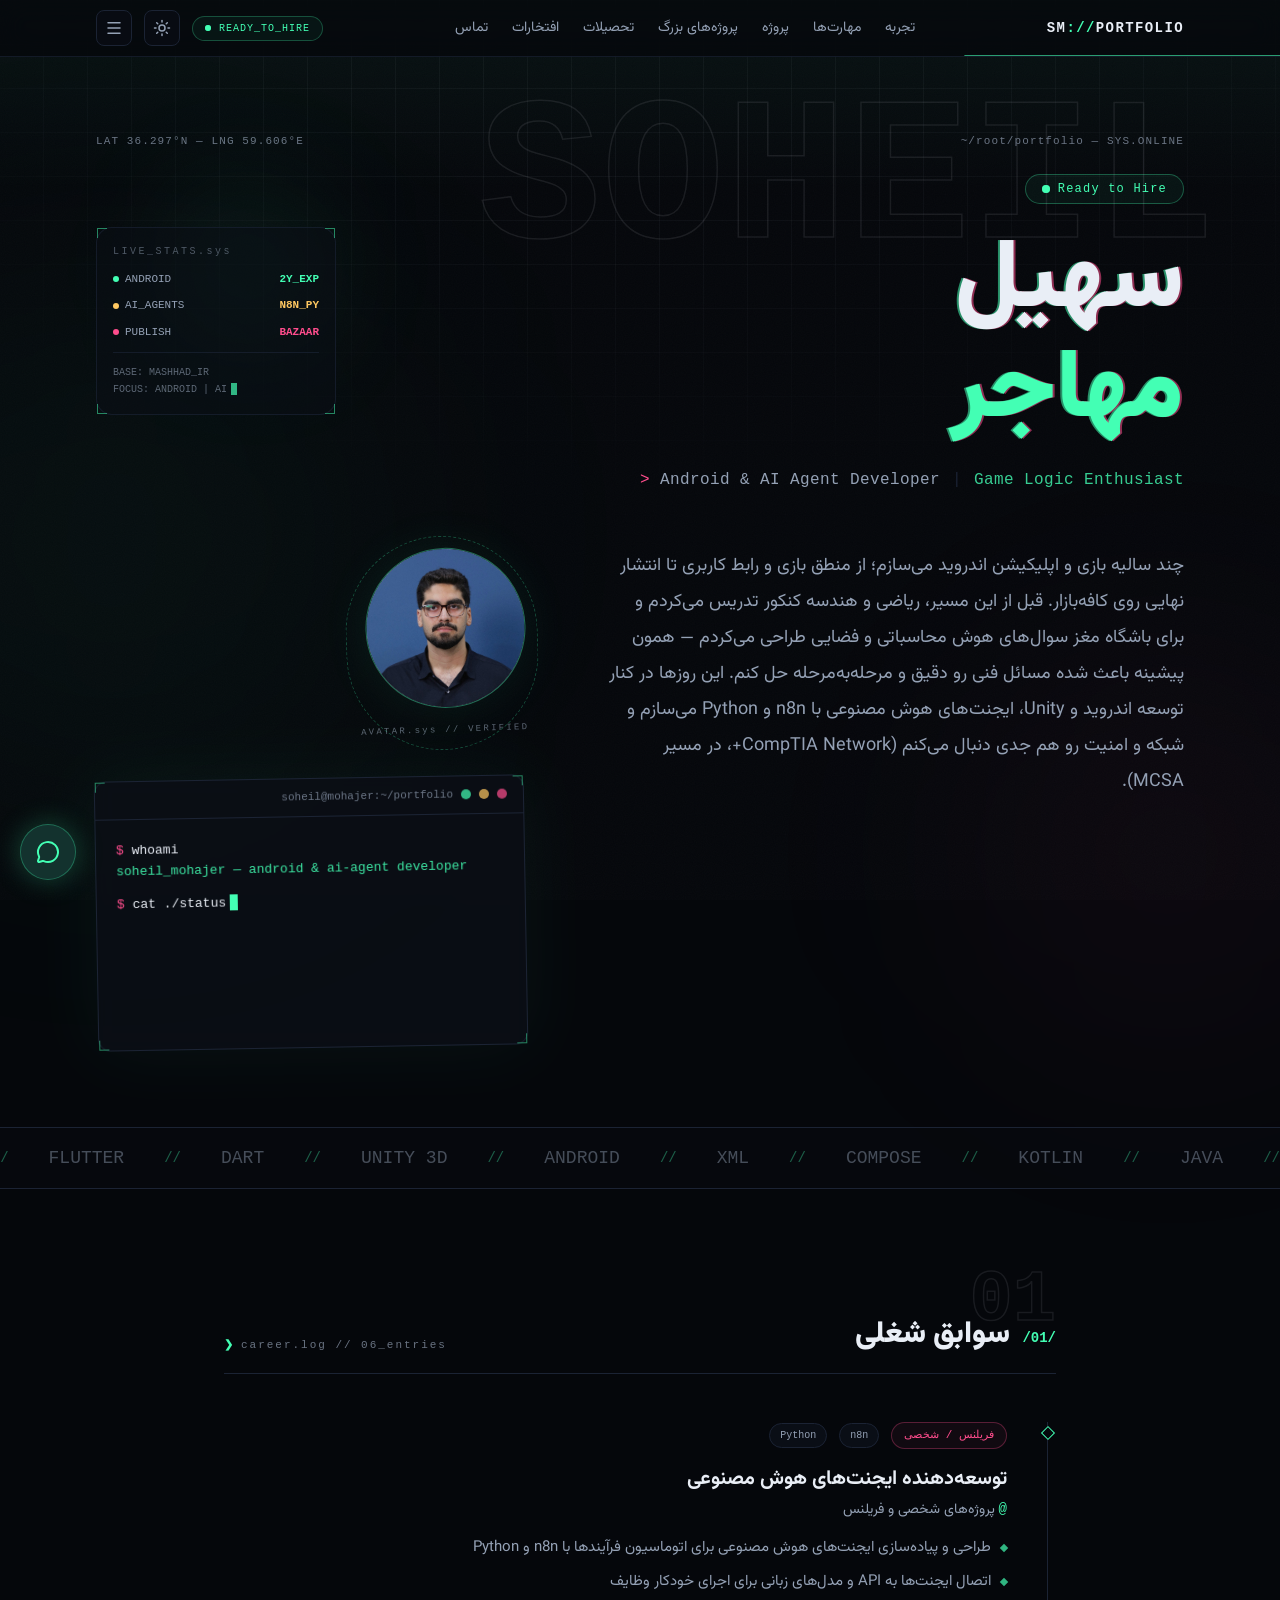
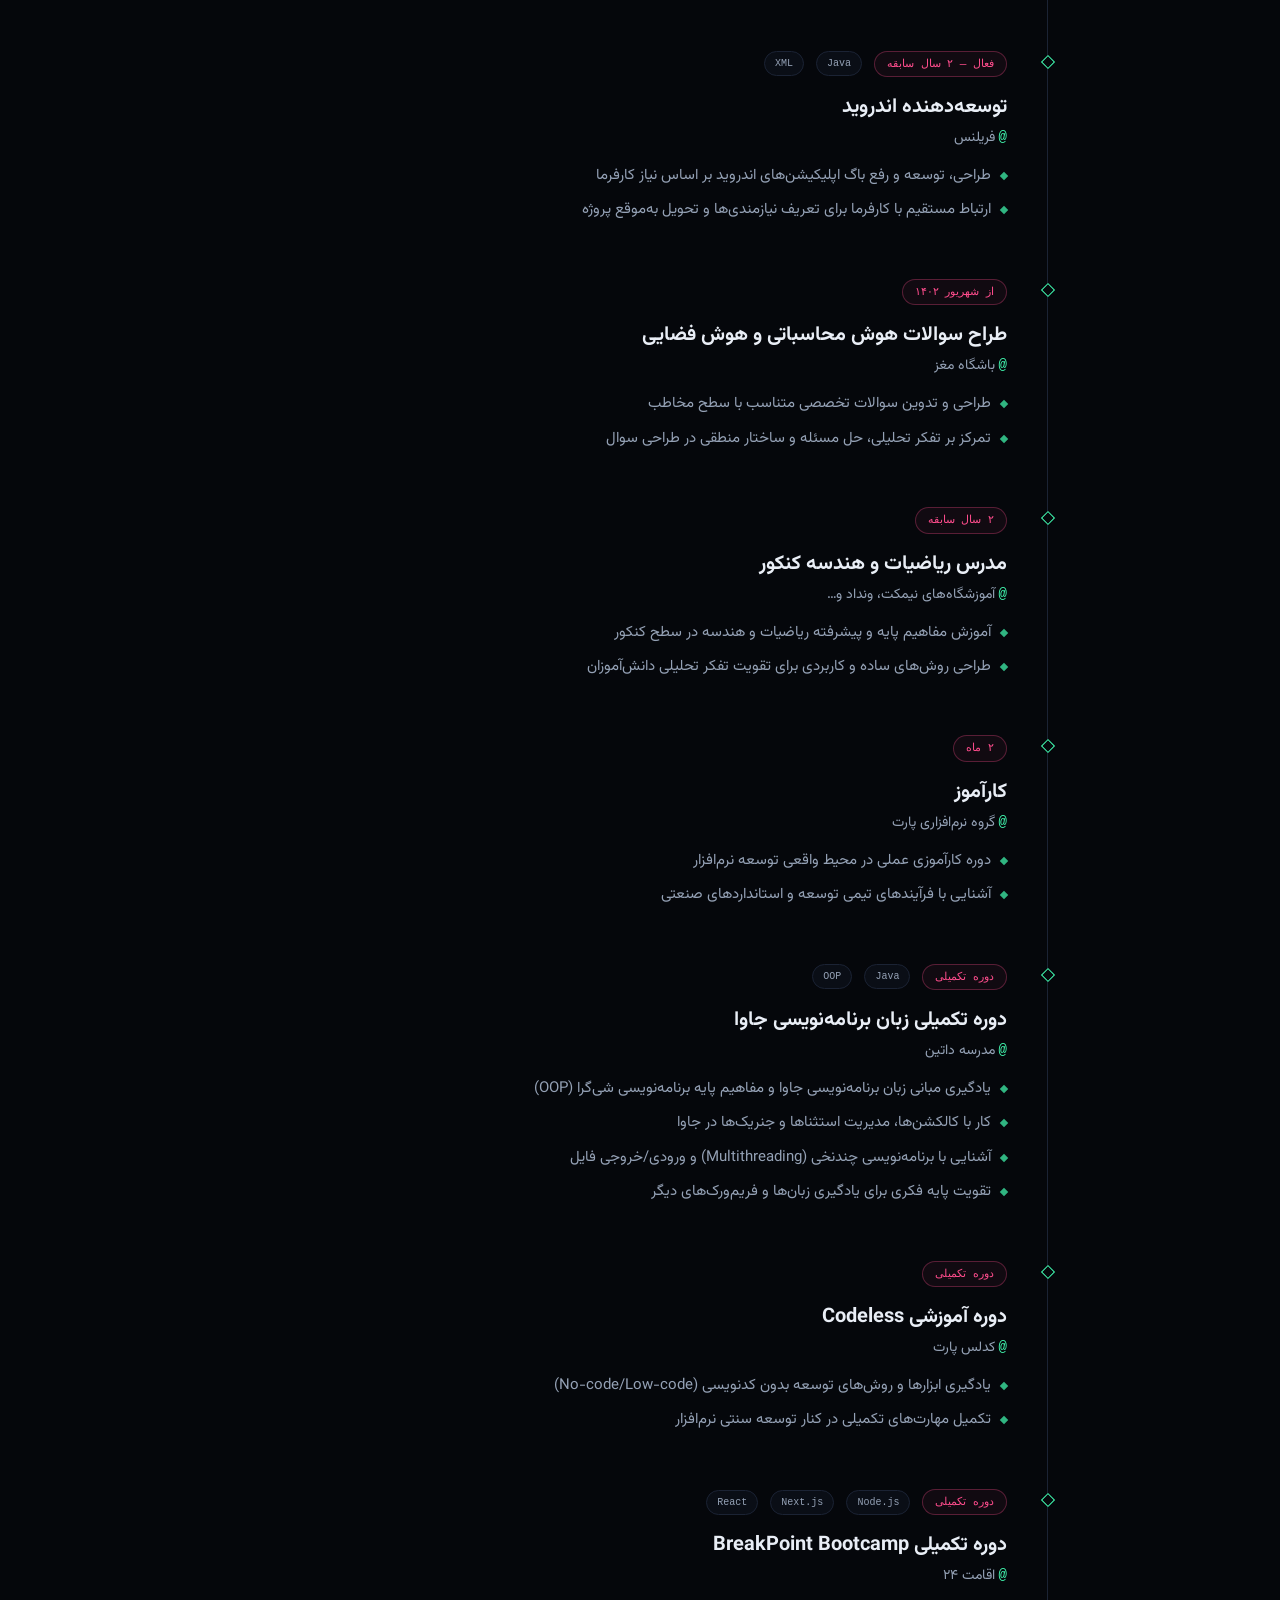
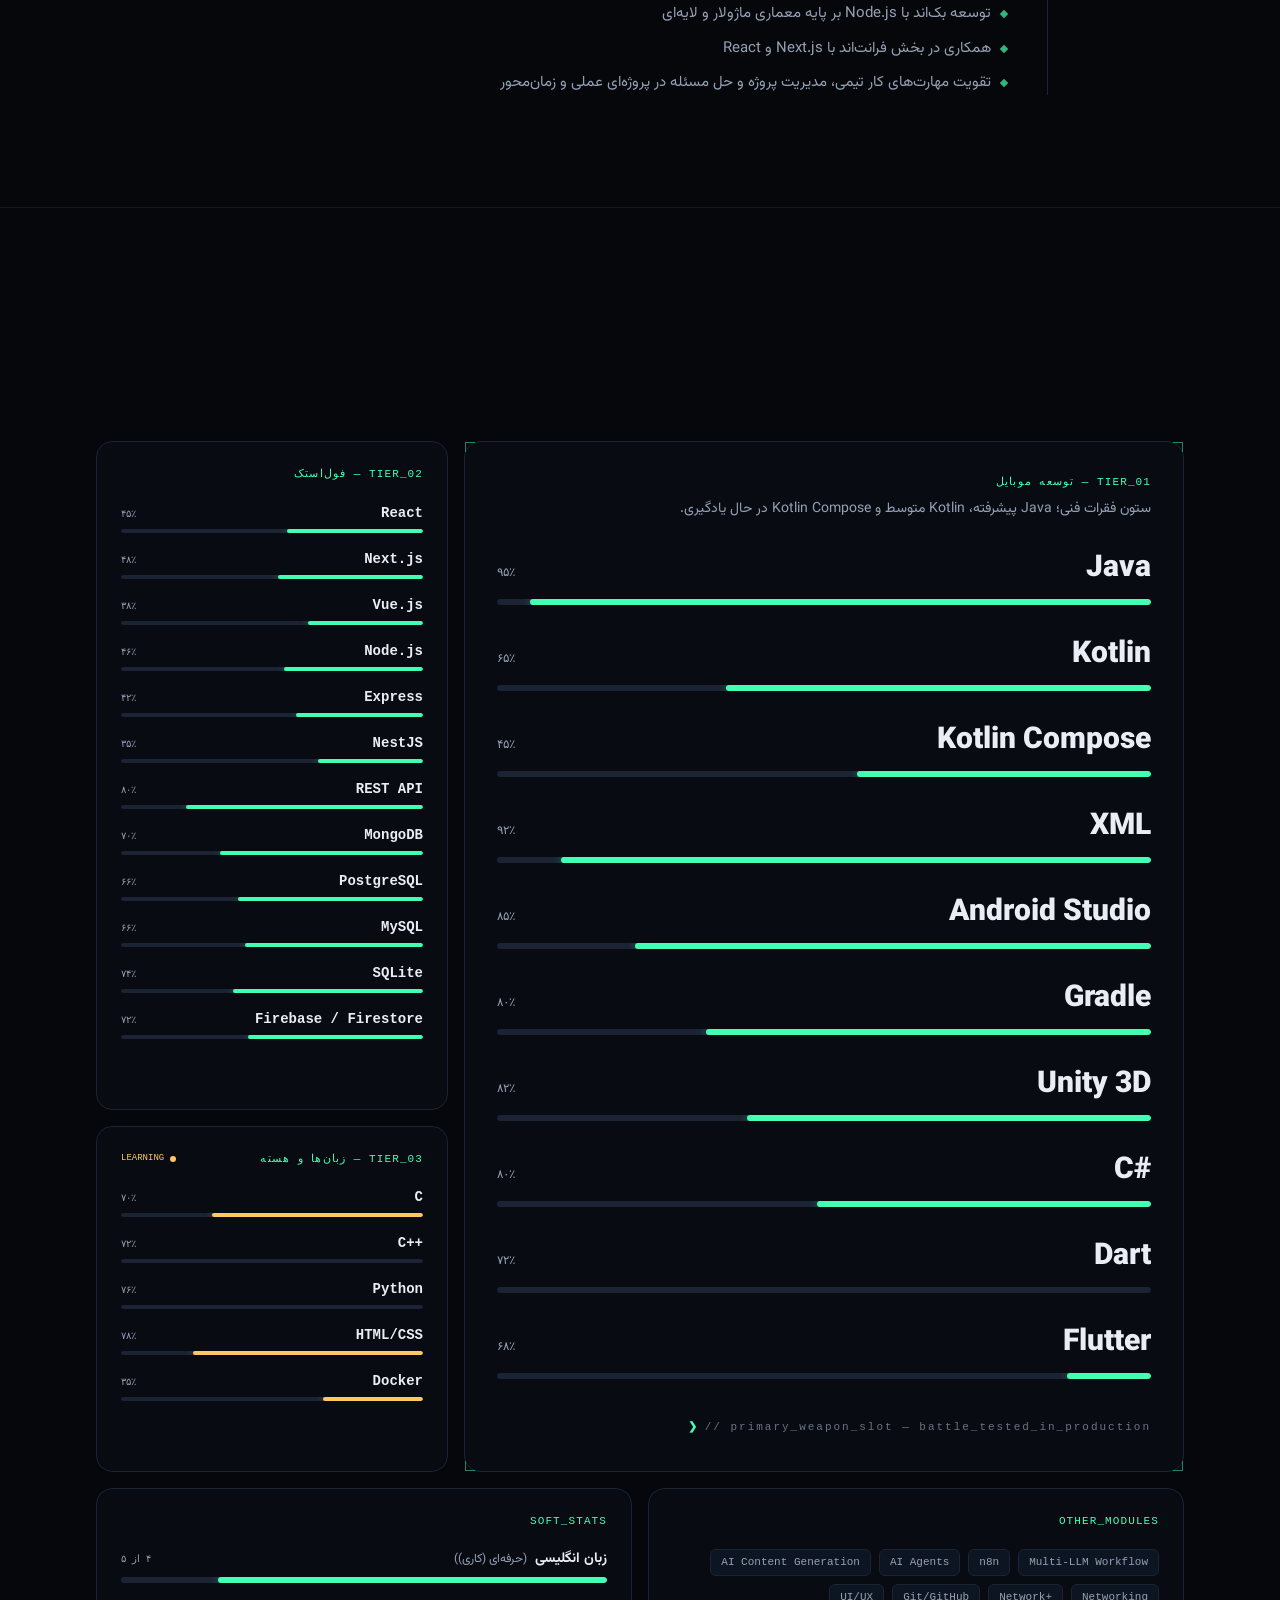
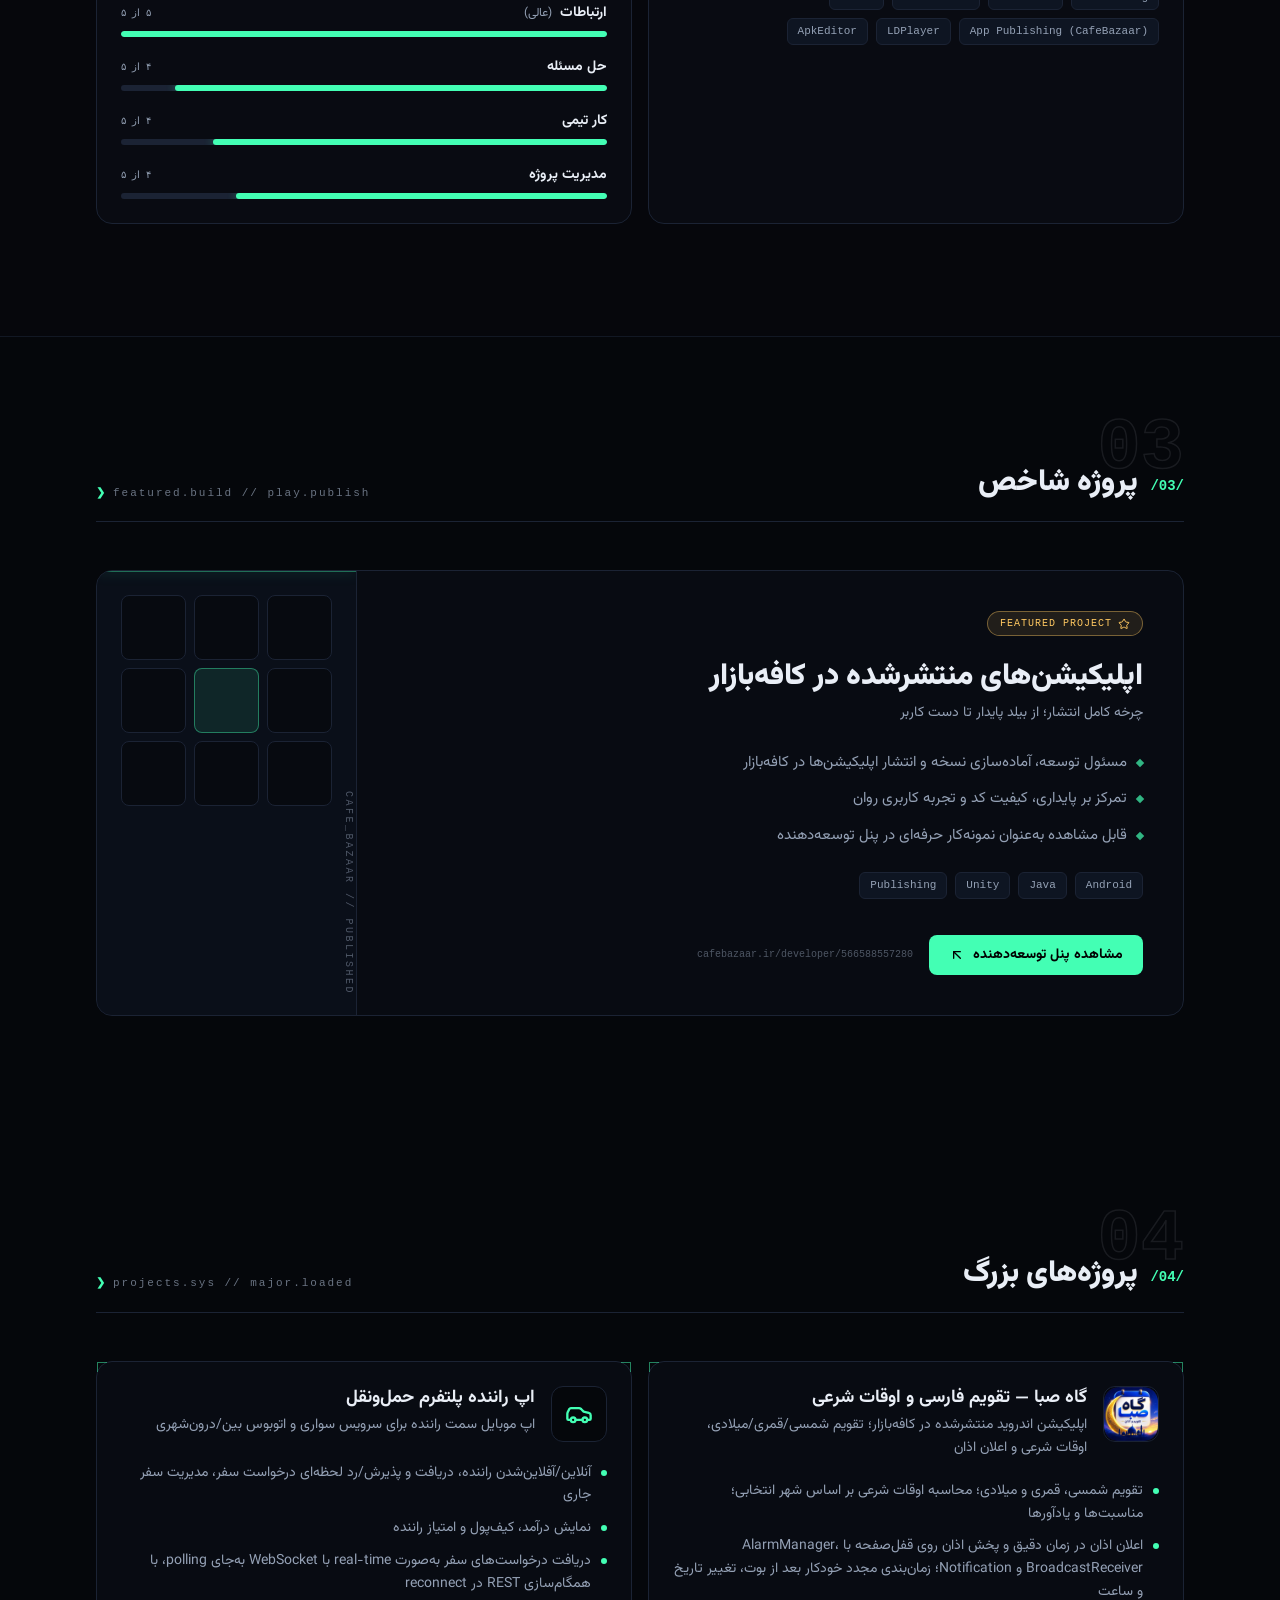
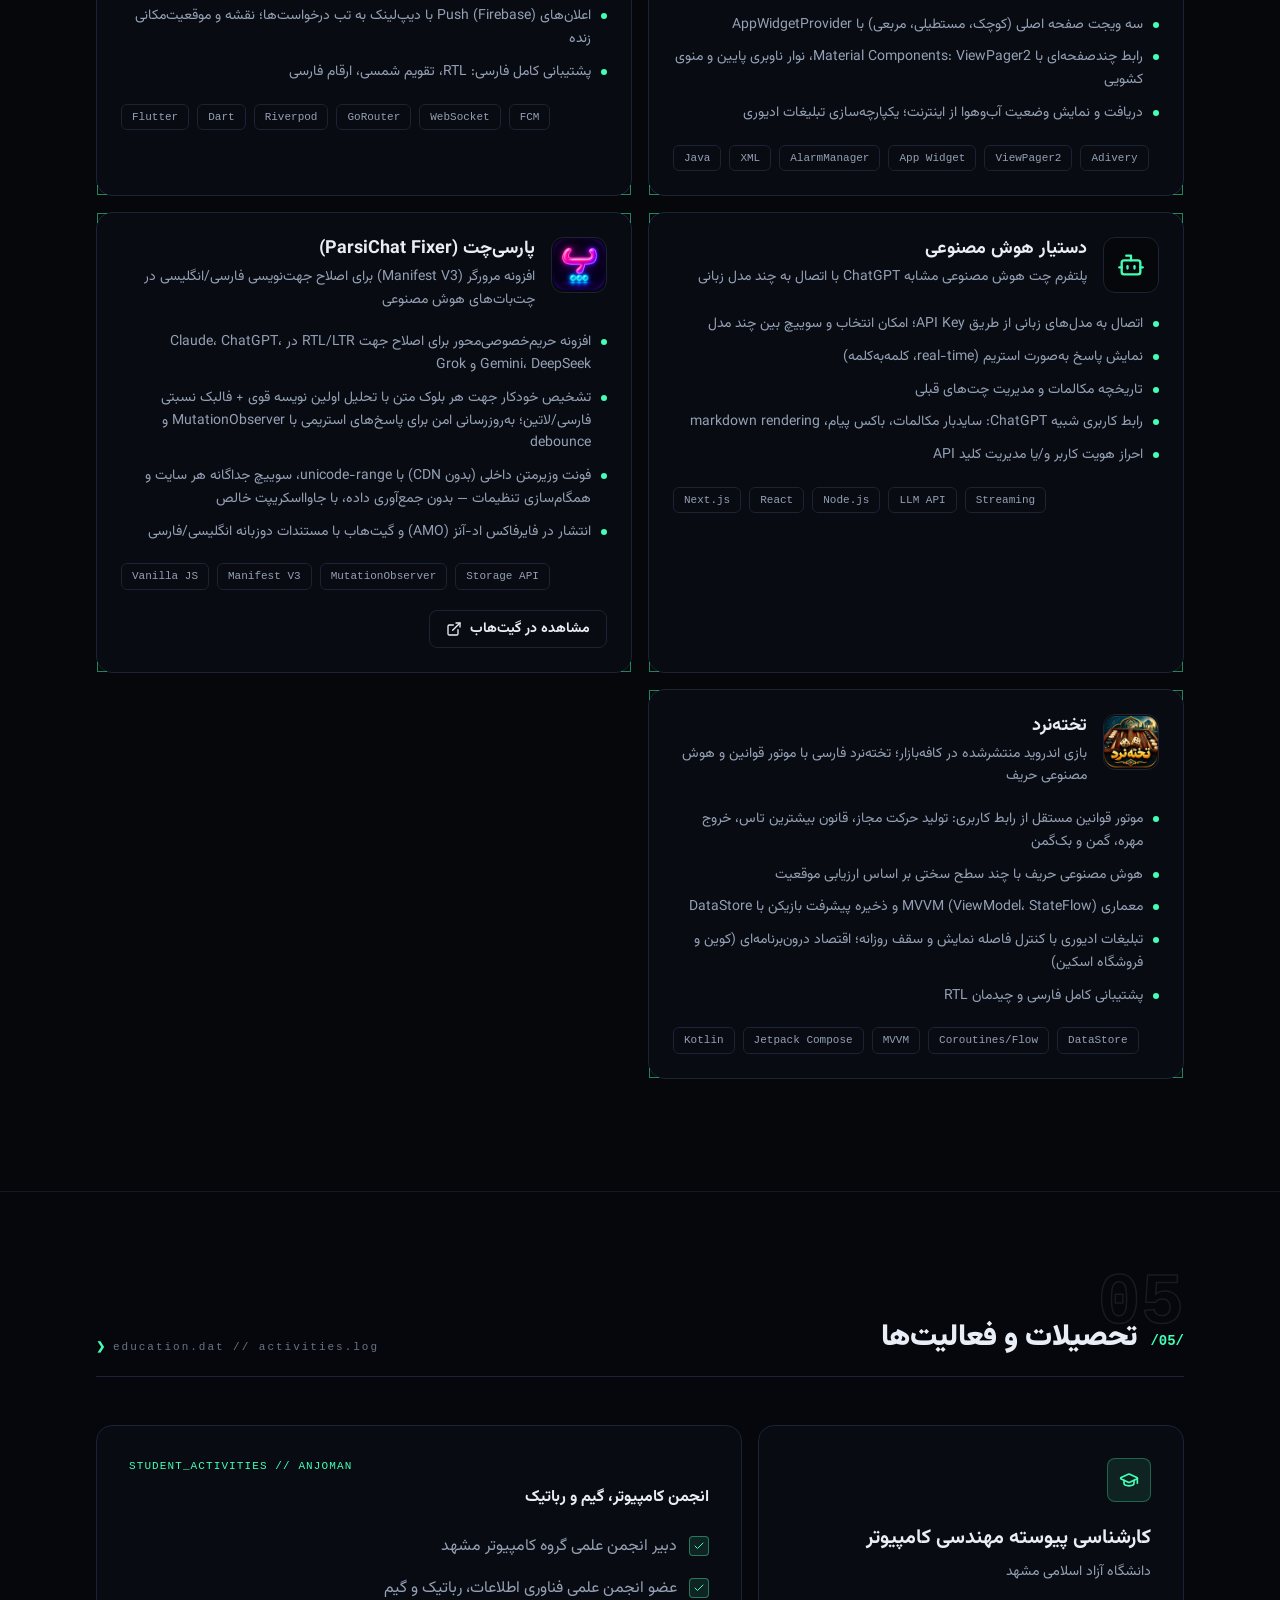
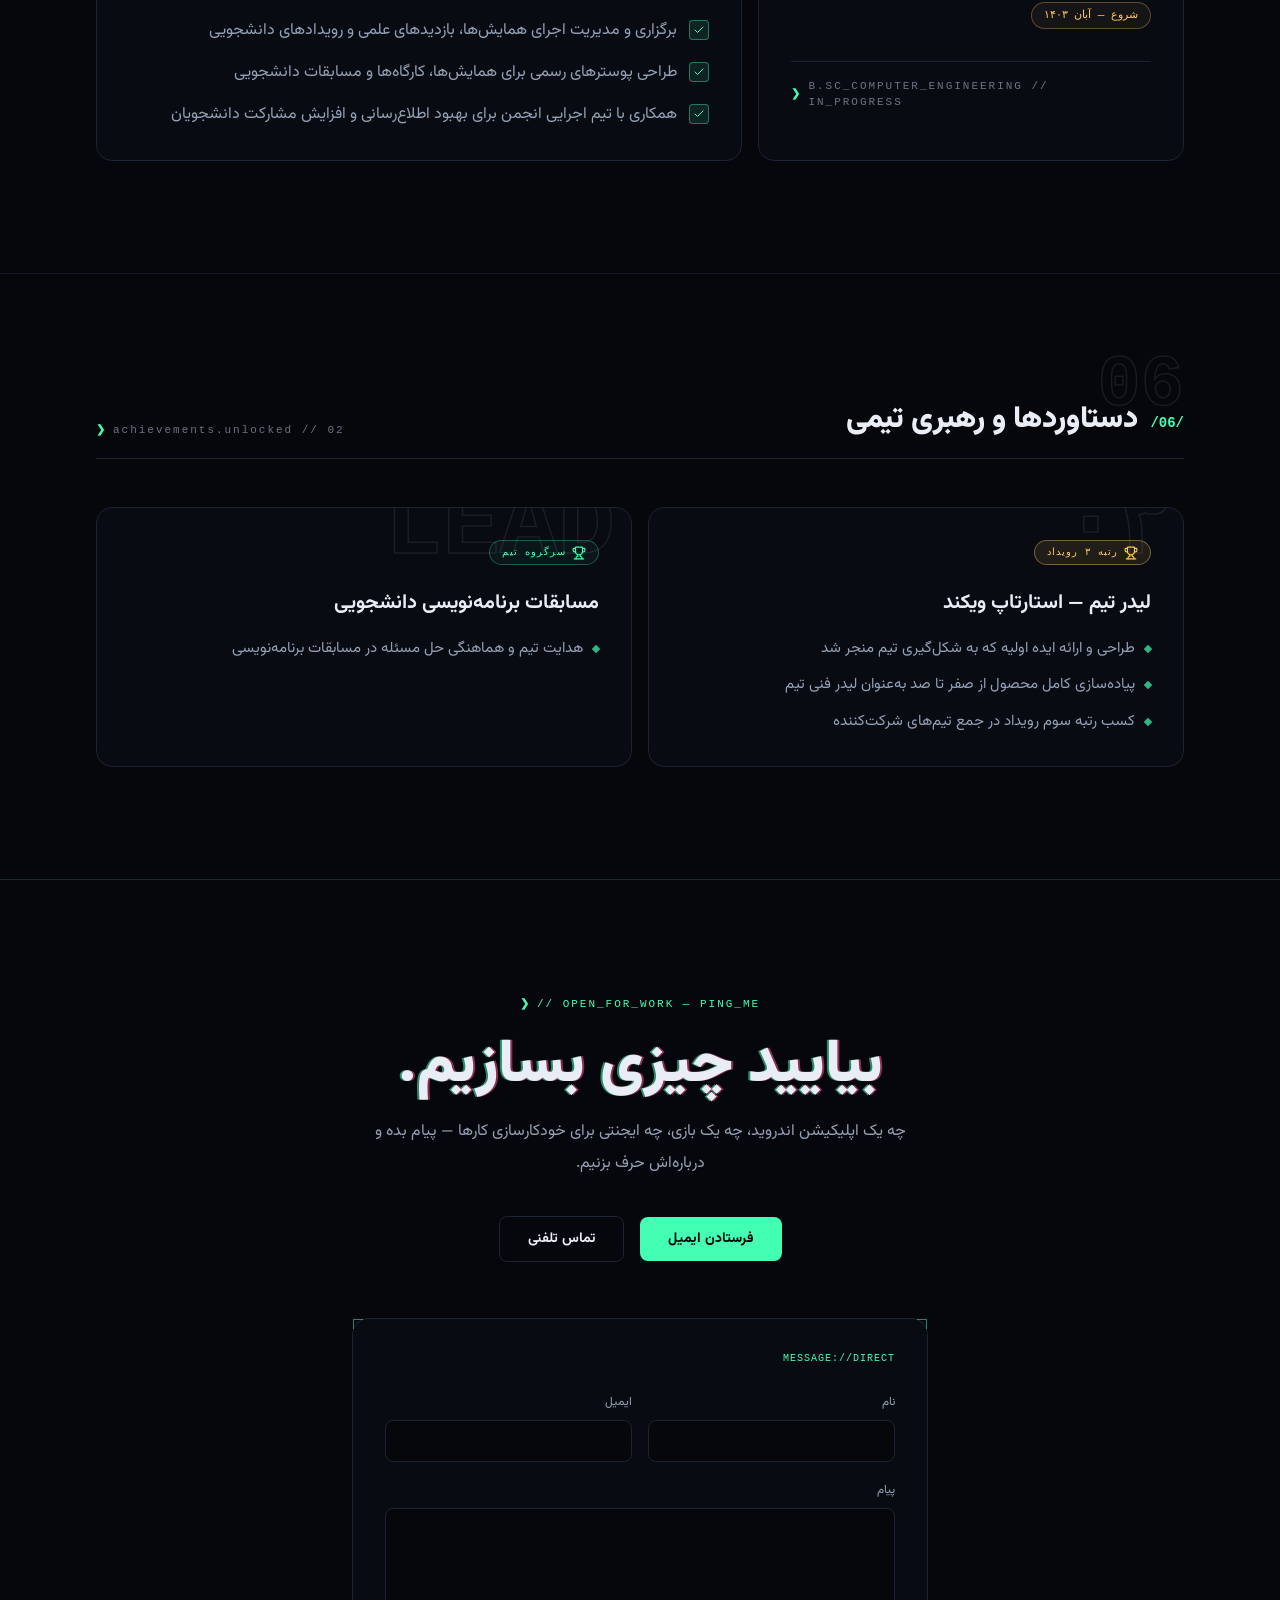
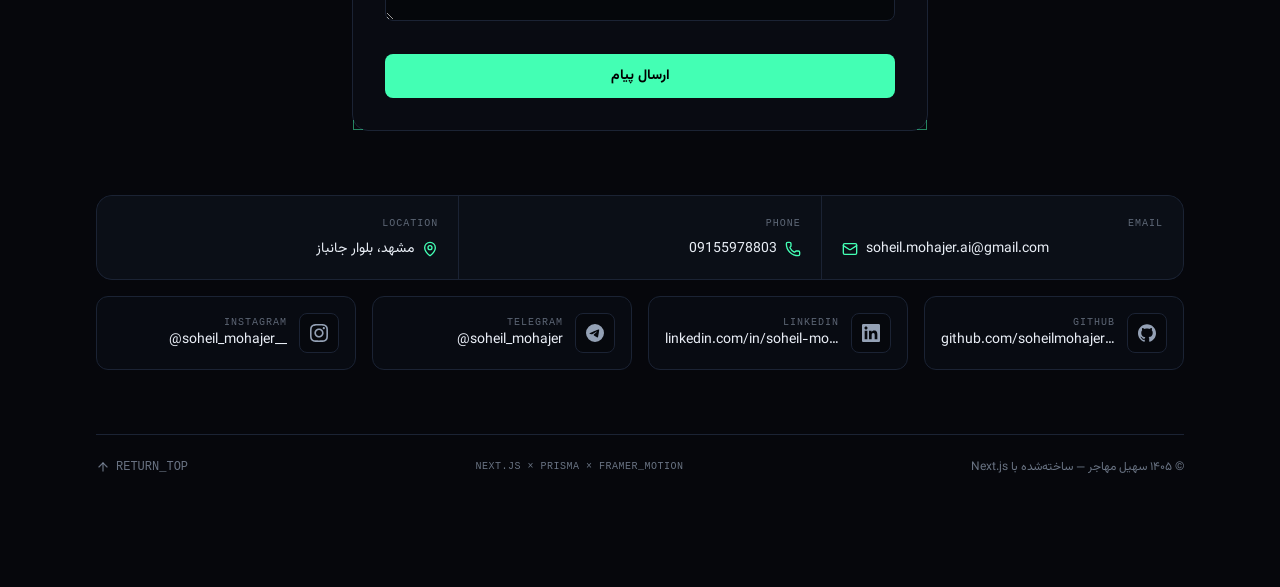
<file: index.html>
<!DOCTYPE html><html lang="fa" dir="rtl" class="h-full antialiased"><head><meta charSet="utf-8"/><link rel="preconnect" href="/" crossorigin=""/><meta name="viewport" content="width=device-width, initial-scale=1"/><link rel="preload" as="image" href="/avatar.jpg"/><link rel="stylesheet" href="/_next/static/chunks/0bn-gs876eywq.css" data-precedence="next"/><link rel="preload" as="script" fetchPriority="low" href="/_next/static/chunks/3s6nzrbk-8mnv.js"/><script src="/_next/static/chunks/2tswzwt7g9k6a.js" async=""></script><script src="/_next/static/chunks/11pxbv08d7b0-.js" async=""></script><script src="/_next/static/chunks/32nqqb0jdv92y.js" async=""></script><script src="/_next/static/chunks/turbopack-0wpxcbz4vac8g.js" async=""></script><script src="/_next/static/chunks/1bkfoqk279-ns.js" async="" crossorigin=""></script><script src="/_next/static/chunks/10xi46jf1j2-7.js" async="" crossorigin=""></script><script src="/_next/static/chunks/2rvhxis20ocy9.js" async="" crossorigin=""></script><meta name="theme-color" content="#05070b"/><title>سهیل مهاجر | توسعه‌دهنده اندروید و ایجنت هوش مصنوعی</title><meta name="description" content="پورتفولیوی سهیل مهاجر — توسعه‌دهنده اندروید (Java/Kotlin/Unity) و سازنده ایجنت‌های هوش مصنوعی با n8n و Python؛ از منطق بازی و رابط کاربری تا انتشار نهایی در کافه‌بازار."/><link rel="author" href="https://soheilmohajer.ir"/><meta name="author" content="سهیل مهاجر"/><meta name="keywords" content="سهیل مهاجر,توسعه‌دهنده اندروید,ایجنت هوش مصنوعی,برنامه‌نویسی بازی,Unity,Android Developer,AI Agent Developer,n8n,کافه بازار"/><meta name="robots" content="index, follow"/><meta property="og:title" content="سهیل مهاجر | Android &amp; AI Agent Developer"/><meta property="og:description" content="ساخت بازی و اپلیکیشن اندروید، طراحی ایجنت‌های هوش مصنوعی و انتشار محصول در کافه‌بازار."/><meta property="og:url" content="https://soheilmohajer.ir"/><meta property="og:site_name" content="سهیل مهاجر"/><meta property="og:locale" content="fa_IR"/><meta property="og:type" content="website"/><meta name="twitter:card" content="summary"/><meta name="twitter:title" content="سهیل مهاجر | Android &amp; AI Agent Developer"/><meta name="twitter:description" content="توسعه اندروید، Unity و ایجنت‌های هوش مصنوعی — مشهد، ایران."/><link rel="icon" href="/icon.svg?icon.3flq9i3ko7ub7.svg" sizes="any" type="image/svg+xml"/><script>
try {
  // Single-theme site (default neon): clear any previously saved custom theme.
  localStorage.removeItem("sm_theme");
  document.documentElement.removeAttribute("data-theme");
  var m = localStorage.getItem("sm_mode");
  if (m) document.documentElement.setAttribute("data-mode", m);
  var savedLang = localStorage.getItem("lang");
  if (savedLang === "fa" || savedLang === "en" || savedLang === "ar") {
    document.documentElement.lang = savedLang;
    document.documentElement.dir = savedLang === "en" ? "ltr" : "rtl";
  }
} catch (e) {}
</script><script src="/_next/static/chunks/0cz1d0mv5g_q7.js" noModule=""></script></head><body class="min-h-screen overflow-x-hidden bg-void font-sans text-mist"><div hidden=""><!--$--><!--/$--></div><div aria-hidden="true" class="pointer-events-none fixed inset-0 z-0 print:hidden"><div class="grid-lines absolute inset-0"></div><div class="noise-layer absolute inset-0 opacity-[0.05] mix-blend-overlay"></div><div class="absolute inset-x-0 top-0 h-48 bg-gradient-to-b from-neon/[0.05] to-transparent"></div><div class="absolute bottom-[-10rem] start-[-6rem] size-[26rem] rounded-full bg-flare/[0.04] blur-[120px]"></div><div class="absolute end-[-8rem] top-1/3 size-[30rem] rounded-full bg-neon/[0.05] blur-[140px]"></div></div><header class="sticky top-0 z-50 border-b border-line/70 bg-void/70 backdrop-blur-md print:hidden"><div class="mx-auto flex h-14 w-full max-w-6xl items-center justify-between gap-4 px-5 sm:px-8"><a class="font-mono text-sm font-bold tracking-widest" href="/">SM<span class="text-neon">://</span>PORTFOLIO</a><nav class="hidden items-center gap-6 md:flex"><a href="#experience" class="text-sm text-fog transition-colors hover:text-neon">تجربه</a><a href="#skills" class="text-sm text-fog transition-colors hover:text-neon">مهارت‌ها</a><a href="#projects" class="text-sm text-fog transition-colors hover:text-neon">پروژه</a><a href="#major-projects" class="text-sm text-fog transition-colors hover:text-neon">پروژه‌های بزرگ</a><a href="#education" class="text-sm text-fog transition-colors hover:text-neon">تحصیلات</a><a href="#achievements" class="text-sm text-fog transition-colors hover:text-neon">افتخارات</a><a href="#contact" class="text-sm text-fog transition-colors hover:text-neon">تماس</a></nav><div class="flex items-center gap-3"><span dir="ltr" class="hidden items-center gap-2 rounded-full border border-neon/25 bg-neon/5 px-3 py-1 font-mono text-[10px] tracking-widest text-neon sm:inline-flex"><span class="relative flex size-1.5"><span class="absolute inline-flex h-full w-full animate-ping rounded-full bg-neon opacity-60"></span><span class="relative inline-flex size-1.5 rounded-full bg-neon"></span></span>READY_TO_HIRE</span><button type="button" aria-label="روشن کردن حالت روز" title="روشن کردن حالت روز" class="inline-flex size-9 shrink-0 items-center justify-center rounded-lg border border-line bg-panel/70 text-fog transition-colors hover:border-neon/40 hover:text-neon"><svg xmlns="http://www.w3.org/2000/svg" width="24" height="24" viewBox="0 0 24 24" fill="none" stroke="currentColor" stroke-width="2" stroke-linecap="round" stroke-linejoin="round" class="lucide lucide-sun size-4.5" aria-hidden="true"><circle cx="12" cy="12" r="4"></circle><path d="M12 2v2"></path><path d="M12 20v2"></path><path d="m4.93 4.93 1.41 1.41"></path><path d="m17.66 17.66 1.41 1.41"></path><path d="M2 12h2"></path><path d="M20 12h2"></path><path d="m6.34 17.66-1.41 1.41"></path><path d="m19.07 4.93-1.41 1.41"></path></svg></button><button type="button" aria-label="باز کردن منو" class="inline-flex size-9 shrink-0 items-center justify-center rounded-lg border border-line bg-panel/70 text-fog transition-colors hover:border-neon/40 hover:text-neon"><svg xmlns="http://www.w3.org/2000/svg" width="24" height="24" viewBox="0 0 24 24" fill="none" stroke="currentColor" stroke-width="2" stroke-linecap="round" stroke-linejoin="round" class="lucide lucide-menu size-4.5" aria-hidden="true"><path d="M4 5h16"></path><path d="M4 12h16"></path><path d="M4 19h16"></path></svg></button></div></div><nav class="flex gap-5 overflow-x-auto px-5 pb-2 font-mono text-xs text-fog md:hidden [&amp;::-webkit-scrollbar]:hidden"><a href="#experience" class="shrink-0 hover:text-neon">تجربه</a><a href="#skills" class="shrink-0 hover:text-neon">مهارت‌ها</a><a href="#projects" class="shrink-0 hover:text-neon">پروژه</a><a href="#major-projects" class="shrink-0 hover:text-neon">پروژه‌های بزرگ</a><a href="#education" class="shrink-0 hover:text-neon">تحصیلات</a><a href="#achievements" class="shrink-0 hover:text-neon">افتخارات</a><a href="#contact" class="shrink-0 hover:text-neon">تماس</a></nav><div class="absolute bottom-0 start-0 h-px w-full origin-right bg-neon/60" style="transform:scaleX(0)"></div></header><main class="relative z-10"><section class="relative overflow-hidden pb-20 pt-8 sm:pt-12"><div class="relative mx-auto w-full max-w-6xl px-5 sm:px-8"><div aria-hidden="true" class="text-outline pointer-events-none absolute -top-6 start-0 select-none font-mono text-[clamp(4rem,16vw,13rem)] font-black leading-none print:hidden">SOHEIL</div><div class="relative flex flex-wrap items-center justify-between gap-3 pt-7 font-mono text-[11px] tracking-widest text-fog/70"><span dir="ltr">~/root/portfolio — SYS.ONLINE</span><span dir="ltr">LAT 36.297°N — LNG 59.606°E</span></div><div class="lg:flex lg:items-center lg:justify-between lg:gap-10"><div class="min-w-0"><div style="opacity:0;transform:translateY(28px)"><span dir="ltr" class="mt-6 inline-flex items-center gap-2 rounded-full border border-neon/30 bg-neon/5 px-4 py-1.5"><span class="relative flex size-2"><span class="absolute inline-flex h-full w-full animate-ping rounded-full bg-neon opacity-60"></span><span class="relative inline-flex size-2 rounded-full bg-neon"></span></span><span class="font-mono text-xs tracking-widest text-neon">Ready to Hire</span></span></div><div style="opacity:0;transform:translateY(28px)"><h1 class="chromatic relative mt-6 text-5xl font-black leading-[1.15] sm:text-7xl lg:text-8xl">سهیل<br/><span class="text-neon">مهاجر</span></h1></div><div style="opacity:0;transform:translateY(28px)"><p dir="ltr" class="mt-5 text-right font-mono text-sm tracking-wide text-fog sm:text-base"><span class="text-flare">&gt;</span> Android &amp; AI Agent Developer<span class="mx-3 text-line">|</span><span class="text-neon/80">Game Logic Enthusiast</span></p></div></div><div aria-hidden="true" dir="ltr" class="pointer-events-none relative hidden w-60 shrink-0 select-none lg:block print:hidden"><div class="absolute -top-8 end-4 size-36 rounded-full bg-neon/10 blur-3xl"></div><div class="relative animate-float rounded-2xl border border-line/70 bg-panel/50 p-4"><span aria-hidden="true" class="pointer-events-none absolute size-2.5 border-neon/50 start-0 top-0 border-s border-t "></span><span aria-hidden="true" class="pointer-events-none absolute size-2.5 border-neon/50 end-0 top-0 border-e border-t "></span><span aria-hidden="true" class="pointer-events-none absolute size-2.5 border-neon/50 bottom-0 start-0 border-b border-s "></span><span aria-hidden="true" class="pointer-events-none absolute size-2.5 border-neon/50 bottom-0 end-0 border-b border-e "></span><p class="font-mono text-[10px] tracking-[0.25em] text-fog/50">LIVE_STATS.sys</p><ul class="mt-3 space-y-2.5 font-mono text-[11px]"><li class="flex items-center justify-between gap-2"><span class="flex items-center gap-1.5 text-fog"><span class="size-1.5 animate-pulse-soft rounded-full bg-neon"></span>ANDROID</span><span class="font-bold text-neon">2Y_EXP</span></li><li class="flex items-center justify-between gap-2"><span class="flex items-center gap-1.5 text-fog"><span class="size-1.5 animate-pulse-soft rounded-full bg-beam [animation-delay:0.7s]"></span>AI_AGENTS</span><span class="font-bold text-beam">N8N_PY</span></li><li class="flex items-center justify-between gap-2"><span class="flex items-center gap-1.5 text-fog"><span class="size-1.5 animate-pulse-soft rounded-full bg-flare [animation-delay:1.4s]"></span>PUBLISH</span><span class="font-bold text-flare">BAZAAR</span></li></ul><div class="my-3 border-t border-line/70"></div><p class="font-mono text-[10px] leading-relaxed text-fog/60">BASE: MASHHAD_IR<br/>FOCUS: ANDROID | AI<span class="ms-1 inline-block h-3 w-1.5 animate-blink bg-neon/70 align-middle"></span></p></div></div></div><div class="mt-14 grid min-w-0 items-start gap-10 lg:grid-cols-12"><div class="min-w-0 lg:col-span-7"><div style="opacity:0;transform:translateY(28px)"><p class="max-w-xl text-lg leading-loose text-fog">چند سالیه بازی و اپلیکیشن اندروید می‌سازم؛ از منطق بازی و رابط کاربری تا انتشار نهایی روی کافه‌بازار. قبل از این مسیر، ریاضی و هندسه کنکور تدریس می‌کردم و برای باشگاه مغز سوال‌های هوش محاسباتی و فضایی طراحی می‌کردم — همون پیشینه باعث شده مسائل فنی رو دقیق و مرحله‌به‌مرحله حل کنم. این روزها در کنار توسعه اندروید و Unity، ایجنت‌های هوش مصنوعی با n8n و Python می‌سازم و شبکه و امنیت رو هم جدی دنبال می‌کنم (CompTIA Network+، در مسیر MCSA).</p></div><div style="opacity:0;transform:translateY(28px)"><div class="mt-7 flex flex-wrap items-center gap-x-6 gap-y-3 text-sm text-fog"><span class="inline-flex items-center gap-2"><svg xmlns="http://www.w3.org/2000/svg" width="24" height="24" viewBox="0 0 24 24" fill="none" stroke="currentColor" stroke-width="2" stroke-linecap="round" stroke-linejoin="round" class="lucide lucide-map-pin size-4 text-neon" aria-hidden="true"><path d="M20 10c0 4.993-5.539 10.193-7.399 11.799a1 1 0 0 1-1.202 0C9.539 20.193 4 14.993 4 10a8 8 0 0 1 16 0"></path><circle cx="12" cy="10" r="3"></circle></svg>مشهد، بلوار جانباز</span><span class="inline-flex items-center gap-2"><svg xmlns="http://www.w3.org/2000/svg" width="24" height="24" viewBox="0 0 24 24" fill="none" stroke="currentColor" stroke-width="2" stroke-linecap="round" stroke-linejoin="round" class="lucide lucide-graduation-cap size-4 text-neon" aria-hidden="true"><path d="M21.42 10.922a1 1 0 0 0-.019-1.838L12.83 5.18a2 2 0 0 0-1.66 0L2.6 9.08a1 1 0 0 0 0 1.832l8.57 3.908a2 2 0 0 0 1.66 0z"></path><path d="M22 10v6"></path><path d="M6 12.5V16a6 3 0 0 0 12 0v-3.5"></path></svg>مهندسی کامپیوتر — دانشگاه آزاد مشهد</span></div></div><div style="opacity:0;transform:translateY(28px)"><div class="mt-9 flex flex-wrap items-center gap-4"><a href="mailto:soheil.mohajer.ai@gmail.com" class="rounded-lg bg-neon px-6 py-3 text-sm font-bold text-black transition hover:shadow-[0_0_32px_rgba(67,255,180,0.4)]">تماس با من</a><a href="#projects" class="inline-flex items-center gap-2 rounded-lg border border-line px-6 py-3 text-sm font-bold transition hover:border-neon/50 hover:text-neon">پروژه‌های من<svg xmlns="http://www.w3.org/2000/svg" width="24" height="24" viewBox="0 0 24 24" fill="none" stroke="currentColor" stroke-width="2" stroke-linecap="round" stroke-linejoin="round" class="lucide lucide-arrow-up-left size-4" aria-hidden="true"><path d="M7 17V7h10"></path><path d="M17 17 7 7"></path></svg></a><span dir="ltr" class="font-mono text-[10px] text-fog/50">// open_to: android | unity | ai-agents</span></div></div></div><div class="min-w-0 lg:col-span-5"><div style="opacity:0;transform:translateY(40px)"><div class="mb-10 w-fit -rotate-2"><div class="relative"><span aria-hidden="true" class="absolute -inset-3 animate-[spin_24s_linear_infinite] rounded-full border border-dashed border-neon/25"></span><div class="relative size-36 overflow-hidden rounded-full border border-neon/40 bg-panel shadow-[0_0_50px_rgba(67,255,180,0.08)] sm:size-40"><img alt="سهیل مهاجر" decoding="async" data-nimg="fill" class="object-cover" style="position:absolute;height:100%;width:100%;left:0;top:0;right:0;bottom:0;color:transparent" src="/avatar.jpg"/></div><p dir="ltr" class="mt-4 text-center font-mono text-[9px] tracking-[0.25em] text-fog/60">AVATAR.sys // VERIFIED</p></div></div></div><div style="opacity:0;transform:translateY(40px)"><div class="relative -rotate-1 rounded-xl border border-line bg-panel/80 shadow-[0_0_70px_rgba(67,255,180,0.05)] backdrop-blur"><span aria-hidden="true" class="pointer-events-none absolute size-2.5 border-neon/50 start-0 top-0 border-s border-t "></span><span aria-hidden="true" class="pointer-events-none absolute size-2.5 border-neon/50 end-0 top-0 border-e border-t "></span><span aria-hidden="true" class="pointer-events-none absolute size-2.5 border-neon/50 bottom-0 start-0 border-b border-s "></span><span aria-hidden="true" class="pointer-events-none absolute size-2.5 border-neon/50 bottom-0 end-0 border-b border-e "></span><div class="flex items-center gap-2 border-b border-line px-4 py-2.5"><span class="size-2.5 rounded-full bg-flare/70"></span><span class="size-2.5 rounded-full bg-beam/70"></span><span class="size-2.5 rounded-full bg-neon/70"></span><span dir="ltr" class="ms-auto font-mono text-[11px] text-fog/70">soheil@mohajer:~/portfolio</span></div><div dir="ltr" class="min-h-[230px] p-5 text-left font-mono text-[13px] leading-relaxed"><p><span class="text-flare">$</span> <span class="text-mist"></span><span class="ms-1 inline-block h-4 w-2 animate-blink bg-neon align-middle"></span></p></div></div></div></div></div></div></section><section aria-hidden="true" class="overflow-hidden border-y border-line bg-panel/30 py-4 print:hidden"><div class="flex w-max animate-marquee items-center gap-10 hover:[animation-play-state:paused]"><span dir="ltr" class="flex items-center gap-10"><span class="font-mono text-lg text-fog/45">JAVA</span><span class="font-mono text-sm text-neon/35">//</span></span><span dir="ltr" class="flex items-center gap-10"><span class="font-mono text-lg text-fog/45">KOTLIN</span><span class="font-mono text-sm text-neon/35">//</span></span><span dir="ltr" class="flex items-center gap-10"><span class="font-mono text-lg text-fog/45">COMPOSE</span><span class="font-mono text-sm text-neon/35">//</span></span><span dir="ltr" class="flex items-center gap-10"><span class="font-mono text-lg text-fog/45">XML</span><span class="font-mono text-sm text-neon/35">//</span></span><span dir="ltr" class="flex items-center gap-10"><span class="font-mono text-lg text-fog/45">ANDROID</span><span class="font-mono text-sm text-neon/35">//</span></span><span dir="ltr" class="flex items-center gap-10"><span class="font-mono text-lg text-fog/45">UNITY 3D</span><span class="font-mono text-sm text-neon/35">//</span></span><span dir="ltr" class="flex items-center gap-10"><span class="font-mono text-lg text-fog/45">DART</span><span class="font-mono text-sm text-neon/35">//</span></span><span dir="ltr" class="flex items-center gap-10"><span class="font-mono text-lg text-fog/45">FLUTTER</span><span class="font-mono text-sm text-neon/35">//</span></span><span dir="ltr" class="flex items-center gap-10"><span class="font-mono text-lg text-fog/45">REACT</span><span class="font-mono text-sm text-neon/35">//</span></span><span dir="ltr" class="flex items-center gap-10"><span class="font-mono text-lg text-fog/45">NEXT.JS</span><span class="font-mono text-sm text-neon/35">//</span></span><span dir="ltr" class="flex items-center gap-10"><span class="font-mono text-lg text-fog/45">NODE.JS</span><span class="font-mono text-sm text-neon/35">//</span></span><span dir="ltr" class="flex items-center gap-10"><span class="font-mono text-lg text-fog/45">REST API</span><span class="font-mono text-sm text-neon/35">//</span></span><span dir="ltr" class="flex items-center gap-10"><span class="font-mono text-lg text-fog/45">PYTHON</span><span class="font-mono text-sm text-neon/35">//</span></span><span dir="ltr" class="flex items-center gap-10"><span class="font-mono text-lg text-fog/45">N8N</span><span class="font-mono text-sm text-neon/35">//</span></span><span dir="ltr" class="flex items-center gap-10"><span class="font-mono text-lg text-fog/45">AI AGENTS</span><span class="font-mono text-sm text-neon/35">//</span></span><span dir="ltr" class="flex items-center gap-10"><span class="font-mono text-lg text-fog/45">NETWORK+</span><span class="font-mono text-sm text-neon/35">//</span></span><span dir="ltr" class="flex items-center gap-10"><span class="font-mono text-lg text-fog/45">APP PUBLISHING</span><span class="font-mono text-sm text-neon/35">//</span></span><span dir="ltr" class="flex items-center gap-10"><span class="font-mono text-lg text-fog/45">PROBLEM SOLVING</span><span class="font-mono text-sm text-neon/35">//</span></span><span dir="ltr" class="flex items-center gap-10"><span class="font-mono text-lg text-fog/45">JAVA</span><span class="font-mono text-sm text-neon/35">//</span></span><span dir="ltr" class="flex items-center gap-10"><span class="font-mono text-lg text-fog/45">KOTLIN</span><span class="font-mono text-sm text-neon/35">//</span></span><span dir="ltr" class="flex items-center gap-10"><span class="font-mono text-lg text-fog/45">COMPOSE</span><span class="font-mono text-sm text-neon/35">//</span></span><span dir="ltr" class="flex items-center gap-10"><span class="font-mono text-lg text-fog/45">XML</span><span class="font-mono text-sm text-neon/35">//</span></span><span dir="ltr" class="flex items-center gap-10"><span class="font-mono text-lg text-fog/45">ANDROID</span><span class="font-mono text-sm text-neon/35">//</span></span><span dir="ltr" class="flex items-center gap-10"><span class="font-mono text-lg text-fog/45">UNITY 3D</span><span class="font-mono text-sm text-neon/35">//</span></span><span dir="ltr" class="flex items-center gap-10"><span class="font-mono text-lg text-fog/45">DART</span><span class="font-mono text-sm text-neon/35">//</span></span><span dir="ltr" class="flex items-center gap-10"><span class="font-mono text-lg text-fog/45">FLUTTER</span><span class="font-mono text-sm text-neon/35">//</span></span><span dir="ltr" class="flex items-center gap-10"><span class="font-mono text-lg text-fog/45">REACT</span><span class="font-mono text-sm text-neon/35">//</span></span><span dir="ltr" class="flex items-center gap-10"><span class="font-mono text-lg text-fog/45">NEXT.JS</span><span class="font-mono text-sm text-neon/35">//</span></span><span dir="ltr" class="flex items-center gap-10"><span class="font-mono text-lg text-fog/45">NODE.JS</span><span class="font-mono text-sm text-neon/35">//</span></span><span dir="ltr" class="flex items-center gap-10"><span class="font-mono text-lg text-fog/45">REST API</span><span class="font-mono text-sm text-neon/35">//</span></span><span dir="ltr" class="flex items-center gap-10"><span class="font-mono text-lg text-fog/45">PYTHON</span><span class="font-mono text-sm text-neon/35">//</span></span><span dir="ltr" class="flex items-center gap-10"><span class="font-mono text-lg text-fog/45">N8N</span><span class="font-mono text-sm text-neon/35">//</span></span><span dir="ltr" class="flex items-center gap-10"><span class="font-mono text-lg text-fog/45">AI AGENTS</span><span class="font-mono text-sm text-neon/35">//</span></span><span dir="ltr" class="flex items-center gap-10"><span class="font-mono text-lg text-fog/45">NETWORK+</span><span class="font-mono text-sm text-neon/35">//</span></span><span dir="ltr" class="flex items-center gap-10"><span class="font-mono text-lg text-fog/45">APP PUBLISHING</span><span class="font-mono text-sm text-neon/35">//</span></span><span dir="ltr" class="flex items-center gap-10"><span class="font-mono text-lg text-fog/45">PROBLEM SOLVING</span><span class="font-mono text-sm text-neon/35">//</span></span></div></section><section id="experience" class="scroll-mt-28 overflow-hidden py-20 sm:py-28"><div class="mx-auto w-full max-w-4xl px-5 sm:px-8"><div style="opacity:0;transform:translateY(28px)"><div class="relative mb-12 border-b border-line pb-5"><span aria-hidden="true" class="text-outline pointer-events-none absolute -top-9 start-0 select-none font-mono text-7xl font-black leading-none">01</span><div class="relative flex flex-wrap items-end justify-between gap-3 pt-4"><h2 class="text-2xl font-black sm:text-3xl"><span class="me-3 font-mono text-sm font-bold text-neon">/<!-- -->01<!-- -->/</span>سوابق شغلی</h2><span dir="ltr" class="inline-flex items-center gap-1.5 font-mono text-[11px] tracking-[0.18em] text-fog/70 "><span aria-hidden="true" class="font-bold text-neon">❯</span><span>career.log // 06_entries</span></span></div></div></div><ol class="relative ms-2 border-s border-line"><li class="relative pb-14 ps-8 last:pb-0 sm:ps-10"><span aria-hidden="true" class="absolute -start-[6px] top-1.5 size-2.5 rotate-45 border border-neon bg-void"></span><div style="opacity:0;transform:translateY(28px)"><div class="flex flex-wrap items-center gap-x-3 gap-y-2"><span class="inline-flex items-center rounded-full border border-flare/30 bg-flare/5 px-3 py-1 font-mono text-[11px] text-flare">فریلنس / شخصی</span><span dir="ltr" class="rounded-full border border-line bg-panel px-2.5 py-1 font-mono text-[10px] text-fog">n8n</span><span dir="ltr" class="rounded-full border border-line bg-panel px-2.5 py-1 font-mono text-[10px] text-fog">Python</span></div><h3 class="mt-4 text-lg font-bold sm:text-xl">توسعه‌دهنده ایجنت‌های هوش مصنوعی</h3><p class="mt-1.5 text-sm text-fog"><span class="font-mono text-neon">@</span> <!-- -->پروژه‌های شخصی و فریلنس</p><ul class="mt-4 space-y-2.5"><li class="flex gap-2.5 text-[15px] leading-relaxed text-fog"><span aria-hidden="true" class="mt-[9px] size-1.5 shrink-0 rotate-45 bg-neon/70"></span>طراحی و پیاده‌سازی ایجنت‌های هوش مصنوعی برای اتوماسیون فرآیندها با n8n و Python</li><li class="flex gap-2.5 text-[15px] leading-relaxed text-fog"><span aria-hidden="true" class="mt-[9px] size-1.5 shrink-0 rotate-45 bg-neon/70"></span>اتصال ایجنت‌ها به API و مدل‌های زبانی برای اجرای خودکار وظایف</li></ul></div></li><li class="relative pb-14 ps-8 last:pb-0 sm:ps-10"><span aria-hidden="true" class="absolute -start-[6px] top-1.5 size-2.5 rotate-45 border border-neon bg-void"></span><div style="opacity:0;transform:translateY(28px)"><div class="flex flex-wrap items-center gap-x-3 gap-y-2"><span class="inline-flex items-center rounded-full border border-flare/30 bg-flare/5 px-3 py-1 font-mono text-[11px] text-flare">فعال — ۲ سال سابقه</span><span dir="ltr" class="rounded-full border border-line bg-panel px-2.5 py-1 font-mono text-[10px] text-fog">Java</span><span dir="ltr" class="rounded-full border border-line bg-panel px-2.5 py-1 font-mono text-[10px] text-fog">XML</span></div><h3 class="mt-4 text-lg font-bold sm:text-xl">توسعه‌دهنده اندروید</h3><p class="mt-1.5 text-sm text-fog"><span class="font-mono text-neon">@</span> <!-- -->فریلنس</p><ul class="mt-4 space-y-2.5"><li class="flex gap-2.5 text-[15px] leading-relaxed text-fog"><span aria-hidden="true" class="mt-[9px] size-1.5 shrink-0 rotate-45 bg-neon/70"></span>طراحی، توسعه و رفع باگ اپلیکیشن‌های اندروید بر اساس نیاز کارفرما</li><li class="flex gap-2.5 text-[15px] leading-relaxed text-fog"><span aria-hidden="true" class="mt-[9px] size-1.5 shrink-0 rotate-45 bg-neon/70"></span>ارتباط مستقیم با کارفرما برای تعریف نیازمندی‌ها و تحویل به‌موقع پروژه</li></ul></div></li><li class="relative pb-14 ps-8 last:pb-0 sm:ps-10"><span aria-hidden="true" class="absolute -start-[6px] top-1.5 size-2.5 rotate-45 border border-neon bg-void"></span><div style="opacity:0;transform:translateY(28px)"><div class="flex flex-wrap items-center gap-x-3 gap-y-2"><span class="inline-flex items-center rounded-full border border-flare/30 bg-flare/5 px-3 py-1 font-mono text-[11px] text-flare">از شهریور ۱۴۰۲</span></div><h3 class="mt-4 text-lg font-bold sm:text-xl">طراح سوالات هوش محاسباتی و هوش فضایی</h3><p class="mt-1.5 text-sm text-fog"><span class="font-mono text-neon">@</span> <!-- -->باشگاه مغز</p><ul class="mt-4 space-y-2.5"><li class="flex gap-2.5 text-[15px] leading-relaxed text-fog"><span aria-hidden="true" class="mt-[9px] size-1.5 shrink-0 rotate-45 bg-neon/70"></span>طراحی و تدوین سوالات تخصصی متناسب با سطح مخاطب</li><li class="flex gap-2.5 text-[15px] leading-relaxed text-fog"><span aria-hidden="true" class="mt-[9px] size-1.5 shrink-0 rotate-45 bg-neon/70"></span>تمرکز بر تفکر تحلیلی، حل مسئله و ساختار منطقی در طراحی سوال</li></ul></div></li><li class="relative pb-14 ps-8 last:pb-0 sm:ps-10"><span aria-hidden="true" class="absolute -start-[6px] top-1.5 size-2.5 rotate-45 border border-neon bg-void"></span><div style="opacity:0;transform:translateY(28px)"><div class="flex flex-wrap items-center gap-x-3 gap-y-2"><span class="inline-flex items-center rounded-full border border-flare/30 bg-flare/5 px-3 py-1 font-mono text-[11px] text-flare">۲ سال سابقه</span></div><h3 class="mt-4 text-lg font-bold sm:text-xl">مدرس ریاضیات و هندسه کنکور</h3><p class="mt-1.5 text-sm text-fog"><span class="font-mono text-neon">@</span> <!-- -->آموزشگاه‌های نیمکت، ونداد و…</p><ul class="mt-4 space-y-2.5"><li class="flex gap-2.5 text-[15px] leading-relaxed text-fog"><span aria-hidden="true" class="mt-[9px] size-1.5 shrink-0 rotate-45 bg-neon/70"></span>آموزش مفاهیم پایه و پیشرفته ریاضیات و هندسه در سطح کنکور</li><li class="flex gap-2.5 text-[15px] leading-relaxed text-fog"><span aria-hidden="true" class="mt-[9px] size-1.5 shrink-0 rotate-45 bg-neon/70"></span>طراحی روش‌های ساده و کاربردی برای تقویت تفکر تحلیلی دانش‌آموزان</li></ul></div></li><li class="relative pb-14 ps-8 last:pb-0 sm:ps-10"><span aria-hidden="true" class="absolute -start-[6px] top-1.5 size-2.5 rotate-45 border border-neon bg-void"></span><div style="opacity:0;transform:translateY(28px)"><div class="flex flex-wrap items-center gap-x-3 gap-y-2"><span class="inline-flex items-center rounded-full border border-flare/30 bg-flare/5 px-3 py-1 font-mono text-[11px] text-flare">۲ ماه</span></div><h3 class="mt-4 text-lg font-bold sm:text-xl">کارآموز</h3><p class="mt-1.5 text-sm text-fog"><span class="font-mono text-neon">@</span> <!-- -->گروه نرم‌افزاری پارت</p><ul class="mt-4 space-y-2.5"><li class="flex gap-2.5 text-[15px] leading-relaxed text-fog"><span aria-hidden="true" class="mt-[9px] size-1.5 shrink-0 rotate-45 bg-neon/70"></span>دوره کارآموزی عملی در محیط واقعی توسعه نرم‌افزار</li><li class="flex gap-2.5 text-[15px] leading-relaxed text-fog"><span aria-hidden="true" class="mt-[9px] size-1.5 shrink-0 rotate-45 bg-neon/70"></span>آشنایی با فرآیندهای تیمی توسعه و استانداردهای صنعتی</li></ul></div></li><li class="relative pb-14 ps-8 last:pb-0 sm:ps-10"><span aria-hidden="true" class="absolute -start-[6px] top-1.5 size-2.5 rotate-45 border border-neon bg-void"></span><div style="opacity:0;transform:translateY(28px)"><div class="flex flex-wrap items-center gap-x-3 gap-y-2"><span class="inline-flex items-center rounded-full border border-flare/30 bg-flare/5 px-3 py-1 font-mono text-[11px] text-flare">دوره تکمیلی</span><span dir="ltr" class="rounded-full border border-line bg-panel px-2.5 py-1 font-mono text-[10px] text-fog">Java</span><span dir="ltr" class="rounded-full border border-line bg-panel px-2.5 py-1 font-mono text-[10px] text-fog">OOP</span></div><h3 class="mt-4 text-lg font-bold sm:text-xl">دوره تکمیلی زبان برنامه‌نویسی جاوا</h3><p class="mt-1.5 text-sm text-fog"><span class="font-mono text-neon">@</span> <!-- -->مدرسه داتین</p><ul class="mt-4 space-y-2.5"><li class="flex gap-2.5 text-[15px] leading-relaxed text-fog"><span aria-hidden="true" class="mt-[9px] size-1.5 shrink-0 rotate-45 bg-neon/70"></span>یادگیری مبانی زبان برنامه‌نویسی جاوا و مفاهیم پایه برنامه‌نویسی شی‌گرا (OOP)</li><li class="flex gap-2.5 text-[15px] leading-relaxed text-fog"><span aria-hidden="true" class="mt-[9px] size-1.5 shrink-0 rotate-45 bg-neon/70"></span>کار با کالکشن‌ها، مدیریت استثناها و جنریک‌ها در جاوا</li><li class="flex gap-2.5 text-[15px] leading-relaxed text-fog"><span aria-hidden="true" class="mt-[9px] size-1.5 shrink-0 rotate-45 bg-neon/70"></span>آشنایی با برنامه‌نویسی چندنخی (Multithreading) و ورودی/خروجی فایل</li><li class="flex gap-2.5 text-[15px] leading-relaxed text-fog"><span aria-hidden="true" class="mt-[9px] size-1.5 shrink-0 rotate-45 bg-neon/70"></span>تقویت پایه فکری برای یادگیری زبان‌ها و فریم‌ورک‌های دیگر</li></ul></div></li><li class="relative pb-14 ps-8 last:pb-0 sm:ps-10"><span aria-hidden="true" class="absolute -start-[6px] top-1.5 size-2.5 rotate-45 border border-neon bg-void"></span><div style="opacity:0;transform:translateY(28px)"><div class="flex flex-wrap items-center gap-x-3 gap-y-2"><span class="inline-flex items-center rounded-full border border-flare/30 bg-flare/5 px-3 py-1 font-mono text-[11px] text-flare">دوره تکمیلی</span></div><h3 class="mt-4 text-lg font-bold sm:text-xl">دوره آموزشی Codeless</h3><p class="mt-1.5 text-sm text-fog"><span class="font-mono text-neon">@</span> <!-- -->کدلس پارت</p><ul class="mt-4 space-y-2.5"><li class="flex gap-2.5 text-[15px] leading-relaxed text-fog"><span aria-hidden="true" class="mt-[9px] size-1.5 shrink-0 rotate-45 bg-neon/70"></span>یادگیری ابزارها و روش‌های توسعه بدون کدنویسی (No-code/Low-code)</li><li class="flex gap-2.5 text-[15px] leading-relaxed text-fog"><span aria-hidden="true" class="mt-[9px] size-1.5 shrink-0 rotate-45 bg-neon/70"></span>تکمیل مهارت‌های تکمیلی در کنار توسعه سنتی نرم‌افزار</li></ul></div></li><li class="relative pb-14 ps-8 last:pb-0 sm:ps-10"><span aria-hidden="true" class="absolute -start-[6px] top-1.5 size-2.5 rotate-45 border border-neon bg-void"></span><div style="opacity:0;transform:translateY(28px)"><div class="flex flex-wrap items-center gap-x-3 gap-y-2"><span class="inline-flex items-center rounded-full border border-flare/30 bg-flare/5 px-3 py-1 font-mono text-[11px] text-flare">دوره تکمیلی</span><span dir="ltr" class="rounded-full border border-line bg-panel px-2.5 py-1 font-mono text-[10px] text-fog">Node.js</span><span dir="ltr" class="rounded-full border border-line bg-panel px-2.5 py-1 font-mono text-[10px] text-fog">Next.js</span><span dir="ltr" class="rounded-full border border-line bg-panel px-2.5 py-1 font-mono text-[10px] text-fog">React</span></div><h3 class="mt-4 text-lg font-bold sm:text-xl">دوره تکمیلی BreakPoint Bootcamp</h3><p class="mt-1.5 text-sm text-fog"><span class="font-mono text-neon">@</span> <!-- -->اقامت ۲۴</p><ul class="mt-4 space-y-2.5"><li class="flex gap-2.5 text-[15px] leading-relaxed text-fog"><span aria-hidden="true" class="mt-[9px] size-1.5 shrink-0 rotate-45 bg-neon/70"></span>توسعه بک‌اند با Node.js بر پایه معماری ماژولار و لایه‌ای</li><li class="flex gap-2.5 text-[15px] leading-relaxed text-fog"><span aria-hidden="true" class="mt-[9px] size-1.5 shrink-0 rotate-45 bg-neon/70"></span>همکاری در بخش فرانت‌اند با Next.js و React</li><li class="flex gap-2.5 text-[15px] leading-relaxed text-fog"><span aria-hidden="true" class="mt-[9px] size-1.5 shrink-0 rotate-45 bg-neon/70"></span>تقویت مهارت‌های کار تیمی، مدیریت پروژه و حل مسئله در پروژه‌ای عملی و زمان‌محور</li></ul></div></li></ol></div></section><section id="skills" class="scroll-mt-28 overflow-hidden border-y border-line/60 bg-panel/20 py-20 sm:py-28"><div class="mx-auto w-full max-w-6xl px-5 sm:px-8"><div style="opacity:0;transform:translateY(28px)"><div class="relative mb-12 border-b border-line pb-5"><span aria-hidden="true" class="text-outline pointer-events-none absolute -top-9 start-0 select-none font-mono text-7xl font-black leading-none">02</span><div class="relative flex flex-wrap items-end justify-between gap-3 pt-4"><h2 class="text-2xl font-black sm:text-3xl"><span class="me-3 font-mono text-sm font-bold text-neon">/<!-- -->02<!-- -->/</span>مهارت‌ها</h2><span dir="ltr" class="inline-flex items-center gap-1.5 font-mono text-[11px] tracking-[0.18em] text-fog/70 "><span aria-hidden="true" class="font-bold text-neon">❯</span><span>skills.sys // bento.loaded</span></span></div></div></div><div class="grid grid-cols-1 gap-4 md:grid-cols-6"><div class="min-w-0 md:col-span-4 md:row-span-2" style="opacity:0;transform:translateY(28px)"><article class="relative h-full rounded-2xl border border-line bg-panel/70 p-6 sm:p-8"><span aria-hidden="true" class="pointer-events-none absolute size-2.5 border-neon/50 start-0 top-0 border-s border-t "></span><span aria-hidden="true" class="pointer-events-none absolute size-2.5 border-neon/50 end-0 top-0 border-e border-t "></span><span aria-hidden="true" class="pointer-events-none absolute size-2.5 border-neon/50 bottom-0 start-0 border-b border-s "></span><span aria-hidden="true" class="pointer-events-none absolute size-2.5 border-neon/50 bottom-0 end-0 border-b border-e "></span><p class="font-mono text-[11px] tracking-widest text-neon">TIER_01<!-- --> — <!-- -->توسعه موبایل</p><p class="mt-2 text-sm text-fog">ستون فقرات فنی؛ Java پیشرفته، Kotlin متوسط و Kotlin Compose در حال یادگیری.</p><div class="mt-8"><div class="flex items-baseline justify-between"><span dir="ltr" class="text-3xl font-black">Java</span><span class="font-mono text-xs text-fog">۹۵٪</span></div><div class="mt-3"><div class="w-full overflow-hidden rounded-full bg-line h-1.5"><div class="h-full rounded-full bg-neon shadow-[0_0_10px_rgba(67,255,180,0.45)]" style="width:0px"></div></div></div></div><div class="mt-8"><div class="flex items-baseline justify-between"><span dir="ltr" class="text-3xl font-black">Kotlin</span><span class="font-mono text-xs text-fog">۶۵٪</span></div><div class="mt-3"><div class="w-full overflow-hidden rounded-full bg-line h-1.5"><div class="h-full rounded-full bg-neon shadow-[0_0_10px_rgba(67,255,180,0.45)]" style="width:0px"></div></div></div></div><div class="mt-8"><div class="flex items-baseline justify-between"><span dir="ltr" class="text-3xl font-black">Kotlin Compose</span><span class="font-mono text-xs text-fog">۴۵٪</span></div><div class="mt-3"><div class="w-full overflow-hidden rounded-full bg-line h-1.5"><div class="h-full rounded-full bg-neon shadow-[0_0_10px_rgba(67,255,180,0.45)]" style="width:0px"></div></div></div></div><div class="mt-8"><div class="flex items-baseline justify-between"><span dir="ltr" class="text-3xl font-black">XML</span><span class="font-mono text-xs text-fog">۹۲٪</span></div><div class="mt-3"><div class="w-full overflow-hidden rounded-full bg-line h-1.5"><div class="h-full rounded-full bg-neon shadow-[0_0_10px_rgba(67,255,180,0.45)]" style="width:0px"></div></div></div></div><div class="mt-8"><div class="flex items-baseline justify-between"><span dir="ltr" class="text-3xl font-black">Android Studio</span><span class="font-mono text-xs text-fog">۸۵٪</span></div><div class="mt-3"><div class="w-full overflow-hidden rounded-full bg-line h-1.5"><div class="h-full rounded-full bg-neon shadow-[0_0_10px_rgba(67,255,180,0.45)]" style="width:0px"></div></div></div></div><div class="mt-8"><div class="flex items-baseline justify-between"><span dir="ltr" class="text-3xl font-black">Gradle</span><span class="font-mono text-xs text-fog">۸۰٪</span></div><div class="mt-3"><div class="w-full overflow-hidden rounded-full bg-line h-1.5"><div class="h-full rounded-full bg-neon shadow-[0_0_10px_rgba(67,255,180,0.45)]" style="width:0px"></div></div></div></div><div class="mt-8"><div class="flex items-baseline justify-between"><span dir="ltr" class="text-3xl font-black">Unity 3D</span><span class="font-mono text-xs text-fog">۸۲٪</span></div><div class="mt-3"><div class="w-full overflow-hidden rounded-full bg-line h-1.5"><div class="h-full rounded-full bg-neon shadow-[0_0_10px_rgba(67,255,180,0.45)]" style="width:0px"></div></div></div></div><div class="mt-8"><div class="flex items-baseline justify-between"><span dir="ltr" class="text-3xl font-black">C#</span><span class="font-mono text-xs text-fog">۸۰٪</span></div><div class="mt-3"><div class="w-full overflow-hidden rounded-full bg-line h-1.5"><div class="h-full rounded-full bg-neon shadow-[0_0_10px_rgba(67,255,180,0.45)]" style="width:0px"></div></div></div></div><div class="mt-8"><div class="flex items-baseline justify-between"><span dir="ltr" class="text-3xl font-black">Dart</span><span class="font-mono text-xs text-fog">۷۲٪</span></div><div class="mt-3"><div class="w-full overflow-hidden rounded-full bg-line h-1.5"><div class="h-full rounded-full bg-neon shadow-[0_0_10px_rgba(67,255,180,0.45)]" style="width:0px"></div></div></div></div><div class="mt-8"><div class="flex items-baseline justify-between"><span dir="ltr" class="text-3xl font-black">Flutter</span><span class="font-mono text-xs text-fog">۶۸٪</span></div><div class="mt-3"><div class="w-full overflow-hidden rounded-full bg-line h-1.5"><div class="h-full rounded-full bg-neon shadow-[0_0_10px_rgba(67,255,180,0.45)]" style="width:0px"></div></div></div></div><span dir="ltr" class="inline-flex items-center gap-1.5 font-mono text-[11px] tracking-[0.18em] text-fog/70 mt-10"><span aria-hidden="true" class="font-bold text-neon">❯</span><span>// primary_weapon_slot — battle_tested_in_production</span></span></article></div><div class="min-w-0 md:col-span-2" style="opacity:0;transform:translateY(28px)"><article class="h-full rounded-2xl border border-line bg-panel/70 p-6"><p class="font-mono text-[11px] tracking-widest text-neon">TIER_02<!-- --> — <!-- -->فول‌استک</p><ul class="mt-5 space-y-4"><li><div class="flex items-baseline justify-between"><span dir="ltr" class="font-mono text-sm font-bold">React</span><span class="font-mono text-[10px] text-fog">۴۵٪</span></div><div class="mt-1.5"><div class="w-full overflow-hidden rounded-full bg-line h-1"><div class="h-full rounded-full bg-neon shadow-[0_0_10px_rgba(67,255,180,0.45)]" style="width:0px"></div></div></div></li><li><div class="flex items-baseline justify-between"><span dir="ltr" class="font-mono text-sm font-bold">Next.js</span><span class="font-mono text-[10px] text-fog">۴۸٪</span></div><div class="mt-1.5"><div class="w-full overflow-hidden rounded-full bg-line h-1"><div class="h-full rounded-full bg-neon shadow-[0_0_10px_rgba(67,255,180,0.45)]" style="width:0px"></div></div></div></li><li><div class="flex items-baseline justify-between"><span dir="ltr" class="font-mono text-sm font-bold">Vue.js</span><span class="font-mono text-[10px] text-fog">۳۸٪</span></div><div class="mt-1.5"><div class="w-full overflow-hidden rounded-full bg-line h-1"><div class="h-full rounded-full bg-neon shadow-[0_0_10px_rgba(67,255,180,0.45)]" style="width:0px"></div></div></div></li><li><div class="flex items-baseline justify-between"><span dir="ltr" class="font-mono text-sm font-bold">Node.js</span><span class="font-mono text-[10px] text-fog">۴۶٪</span></div><div class="mt-1.5"><div class="w-full overflow-hidden rounded-full bg-line h-1"><div class="h-full rounded-full bg-neon shadow-[0_0_10px_rgba(67,255,180,0.45)]" style="width:0px"></div></div></div></li><li><div class="flex items-baseline justify-between"><span dir="ltr" class="font-mono text-sm font-bold">Express</span><span class="font-mono text-[10px] text-fog">۴۲٪</span></div><div class="mt-1.5"><div class="w-full overflow-hidden rounded-full bg-line h-1"><div class="h-full rounded-full bg-neon shadow-[0_0_10px_rgba(67,255,180,0.45)]" style="width:0px"></div></div></div></li><li><div class="flex items-baseline justify-between"><span dir="ltr" class="font-mono text-sm font-bold">NestJS</span><span class="font-mono text-[10px] text-fog">۳۵٪</span></div><div class="mt-1.5"><div class="w-full overflow-hidden rounded-full bg-line h-1"><div class="h-full rounded-full bg-neon shadow-[0_0_10px_rgba(67,255,180,0.45)]" style="width:0px"></div></div></div></li><li><div class="flex items-baseline justify-between"><span dir="ltr" class="font-mono text-sm font-bold">REST API</span><span class="font-mono text-[10px] text-fog">۸۰٪</span></div><div class="mt-1.5"><div class="w-full overflow-hidden rounded-full bg-line h-1"><div class="h-full rounded-full bg-neon shadow-[0_0_10px_rgba(67,255,180,0.45)]" style="width:0px"></div></div></div></li><li><div class="flex items-baseline justify-between"><span dir="ltr" class="font-mono text-sm font-bold">MongoDB</span><span class="font-mono text-[10px] text-fog">۷۰٪</span></div><div class="mt-1.5"><div class="w-full overflow-hidden rounded-full bg-line h-1"><div class="h-full rounded-full bg-neon shadow-[0_0_10px_rgba(67,255,180,0.45)]" style="width:0px"></div></div></div></li><li><div class="flex items-baseline justify-between"><span dir="ltr" class="font-mono text-sm font-bold">PostgreSQL</span><span class="font-mono text-[10px] text-fog">۶۶٪</span></div><div class="mt-1.5"><div class="w-full overflow-hidden rounded-full bg-line h-1"><div class="h-full rounded-full bg-neon shadow-[0_0_10px_rgba(67,255,180,0.45)]" style="width:0px"></div></div></div></li><li><div class="flex items-baseline justify-between"><span dir="ltr" class="font-mono text-sm font-bold">MySQL</span><span class="font-mono text-[10px] text-fog">۶۶٪</span></div><div class="mt-1.5"><div class="w-full overflow-hidden rounded-full bg-line h-1"><div class="h-full rounded-full bg-neon shadow-[0_0_10px_rgba(67,255,180,0.45)]" style="width:0px"></div></div></div></li><li><div class="flex items-baseline justify-between"><span dir="ltr" class="font-mono text-sm font-bold">SQLite</span><span class="font-mono text-[10px] text-fog">۷۴٪</span></div><div class="mt-1.5"><div class="w-full overflow-hidden rounded-full bg-line h-1"><div class="h-full rounded-full bg-neon shadow-[0_0_10px_rgba(67,255,180,0.45)]" style="width:0px"></div></div></div></li><li><div class="flex items-baseline justify-between"><span dir="ltr" class="font-mono text-sm font-bold">Firebase / Firestore</span><span class="font-mono text-[10px] text-fog">۷۲٪</span></div><div class="mt-1.5"><div class="w-full overflow-hidden rounded-full bg-line h-1"><div class="h-full rounded-full bg-neon shadow-[0_0_10px_rgba(67,255,180,0.45)]" style="width:0px"></div></div></div></li></ul></article></div><div class="min-w-0 md:col-span-2" style="opacity:0;transform:translateY(28px)"><article class="h-full rounded-2xl border border-line bg-panel/70 p-6"><div class="flex items-center justify-between gap-2"><p class="font-mono text-[11px] tracking-widest text-neon">TIER_03<!-- --> — <!-- -->زبان‌ها و هسته</p><span class="inline-flex items-center gap-1.5 font-mono text-[9px] text-beam"><span class="size-1.5 animate-pulse-soft rounded-full bg-beam"></span>LEARNING</span></div><ul class="mt-5 space-y-4"><li><div class="flex items-baseline justify-between"><span dir="ltr" class="font-mono text-sm font-bold">C</span><span class="font-mono text-[10px] text-fog">۷۰٪</span></div><div class="mt-1.5"><div class="w-full overflow-hidden rounded-full bg-line h-1"><div class="h-full rounded-full bg-beam shadow-[0_0_10px_rgba(255,200,97,0.4)]" style="width:0px"></div></div></div></li><li><div class="flex items-baseline justify-between"><span dir="ltr" class="font-mono text-sm font-bold">C++</span><span class="font-mono text-[10px] text-fog">۷۲٪</span></div><div class="mt-1.5"><div class="w-full overflow-hidden rounded-full bg-line h-1"><div class="h-full rounded-full bg-beam shadow-[0_0_10px_rgba(255,200,97,0.4)]" style="width:0px"></div></div></div></li><li><div class="flex items-baseline justify-between"><span dir="ltr" class="font-mono text-sm font-bold">Python</span><span class="font-mono text-[10px] text-fog">۷۶٪</span></div><div class="mt-1.5"><div class="w-full overflow-hidden rounded-full bg-line h-1"><div class="h-full rounded-full bg-beam shadow-[0_0_10px_rgba(255,200,97,0.4)]" style="width:0px"></div></div></div></li><li><div class="flex items-baseline justify-between"><span dir="ltr" class="font-mono text-sm font-bold">HTML/CSS</span><span class="font-mono text-[10px] text-fog">۷۸٪</span></div><div class="mt-1.5"><div class="w-full overflow-hidden rounded-full bg-line h-1"><div class="h-full rounded-full bg-beam shadow-[0_0_10px_rgba(255,200,97,0.4)]" style="width:0px"></div></div></div></li><li><div class="flex items-baseline justify-between"><span dir="ltr" class="font-mono text-sm font-bold">Docker</span><span class="font-mono text-[10px] text-fog">۳۵٪</span></div><div class="mt-1.5"><div class="w-full overflow-hidden rounded-full bg-line h-1"><div class="h-full rounded-full bg-beam shadow-[0_0_10px_rgba(255,200,97,0.4)]" style="width:0px"></div></div></div></li></ul></article></div><div class="min-w-0 md:col-span-3" style="opacity:0;transform:translateY(28px)"><article class="h-full rounded-2xl border border-line bg-panel/70 p-6"><p class="font-mono text-[11px] tracking-widest text-neon">OTHER_MODULES</p><div class="mt-5 flex flex-wrap gap-2"><span dir="ltr" class="rounded-md border border-line bg-panel-2 px-2.5 py-1 font-mono text-[11px] text-fog transition-colors hover:border-neon/40 hover:text-neon">Multi-LLM Workflow</span><span dir="ltr" class="rounded-md border border-line bg-panel-2 px-2.5 py-1 font-mono text-[11px] text-fog transition-colors hover:border-neon/40 hover:text-neon">n8n</span><span dir="ltr" class="rounded-md border border-line bg-panel-2 px-2.5 py-1 font-mono text-[11px] text-fog transition-colors hover:border-neon/40 hover:text-neon">AI Agents</span><span dir="ltr" class="rounded-md border border-line bg-panel-2 px-2.5 py-1 font-mono text-[11px] text-fog transition-colors hover:border-neon/40 hover:text-neon">AI Content Generation</span><span dir="ltr" class="rounded-md border border-line bg-panel-2 px-2.5 py-1 font-mono text-[11px] text-fog transition-colors hover:border-neon/40 hover:text-neon">Networking</span><span dir="ltr" class="rounded-md border border-line bg-panel-2 px-2.5 py-1 font-mono text-[11px] text-fog transition-colors hover:border-neon/40 hover:text-neon">Network+</span><span dir="ltr" class="rounded-md border border-line bg-panel-2 px-2.5 py-1 font-mono text-[11px] text-fog transition-colors hover:border-neon/40 hover:text-neon">Git/GitHub</span><span dir="ltr" class="rounded-md border border-line bg-panel-2 px-2.5 py-1 font-mono text-[11px] text-fog transition-colors hover:border-neon/40 hover:text-neon">UI/UX</span><span dir="ltr" class="rounded-md border border-line bg-panel-2 px-2.5 py-1 font-mono text-[11px] text-fog transition-colors hover:border-neon/40 hover:text-neon">App Publishing (CafeBazaar)</span><span dir="ltr" class="rounded-md border border-line bg-panel-2 px-2.5 py-1 font-mono text-[11px] text-fog transition-colors hover:border-neon/40 hover:text-neon">LDPlayer</span><span dir="ltr" class="rounded-md border border-line bg-panel-2 px-2.5 py-1 font-mono text-[11px] text-fog transition-colors hover:border-neon/40 hover:text-neon">ApkEditor</span></div></article></div><div class="min-w-0 md:col-span-3" style="opacity:0;transform:translateY(28px)"><article class="h-full rounded-2xl border border-line bg-panel/70 p-6"><p class="font-mono text-[11px] tracking-widest text-neon">SOFT_STATS</p><ul class="mt-5 space-y-5"><li><div class="flex items-baseline justify-between gap-2"><span class="text-sm font-bold">زبان انگلیسی<span class="ms-2 text-xs font-normal text-fog">(<!-- -->حرفه‌ای (کاری)<!-- -->)</span></span><span class="shrink-0 font-mono text-[10px] text-fog">۴ از ۵</span></div><div class="mt-2"><div class="w-full overflow-hidden rounded-full bg-line h-1.5"><div class="h-full rounded-full bg-neon shadow-[0_0_10px_rgba(67,255,180,0.45)]" style="width:0px"></div></div></div></li><li><div class="flex items-baseline justify-between gap-2"><span class="text-sm font-bold">ارتباطات<span class="ms-2 text-xs font-normal text-fog">(<!-- -->عالی<!-- -->)</span></span><span class="shrink-0 font-mono text-[10px] text-fog">۵ از ۵</span></div><div class="mt-2"><div class="w-full overflow-hidden rounded-full bg-line h-1.5"><div class="h-full rounded-full bg-neon shadow-[0_0_10px_rgba(67,255,180,0.45)]" style="width:0px"></div></div></div></li><li><div class="flex items-baseline justify-between gap-2"><span class="text-sm font-bold">حل مسئله</span><span class="shrink-0 font-mono text-[10px] text-fog">۴ از ۵</span></div><div class="mt-2"><div class="w-full overflow-hidden rounded-full bg-line h-1.5"><div class="h-full rounded-full bg-neon shadow-[0_0_10px_rgba(67,255,180,0.45)]" style="width:0px"></div></div></div></li><li><div class="flex items-baseline justify-between gap-2"><span class="text-sm font-bold">کار تیمی</span><span class="shrink-0 font-mono text-[10px] text-fog">۴ از ۵</span></div><div class="mt-2"><div class="w-full overflow-hidden rounded-full bg-line h-1.5"><div class="h-full rounded-full bg-neon shadow-[0_0_10px_rgba(67,255,180,0.45)]" style="width:0px"></div></div></div></li><li><div class="flex items-baseline justify-between gap-2"><span class="text-sm font-bold">مدیریت پروژه</span><span class="shrink-0 font-mono text-[10px] text-fog">۴ از ۵</span></div><div class="mt-2"><div class="w-full overflow-hidden rounded-full bg-line h-1.5"><div class="h-full rounded-full bg-neon shadow-[0_0_10px_rgba(67,255,180,0.45)]" style="width:0px"></div></div></div></li></ul></article></div></div></div></section><section id="projects" class="scroll-mt-28 overflow-hidden py-20 sm:py-28"><div class="mx-auto w-full max-w-6xl px-5 sm:px-8"><div style="opacity:0;transform:translateY(28px)"><div class="relative mb-12 border-b border-line pb-5"><span aria-hidden="true" class="text-outline pointer-events-none absolute -top-9 start-0 select-none font-mono text-7xl font-black leading-none">03</span><div class="relative flex flex-wrap items-end justify-between gap-3 pt-4"><h2 class="text-2xl font-black sm:text-3xl"><span class="me-3 font-mono text-sm font-bold text-neon">/<!-- -->03<!-- -->/</span>پروژه شاخص</h2><span dir="ltr" class="inline-flex items-center gap-1.5 font-mono text-[11px] tracking-[0.18em] text-fog/70 "><span aria-hidden="true" class="font-bold text-neon">❯</span><span>featured.build // play.publish</span></span></div></div></div><div style="opacity:0;transform:translateY(28px)"><article class="group relative overflow-hidden rounded-2xl border border-line bg-panel/70 transition-colors hover:border-neon/30"><div class="grid lg:grid-cols-[1fr_260px]"><div class="p-6 sm:p-10"><span class="inline-flex items-center gap-1.5 rounded-full border border-beam/40 bg-beam/10 px-3 py-1 font-mono text-[10px] tracking-widest text-beam"><svg xmlns="http://www.w3.org/2000/svg" width="24" height="24" viewBox="0 0 24 24" fill="none" stroke="currentColor" stroke-width="2" stroke-linecap="round" stroke-linejoin="round" class="lucide lucide-star size-3" aria-hidden="true"><path d="M11.525 2.295a.53.53 0 0 1 .95 0l2.31 4.679a2.123 2.123 0 0 0 1.595 1.16l5.166.756a.53.53 0 0 1 .294.904l-3.736 3.638a2.123 2.123 0 0 0-.611 1.878l.882 5.14a.53.53 0 0 1-.771.56l-4.618-2.428a2.122 2.122 0 0 0-1.973 0L6.396 21.01a.53.53 0 0 1-.77-.56l.881-5.139a2.122 2.122 0 0 0-.611-1.879L2.16 9.795a.53.53 0 0 1 .294-.906l5.165-.755a2.122 2.122 0 0 0 1.597-1.16z"></path></svg>FEATURED PROJECT</span><h3 class="mt-5 text-2xl font-black sm:text-3xl">اپلیکیشن‌های منتشرشده در کافه‌بازار</h3><p class="mt-2 text-sm text-fog">چرخه کامل انتشار؛ از بیلد پایدار تا دست کاربر</p><ul class="mt-7 space-y-3"><li class="flex gap-2.5 text-[15px] leading-relaxed text-fog"><span aria-hidden="true" class="mt-[9px] size-1.5 shrink-0 rotate-45 bg-neon/70"></span>مسئول توسعه، آماده‌سازی نسخه و انتشار اپلیکیشن‌ها در کافه‌بازار</li><li class="flex gap-2.5 text-[15px] leading-relaxed text-fog"><span aria-hidden="true" class="mt-[9px] size-1.5 shrink-0 rotate-45 bg-neon/70"></span>تمرکز بر پایداری، کیفیت کد و تجربه کاربری روان</li><li class="flex gap-2.5 text-[15px] leading-relaxed text-fog"><span aria-hidden="true" class="mt-[9px] size-1.5 shrink-0 rotate-45 bg-neon/70"></span>قابل مشاهده به‌عنوان نمونه‌کار حرفه‌ای در پنل توسعه‌دهنده</li></ul><div class="mt-6 flex flex-wrap gap-2"><span dir="ltr" class="rounded-md border border-line bg-panel-2 px-2.5 py-1 font-mono text-[11px] text-fog">Android</span><span dir="ltr" class="rounded-md border border-line bg-panel-2 px-2.5 py-1 font-mono text-[11px] text-fog">Java</span><span dir="ltr" class="rounded-md border border-line bg-panel-2 px-2.5 py-1 font-mono text-[11px] text-fog">Unity</span><span dir="ltr" class="rounded-md border border-line bg-panel-2 px-2.5 py-1 font-mono text-[11px] text-fog">Publishing</span></div><div class="mt-9 flex flex-wrap items-center gap-4"><a href="https://cafebazaar.ir/developer/566588557280" target="_blank" rel="noopener noreferrer" class="inline-flex items-center gap-2 rounded-lg bg-neon px-5 py-2.5 text-sm font-bold text-black transition hover:shadow-[0_0_28px_rgba(67,255,180,0.35)]">مشاهده پنل توسعه‌دهنده<svg xmlns="http://www.w3.org/2000/svg" width="24" height="24" viewBox="0 0 24 24" fill="none" stroke="currentColor" stroke-width="2" stroke-linecap="round" stroke-linejoin="round" class="lucide lucide-arrow-up-left size-4" aria-hidden="true"><path d="M7 17V7h10"></path><path d="M17 17 7 7"></path></svg></a><span dir="ltr" class="font-mono text-[10px] text-fog/50">cafebazaar.ir/developer/566588557280</span></div></div><aside aria-hidden="true" class="relative hidden overflow-hidden border-s border-line bg-panel-2/50 lg:block"><div class="absolute inset-x-0 top-0 h-px animate-scan-y bg-neon/40 shadow-[0_0_12px_rgba(67,255,180,0.6)]"></div><div class="grid grid-cols-3 gap-2 p-6"><div class="aspect-square rounded-lg border border-line bg-void/60"></div><div class="aspect-square rounded-lg border border-line bg-void/60"></div><div class="aspect-square rounded-lg border border-line bg-void/60"></div><div class="aspect-square rounded-lg border border-line bg-void/60"></div><div class="aspect-square rounded-lg border border-neon/40 bg-neon/10"></div><div class="aspect-square rounded-lg border border-line bg-void/60"></div><div class="aspect-square rounded-lg border border-line bg-void/60"></div><div class="aspect-square rounded-lg border border-line bg-void/60"></div><div class="aspect-square rounded-lg border border-line bg-void/60"></div></div><span dir="ltr" class="absolute bottom-5 end-5 font-mono text-[10px] tracking-[0.25em] text-fog/50 [writing-mode:vertical-rl]">CAFE_BAZAAR // PUBLISHED</span></aside></div></article></div></div></section><section id="major-projects" class="scroll-mt-28 overflow-hidden py-20 sm:py-28"><div class="mx-auto w-full max-w-6xl px-5 sm:px-8"><div style="opacity:0;transform:translateY(28px)"><div class="relative mb-12 border-b border-line pb-5"><span aria-hidden="true" class="text-outline pointer-events-none absolute -top-9 start-0 select-none font-mono text-7xl font-black leading-none">04</span><div class="relative flex flex-wrap items-end justify-between gap-3 pt-4"><h2 class="text-2xl font-black sm:text-3xl"><span class="me-3 font-mono text-sm font-bold text-neon">/<!-- -->04<!-- -->/</span>پروژه‌های بزرگ</h2><span dir="ltr" class="inline-flex items-center gap-1.5 font-mono text-[11px] tracking-[0.18em] text-fog/70 "><span aria-hidden="true" class="font-bold text-neon">❯</span><span>projects.sys // major.loaded</span></span></div></div></div><div class="grid gap-4 md:grid-cols-2"><div class="min-w-0" style="opacity:0;transform:translateY(28px)"><article class="relative h-full rounded-2xl border border-line bg-panel/70 p-6"><span aria-hidden="true" class="pointer-events-none absolute size-2.5 border-neon/50 start-0 top-0 border-s border-t "></span><span aria-hidden="true" class="pointer-events-none absolute size-2.5 border-neon/50 end-0 top-0 border-e border-t "></span><span aria-hidden="true" class="pointer-events-none absolute size-2.5 border-neon/50 bottom-0 start-0 border-b border-s "></span><span aria-hidden="true" class="pointer-events-none absolute size-2.5 border-neon/50 bottom-0 end-0 border-b border-e "></span><div class="flex items-start gap-4"><div class="relative flex size-14 shrink-0 items-center justify-center overflow-hidden rounded-xl border border-line bg-void"><img alt="" loading="lazy" decoding="async" data-nimg="fill" class="object-cover" style="position:absolute;height:100%;width:100%;left:0;top:0;right:0;bottom:0;color:transparent" src="/gah-e-saba-icon.png"/></div><div class="min-w-0"><h3 class="text-lg font-bold leading-snug">گاه صبا — تقویم فارسی و اوقات شرعی</h3><p class="mt-1 text-sm leading-relaxed text-fog">اپلیکیشن اندروید منتشرشده در کافه‌بازار؛ تقویم شمسی/قمری/میلادی، اوقات شرعی و اعلان اذان</p></div></div><ul class="mt-5 space-y-2.5 text-sm leading-relaxed text-fog"><li class="flex gap-2.5"><span class="mt-2 size-1.5 shrink-0 rounded-full bg-neon"></span><span class="min-w-0">تقویم شمسی، قمری و میلادی؛ محاسبه اوقات شرعی بر اساس شهر انتخابی؛ مناسبت‌ها و یادآورها</span></li><li class="flex gap-2.5"><span class="mt-2 size-1.5 shrink-0 rounded-full bg-neon"></span><span class="min-w-0">اعلان اذان در زمان دقیق و پخش اذان روی قفل‌صفحه با AlarmManager، BroadcastReceiver و Notification؛ زمان‌بندی مجدد خودکار بعد از بوت، تغییر تاریخ و ساعت</span></li><li class="flex gap-2.5"><span class="mt-2 size-1.5 shrink-0 rounded-full bg-neon"></span><span class="min-w-0">سه ویجت صفحه اصلی (کوچک، مستطیلی، مربعی) با AppWidgetProvider</span></li><li class="flex gap-2.5"><span class="mt-2 size-1.5 shrink-0 rounded-full bg-neon"></span><span class="min-w-0">رابط چندصفحه‌ای با Material Components: ViewPager2، نوار ناوبری پایین و منوی کشویی</span></li><li class="flex gap-2.5"><span class="mt-2 size-1.5 shrink-0 rounded-full bg-neon"></span><span class="min-w-0">دریافت و نمایش وضعیت آب‌وهوا از اینترنت؛ یکپارچه‌سازی تبلیغات ادیوری</span></li></ul><div dir="ltr" class="mt-5 flex flex-wrap gap-2"><span class="rounded-md border border-line px-2.5 py-1 font-mono text-[11px] text-fog">Java</span><span class="rounded-md border border-line px-2.5 py-1 font-mono text-[11px] text-fog">XML</span><span class="rounded-md border border-line px-2.5 py-1 font-mono text-[11px] text-fog">AlarmManager</span><span class="rounded-md border border-line px-2.5 py-1 font-mono text-[11px] text-fog">App Widget</span><span class="rounded-md border border-line px-2.5 py-1 font-mono text-[11px] text-fog">ViewPager2</span><span class="rounded-md border border-line px-2.5 py-1 font-mono text-[11px] text-fog">Adivery</span></div></article></div><div class="min-w-0" style="opacity:0;transform:translateY(28px)"><article class="relative h-full rounded-2xl border border-line bg-panel/70 p-6"><span aria-hidden="true" class="pointer-events-none absolute size-2.5 border-neon/50 start-0 top-0 border-s border-t "></span><span aria-hidden="true" class="pointer-events-none absolute size-2.5 border-neon/50 end-0 top-0 border-e border-t "></span><span aria-hidden="true" class="pointer-events-none absolute size-2.5 border-neon/50 bottom-0 start-0 border-b border-s "></span><span aria-hidden="true" class="pointer-events-none absolute size-2.5 border-neon/50 bottom-0 end-0 border-b border-e "></span><div class="flex items-start gap-4"><div class="relative flex size-14 shrink-0 items-center justify-center overflow-hidden rounded-xl border border-line bg-void"><svg xmlns="http://www.w3.org/2000/svg" width="24" height="24" viewBox="0 0 24 24" fill="none" stroke="currentColor" stroke-width="2" stroke-linecap="round" stroke-linejoin="round" class="lucide lucide-car size-7 text-neon" aria-hidden="true"><path d="M19 17h2c.6 0 1-.4 1-1v-3c0-.9-.7-1.7-1.5-1.9C18.7 10.6 16 10 16 10s-1.3-1.4-2.2-2.3c-.5-.4-1.1-.7-1.8-.7H5c-.6 0-1.1.4-1.4.9l-1.4 2.9A3.7 3.7 0 0 0 2 12v4c0 .6.4 1 1 1h2"></path><circle cx="7" cy="17" r="2"></circle><path d="M9 17h6"></path><circle cx="17" cy="17" r="2"></circle></svg></div><div class="min-w-0"><h3 class="text-lg font-bold leading-snug">اپ راننده پلتفرم حمل‌ونقل</h3><p class="mt-1 text-sm leading-relaxed text-fog">اپ موبایل سمت راننده برای سرویس سواری و اتوبوس بین/درون‌شهری</p></div></div><ul class="mt-5 space-y-2.5 text-sm leading-relaxed text-fog"><li class="flex gap-2.5"><span class="mt-2 size-1.5 shrink-0 rounded-full bg-neon"></span><span class="min-w-0">آنلاین/آفلاین‌شدن راننده، دریافت و پذیرش/رد لحظه‌ای درخواست سفر، مدیریت سفر جاری</span></li><li class="flex gap-2.5"><span class="mt-2 size-1.5 shrink-0 rounded-full bg-neon"></span><span class="min-w-0">نمایش درآمد، کیف‌پول و امتیاز راننده</span></li><li class="flex gap-2.5"><span class="mt-2 size-1.5 shrink-0 rounded-full bg-neon"></span><span class="min-w-0">دریافت درخواست‌های سفر به‌صورت real-time با WebSocket به‌جای polling، با همگام‌سازی REST در reconnect</span></li><li class="flex gap-2.5"><span class="mt-2 size-1.5 shrink-0 rounded-full bg-neon"></span><span class="min-w-0">اعلان‌های Push (Firebase) با دیپ‌لینک به تب درخواست‌ها؛ نقشه و موقعیت‌مکانی زنده</span></li><li class="flex gap-2.5"><span class="mt-2 size-1.5 shrink-0 rounded-full bg-neon"></span><span class="min-w-0">پشتیبانی کامل فارسی: RTL، تقویم شمسی، ارقام فارسی</span></li></ul><div dir="ltr" class="mt-5 flex flex-wrap gap-2"><span class="rounded-md border border-line px-2.5 py-1 font-mono text-[11px] text-fog">Flutter</span><span class="rounded-md border border-line px-2.5 py-1 font-mono text-[11px] text-fog">Dart</span><span class="rounded-md border border-line px-2.5 py-1 font-mono text-[11px] text-fog">Riverpod</span><span class="rounded-md border border-line px-2.5 py-1 font-mono text-[11px] text-fog">GoRouter</span><span class="rounded-md border border-line px-2.5 py-1 font-mono text-[11px] text-fog">WebSocket</span><span class="rounded-md border border-line px-2.5 py-1 font-mono text-[11px] text-fog">FCM</span></div></article></div><div class="min-w-0" style="opacity:0;transform:translateY(28px)"><article class="relative h-full rounded-2xl border border-line bg-panel/70 p-6"><span aria-hidden="true" class="pointer-events-none absolute size-2.5 border-neon/50 start-0 top-0 border-s border-t "></span><span aria-hidden="true" class="pointer-events-none absolute size-2.5 border-neon/50 end-0 top-0 border-e border-t "></span><span aria-hidden="true" class="pointer-events-none absolute size-2.5 border-neon/50 bottom-0 start-0 border-b border-s "></span><span aria-hidden="true" class="pointer-events-none absolute size-2.5 border-neon/50 bottom-0 end-0 border-b border-e "></span><div class="flex items-start gap-4"><div class="relative flex size-14 shrink-0 items-center justify-center overflow-hidden rounded-xl border border-line bg-void"><svg xmlns="http://www.w3.org/2000/svg" width="24" height="24" viewBox="0 0 24 24" fill="none" stroke="currentColor" stroke-width="2" stroke-linecap="round" stroke-linejoin="round" class="lucide lucide-bot size-7 text-neon" aria-hidden="true"><path d="M12 8V4H8"></path><rect width="16" height="12" x="4" y="8" rx="2"></rect><path d="M2 14h2"></path><path d="M20 14h2"></path><path d="M15 13v2"></path><path d="M9 13v2"></path></svg></div><div class="min-w-0"><h3 class="text-lg font-bold leading-snug">دستیار هوش مصنوعی</h3><p class="mt-1 text-sm leading-relaxed text-fog">پلتفرم چت هوش مصنوعی مشابه ChatGPT با اتصال به چند مدل زبانی</p></div></div><ul class="mt-5 space-y-2.5 text-sm leading-relaxed text-fog"><li class="flex gap-2.5"><span class="mt-2 size-1.5 shrink-0 rounded-full bg-neon"></span><span class="min-w-0">اتصال به مدل‌های زبانی از طریق API Key؛ امکان انتخاب و سوییچ بین چند مدل</span></li><li class="flex gap-2.5"><span class="mt-2 size-1.5 shrink-0 rounded-full bg-neon"></span><span class="min-w-0">نمایش پاسخ به‌صورت استریم (real-time، کلمه‌به‌کلمه)</span></li><li class="flex gap-2.5"><span class="mt-2 size-1.5 shrink-0 rounded-full bg-neon"></span><span class="min-w-0">تاریخچه مکالمات و مدیریت چت‌های قبلی</span></li><li class="flex gap-2.5"><span class="mt-2 size-1.5 shrink-0 rounded-full bg-neon"></span><span class="min-w-0">رابط کاربری شبیه ChatGPT: سایدبار مکالمات، باکس پیام، markdown rendering</span></li><li class="flex gap-2.5"><span class="mt-2 size-1.5 shrink-0 rounded-full bg-neon"></span><span class="min-w-0">احراز هویت کاربر و/یا مدیریت کلید API</span></li></ul><div dir="ltr" class="mt-5 flex flex-wrap gap-2"><span class="rounded-md border border-line px-2.5 py-1 font-mono text-[11px] text-fog">Next.js</span><span class="rounded-md border border-line px-2.5 py-1 font-mono text-[11px] text-fog">React</span><span class="rounded-md border border-line px-2.5 py-1 font-mono text-[11px] text-fog">Node.js</span><span class="rounded-md border border-line px-2.5 py-1 font-mono text-[11px] text-fog">LLM API</span><span class="rounded-md border border-line px-2.5 py-1 font-mono text-[11px] text-fog">Streaming</span></div></article></div><div class="min-w-0" style="opacity:0;transform:translateY(28px)"><article class="relative h-full rounded-2xl border border-line bg-panel/70 p-6"><span aria-hidden="true" class="pointer-events-none absolute size-2.5 border-neon/50 start-0 top-0 border-s border-t "></span><span aria-hidden="true" class="pointer-events-none absolute size-2.5 border-neon/50 end-0 top-0 border-e border-t "></span><span aria-hidden="true" class="pointer-events-none absolute size-2.5 border-neon/50 bottom-0 start-0 border-b border-s "></span><span aria-hidden="true" class="pointer-events-none absolute size-2.5 border-neon/50 bottom-0 end-0 border-b border-e "></span><div class="flex items-start gap-4"><div class="relative flex size-14 shrink-0 items-center justify-center overflow-hidden rounded-xl border border-line bg-void"><img alt="" loading="lazy" decoding="async" data-nimg="fill" class="object-cover" style="position:absolute;height:100%;width:100%;left:0;top:0;right:0;bottom:0;color:transparent" src="/parsichat-icon.png"/></div><div class="min-w-0"><h3 class="text-lg font-bold leading-snug">پارسی‌چت (ParsiChat Fixer)</h3><p class="mt-1 text-sm leading-relaxed text-fog">افزونه مرورگر (Manifest V3) برای اصلاح جهت‌نویسی فارسی/انگلیسی در چت‌بات‌های هوش مصنوعی</p></div></div><ul class="mt-5 space-y-2.5 text-sm leading-relaxed text-fog"><li class="flex gap-2.5"><span class="mt-2 size-1.5 shrink-0 rounded-full bg-neon"></span><span class="min-w-0">افزونه حریم‌خصوصی‌محور برای اصلاح جهت RTL/LTR در Claude، ChatGPT، Gemini، DeepSeek و Grok</span></li><li class="flex gap-2.5"><span class="mt-2 size-1.5 shrink-0 rounded-full bg-neon"></span><span class="min-w-0">تشخیص خودکار جهت هر بلوک متن با تحلیل اولین نویسه قوی + فالبک نسبتی فارسی/لاتین؛ به‌روزرسانی امن برای پاسخ‌های استریمی با MutationObserver و debounce</span></li><li class="flex gap-2.5"><span class="mt-2 size-1.5 shrink-0 rounded-full bg-neon"></span><span class="min-w-0">فونت وزیرمتن داخلی (بدون CDN) با unicode-range، سوییچ جداگانه هر سایت و همگام‌سازی تنظیمات — بدون جمع‌آوری داده، با جاوااسکریپت خالص</span></li><li class="flex gap-2.5"><span class="mt-2 size-1.5 shrink-0 rounded-full bg-neon"></span><span class="min-w-0">انتشار در فایرفاکس اد-آنز (AMO) و گیت‌هاب با مستندات دوزبانه انگلیسی/فارسی</span></li></ul><div dir="ltr" class="mt-5 flex flex-wrap gap-2"><span class="rounded-md border border-line px-2.5 py-1 font-mono text-[11px] text-fog">Vanilla JS</span><span class="rounded-md border border-line px-2.5 py-1 font-mono text-[11px] text-fog">Manifest V3</span><span class="rounded-md border border-line px-2.5 py-1 font-mono text-[11px] text-fog">MutationObserver</span><span class="rounded-md border border-line px-2.5 py-1 font-mono text-[11px] text-fog">Storage API</span></div><a href="https://github.com/soheilmohajer-code/parsichat-fixer" target="_blank" rel="noopener noreferrer" class="mt-5 inline-flex items-center gap-2 rounded-lg border border-line px-4 py-2 text-sm font-bold transition hover:border-neon/50 hover:text-neon">مشاهده در گیت‌هاب<svg xmlns="http://www.w3.org/2000/svg" width="24" height="24" viewBox="0 0 24 24" fill="none" stroke="currentColor" stroke-width="2" stroke-linecap="round" stroke-linejoin="round" class="lucide lucide-external-link size-4" aria-hidden="true"><path d="M15 3h6v6"></path><path d="M10 14 21 3"></path><path d="M18 13v6a2 2 0 0 1-2 2H5a2 2 0 0 1-2-2V8a2 2 0 0 1 2-2h6"></path></svg></a></article></div><div class="min-w-0" style="opacity:0;transform:translateY(28px)"><article class="relative h-full rounded-2xl border border-line bg-panel/70 p-6"><span aria-hidden="true" class="pointer-events-none absolute size-2.5 border-neon/50 start-0 top-0 border-s border-t "></span><span aria-hidden="true" class="pointer-events-none absolute size-2.5 border-neon/50 end-0 top-0 border-e border-t "></span><span aria-hidden="true" class="pointer-events-none absolute size-2.5 border-neon/50 bottom-0 start-0 border-b border-s "></span><span aria-hidden="true" class="pointer-events-none absolute size-2.5 border-neon/50 bottom-0 end-0 border-b border-e "></span><div class="flex items-start gap-4"><div class="relative flex size-14 shrink-0 items-center justify-center overflow-hidden rounded-xl border border-line bg-void"><img alt="" loading="lazy" decoding="async" data-nimg="fill" class="object-cover" style="position:absolute;height:100%;width:100%;left:0;top:0;right:0;bottom:0;color:transparent" src="/backgammon-icon.png"/></div><div class="min-w-0"><h3 class="text-lg font-bold leading-snug">تخته‌نرد</h3><p class="mt-1 text-sm leading-relaxed text-fog">بازی اندروید منتشرشده در کافه‌بازار؛ تخته‌نرد فارسی با موتور قوانین و هوش مصنوعی حریف</p></div></div><ul class="mt-5 space-y-2.5 text-sm leading-relaxed text-fog"><li class="flex gap-2.5"><span class="mt-2 size-1.5 shrink-0 rounded-full bg-neon"></span><span class="min-w-0">موتور قوانین مستقل از رابط کاربری: تولید حرکت مجاز، قانون بیشترین تاس، خروج مهره، گمن و بک‌گمن</span></li><li class="flex gap-2.5"><span class="mt-2 size-1.5 shrink-0 rounded-full bg-neon"></span><span class="min-w-0">هوش مصنوعی حریف با چند سطح سختی بر اساس ارزیابی موقعیت</span></li><li class="flex gap-2.5"><span class="mt-2 size-1.5 shrink-0 rounded-full bg-neon"></span><span class="min-w-0">معماری MVVM (ViewModel، StateFlow) و ذخیره پیشرفت بازیکن با DataStore</span></li><li class="flex gap-2.5"><span class="mt-2 size-1.5 shrink-0 rounded-full bg-neon"></span><span class="min-w-0">تبلیغات ادیوری با کنترل فاصله نمایش و سقف روزانه؛ اقتصاد درون‌برنامه‌ای (کوین و فروشگاه اسکین)</span></li><li class="flex gap-2.5"><span class="mt-2 size-1.5 shrink-0 rounded-full bg-neon"></span><span class="min-w-0">پشتیبانی کامل فارسی و چیدمان RTL</span></li></ul><div dir="ltr" class="mt-5 flex flex-wrap gap-2"><span class="rounded-md border border-line px-2.5 py-1 font-mono text-[11px] text-fog">Kotlin</span><span class="rounded-md border border-line px-2.5 py-1 font-mono text-[11px] text-fog">Jetpack Compose</span><span class="rounded-md border border-line px-2.5 py-1 font-mono text-[11px] text-fog">MVVM</span><span class="rounded-md border border-line px-2.5 py-1 font-mono text-[11px] text-fog">Coroutines/Flow</span><span class="rounded-md border border-line px-2.5 py-1 font-mono text-[11px] text-fog">DataStore</span></div></article></div></div></div></section><section id="education" class="scroll-mt-28 overflow-hidden border-y border-line/60 bg-panel/20 py-20 sm:py-28"><div class="mx-auto w-full max-w-6xl px-5 sm:px-8"><div style="opacity:0;transform:translateY(28px)"><div class="relative mb-12 border-b border-line pb-5"><span aria-hidden="true" class="text-outline pointer-events-none absolute -top-9 start-0 select-none font-mono text-7xl font-black leading-none">05</span><div class="relative flex flex-wrap items-end justify-between gap-3 pt-4"><h2 class="text-2xl font-black sm:text-3xl"><span class="me-3 font-mono text-sm font-bold text-neon">/<!-- -->05<!-- -->/</span>تحصیلات و فعالیت‌ها</h2><span dir="ltr" class="inline-flex items-center gap-1.5 font-mono text-[11px] tracking-[0.18em] text-fog/70 "><span aria-hidden="true" class="font-bold text-neon">❯</span><span>education.dat // activities.log</span></span></div></div></div><div class="grid gap-4 lg:grid-cols-5"><div class="min-w-0 lg:col-span-2" style="opacity:0;transform:translateY(28px)"><article class="relative h-full rounded-2xl border border-line bg-panel/70 p-6 sm:p-8"><span class="flex size-11 items-center justify-center rounded-lg border border-neon/30 bg-neon/10"><svg xmlns="http://www.w3.org/2000/svg" width="24" height="24" viewBox="0 0 24 24" fill="none" stroke="currentColor" stroke-width="2" stroke-linecap="round" stroke-linejoin="round" class="lucide lucide-graduation-cap size-5 text-neon" aria-hidden="true"><path d="M21.42 10.922a1 1 0 0 0-.019-1.838L12.83 5.18a2 2 0 0 0-1.66 0L2.6 9.08a1 1 0 0 0 0 1.832l8.57 3.908a2 2 0 0 0 1.66 0z"></path><path d="M22 10v6"></path><path d="M6 12.5V16a6 3 0 0 0 12 0v-3.5"></path></svg></span><h3 class="mt-5 text-xl font-bold leading-relaxed">کارشناسی پیوسته مهندسی کامپیوتر</h3><p class="mt-2 text-sm text-fog">دانشگاه آزاد اسلامی مشهد</p><span class="mt-5 inline-flex items-center rounded-full border border-beam/30 bg-beam/5 px-3 py-1 font-mono text-[11px] text-beam">شروع — آبان ۱۴۰۳</span><p dir="ltr" class="mt-8 border-t border-line pt-4"><span dir="ltr" class="inline-flex items-center gap-1.5 font-mono text-[11px] tracking-[0.18em] text-fog/70 "><span aria-hidden="true" class="font-bold text-neon">❯</span><span>B.SC_COMPUTER_ENGINEERING // IN_PROGRESS</span></span></p></article></div><div class="min-w-0 lg:col-span-3" style="opacity:0;transform:translateY(28px)"><article class="h-full rounded-2xl border border-line bg-panel/70 p-6 sm:p-8"><p dir="ltr" class="font-mono text-[11px] tracking-widest text-neon">STUDENT_ACTIVITIES // ANJOMAN</p><h3 class="mt-3 font-bold">انجمن کامپیوتر، گیم و رباتیک</h3><ul class="mt-6 space-y-4"><li class="flex items-start gap-3"><span class="mt-0.5 flex size-5 shrink-0 items-center justify-center rounded border border-neon/40 bg-neon/10"><svg xmlns="http://www.w3.org/2000/svg" width="24" height="24" viewBox="0 0 24 24" fill="none" stroke="currentColor" stroke-width="2" stroke-linecap="round" stroke-linejoin="round" class="lucide lucide-check size-3 text-neon" aria-hidden="true"><path d="M20 6 9 17l-5-5"></path></svg></span><span class="leading-relaxed text-fog">دبیر انجمن علمی گروه کامپیوتر مشهد</span></li><li class="flex items-start gap-3"><span class="mt-0.5 flex size-5 shrink-0 items-center justify-center rounded border border-neon/40 bg-neon/10"><svg xmlns="http://www.w3.org/2000/svg" width="24" height="24" viewBox="0 0 24 24" fill="none" stroke="currentColor" stroke-width="2" stroke-linecap="round" stroke-linejoin="round" class="lucide lucide-check size-3 text-neon" aria-hidden="true"><path d="M20 6 9 17l-5-5"></path></svg></span><span class="leading-relaxed text-fog">عضو انجمن علمی فناوری اطلاعات، رباتیک و گیم</span></li><li class="flex items-start gap-3"><span class="mt-0.5 flex size-5 shrink-0 items-center justify-center rounded border border-neon/40 bg-neon/10"><svg xmlns="http://www.w3.org/2000/svg" width="24" height="24" viewBox="0 0 24 24" fill="none" stroke="currentColor" stroke-width="2" stroke-linecap="round" stroke-linejoin="round" class="lucide lucide-check size-3 text-neon" aria-hidden="true"><path d="M20 6 9 17l-5-5"></path></svg></span><span class="leading-relaxed text-fog">برگزاری و مدیریت اجرای همایش‌ها، بازدیدهای علمی و رویدادهای دانشجویی</span></li><li class="flex items-start gap-3"><span class="mt-0.5 flex size-5 shrink-0 items-center justify-center rounded border border-neon/40 bg-neon/10"><svg xmlns="http://www.w3.org/2000/svg" width="24" height="24" viewBox="0 0 24 24" fill="none" stroke="currentColor" stroke-width="2" stroke-linecap="round" stroke-linejoin="round" class="lucide lucide-check size-3 text-neon" aria-hidden="true"><path d="M20 6 9 17l-5-5"></path></svg></span><span class="leading-relaxed text-fog">طراحی پوسترهای رسمی برای همایش‌ها، کارگاه‌ها و مسابقات دانشجویی</span></li><li class="flex items-start gap-3"><span class="mt-0.5 flex size-5 shrink-0 items-center justify-center rounded border border-neon/40 bg-neon/10"><svg xmlns="http://www.w3.org/2000/svg" width="24" height="24" viewBox="0 0 24 24" fill="none" stroke="currentColor" stroke-width="2" stroke-linecap="round" stroke-linejoin="round" class="lucide lucide-check size-3 text-neon" aria-hidden="true"><path d="M20 6 9 17l-5-5"></path></svg></span><span class="leading-relaxed text-fog">همکاری با تیم اجرایی انجمن برای بهبود اطلاع‌رسانی و افزایش مشارکت دانشجویان</span></li></ul></article></div></div></div></section><section id="achievements" class="scroll-mt-28 overflow-hidden py-20 sm:py-28"><div class="mx-auto w-full max-w-6xl px-5 sm:px-8"><div style="opacity:0;transform:translateY(28px)"><div class="relative mb-12 border-b border-line pb-5"><span aria-hidden="true" class="text-outline pointer-events-none absolute -top-9 start-0 select-none font-mono text-7xl font-black leading-none">06</span><div class="relative flex flex-wrap items-end justify-between gap-3 pt-4"><h2 class="text-2xl font-black sm:text-3xl"><span class="me-3 font-mono text-sm font-bold text-neon">/<!-- -->06<!-- -->/</span>دستاوردها و رهبری تیمی</h2><span dir="ltr" class="inline-flex items-center gap-1.5 font-mono text-[11px] tracking-[0.18em] text-fog/70 "><span aria-hidden="true" class="font-bold text-neon">❯</span><span>achievements.unlocked // 02</span></span></div></div></div><div class="grid gap-4 md:grid-cols-2"><div class="min-w-0" style="opacity:0;transform:translateY(28px)"><article class="relative h-full overflow-hidden rounded-2xl border border-line bg-panel/70 p-6 sm:p-8"><span aria-hidden="true" class="text-outline pointer-events-none absolute -top-7 end-4 select-none font-mono text-8xl font-black leading-none" dir="ltr">۰۳</span><span class="relative inline-flex items-center gap-1.5 rounded-full border px-3 py-1 font-mono text-[10px] tracking-widest border-beam/40 bg-beam/10 text-beam"><svg xmlns="http://www.w3.org/2000/svg" width="24" height="24" viewBox="0 0 24 24" fill="none" stroke="currentColor" stroke-width="2" stroke-linecap="round" stroke-linejoin="round" class="lucide lucide-trophy size-3.5" aria-hidden="true"><path d="M10 14.66V17a1 1 0 0 1-1 1 2 2 0 0 0-2 2v2"></path><path d="M14 14.66V17a1 1 0 0 0 1 1 2 2 0 0 1 2 2v2"></path><path d="M17.916 10H19.5A2.5 2.5 0 0 0 22 7.5V5a1 1 0 0 0-1-1h-3"></path><path d="M4 22h16"></path><path d="M6 9a6 6 0 0 0 12 0V3a1 1 0 0 0-1-1H7a1 1 0 0 0-1 1z"></path><path d="M6.084 10H4.5A2.5 2.5 0 0 1 2 7.5V5a1 1 0 0 1 1-1h3"></path></svg>رتبه ۳ رویداد</span><h3 class="relative mt-5 text-xl font-bold">لیدر تیم — استارتاپ ویکند</h3><ul class="relative mt-5 space-y-3"><li class="flex gap-2.5 text-[15px] leading-relaxed text-fog"><span aria-hidden="true" class="mt-[9px] size-1.5 shrink-0 rotate-45 bg-neon/70"></span>طراحی و ارائه ایده اولیه که به شکل‌گیری تیم منجر شد</li><li class="flex gap-2.5 text-[15px] leading-relaxed text-fog"><span aria-hidden="true" class="mt-[9px] size-1.5 shrink-0 rotate-45 bg-neon/70"></span>پیاده‌سازی کامل محصول از صفر تا صد به‌عنوان لیدر فنی تیم</li><li class="flex gap-2.5 text-[15px] leading-relaxed text-fog"><span aria-hidden="true" class="mt-[9px] size-1.5 shrink-0 rotate-45 bg-neon/70"></span>کسب رتبه سوم رویداد در جمع تیم‌های شرکت‌کننده</li></ul></article></div><div class="min-w-0" style="opacity:0;transform:translateY(28px)"><article class="relative h-full overflow-hidden rounded-2xl border border-line bg-panel/70 p-6 sm:p-8"><span aria-hidden="true" class="text-outline pointer-events-none absolute -top-7 end-4 select-none font-mono text-8xl font-black leading-none" dir="ltr">LEAD</span><span class="relative inline-flex items-center gap-1.5 rounded-full border px-3 py-1 font-mono text-[10px] tracking-widest border-neon/30 bg-neon/5 text-neon"><svg xmlns="http://www.w3.org/2000/svg" width="24" height="24" viewBox="0 0 24 24" fill="none" stroke="currentColor" stroke-width="2" stroke-linecap="round" stroke-linejoin="round" class="lucide lucide-trophy size-3.5" aria-hidden="true"><path d="M10 14.66V17a1 1 0 0 1-1 1 2 2 0 0 0-2 2v2"></path><path d="M14 14.66V17a1 1 0 0 0 1 1 2 2 0 0 1 2 2v2"></path><path d="M17.916 10H19.5A2.5 2.5 0 0 0 22 7.5V5a1 1 0 0 0-1-1h-3"></path><path d="M4 22h16"></path><path d="M6 9a6 6 0 0 0 12 0V3a1 1 0 0 0-1-1H7a1 1 0 0 0-1 1z"></path><path d="M6.084 10H4.5A2.5 2.5 0 0 1 2 7.5V5a1 1 0 0 1 1-1h3"></path></svg>سرگروه تیم</span><h3 class="relative mt-5 text-xl font-bold">مسابقات برنامه‌نویسی دانشجویی</h3><ul class="relative mt-5 space-y-3"><li class="flex gap-2.5 text-[15px] leading-relaxed text-fog"><span aria-hidden="true" class="mt-[9px] size-1.5 shrink-0 rotate-45 bg-neon/70"></span>هدایت تیم و هماهنگی حل مسئله در مسابقات برنامه‌نویسی</li></ul></article></div></div></div></section><footer id="contact" class="scroll-mt-28 border-t border-line bg-panel/20"><div class="mx-auto w-full max-w-6xl px-5 py-20 sm:px-8 sm:py-28"><div class="text-center" style="opacity:0;transform:translateY(28px)"><span dir="ltr" class="inline-flex items-center gap-1.5 font-mono text-[11px] tracking-[0.18em] text-neon "><span aria-hidden="true" class="font-bold text-neon">❯</span><span>// OPEN_FOR_WORK — PING_ME</span></span><h2 class="chromatic mt-5 text-4xl font-black sm:text-6xl">بیایید چیزی بسازیم.</h2><p class="mx-auto mt-5 max-w-xl leading-loose text-fog">چه یک اپلیکیشن اندروید، چه یک بازی، چه ایجنتی برای خودکارسازی کارها — پیام بده و درباره‌اش حرف بزنیم.</p><div class="mt-9 flex flex-wrap items-center justify-center gap-4"><a href="mailto:soheil.mohajer.ai@gmail.com" class="rounded-lg bg-neon px-7 py-3 text-sm font-bold text-black transition hover:shadow-[0_0_32px_rgba(67,255,180,0.4)]">فرستادن ایمیل</a><a href="tel:09155978803" class="rounded-lg border border-line px-7 py-3 text-sm font-bold transition hover:border-neon/50 hover:text-neon">تماس تلفنی</a></div></div><div class="mt-14 print:hidden" style="opacity:0;transform:translateY(28px)"><form class="relative mx-auto max-w-xl rounded-2xl border border-line bg-panel/70 p-6 sm:p-8"><span aria-hidden="true" class="pointer-events-none absolute size-2.5 border-neon/50 start-0 top-0 border-s border-t "></span><span aria-hidden="true" class="pointer-events-none absolute size-2.5 border-neon/50 end-0 top-0 border-e border-t "></span><span aria-hidden="true" class="pointer-events-none absolute size-2.5 border-neon/50 bottom-0 start-0 border-b border-s "></span><span aria-hidden="true" class="pointer-events-none absolute size-2.5 border-neon/50 bottom-0 end-0 border-b border-e "></span><p dir="ltr" class="text-right font-mono text-[10px] tracking-widest text-neon">MESSAGE://DIRECT</p><div class="mt-6 grid gap-4 sm:grid-cols-2"><label class="block"><span class="text-xs text-fog">نام</span><input type="text" required="" class="mt-1.5 w-full rounded-lg border border-line bg-void px-3.5 py-2.5 text-sm outline-none transition focus:border-neon/60" name="name"/></label><label class="block"><span class="text-xs text-fog">ایمیل</span><input type="email" required="" dir="ltr" class="mt-1.5 w-full rounded-lg border border-line bg-void px-3.5 py-2.5 text-sm outline-none transition focus:border-neon/60 font-mono" name="email"/></label><label class="block sm:col-span-2"><span class="text-xs text-fog">پیام</span><textarea name="body" rows="4" required="" minLength="10" maxLength="2000" class="mt-1.5 w-full rounded-lg border border-line bg-void px-3.5 py-2.5 text-sm outline-none transition focus:border-neon/60 leading-relaxed"></textarea></label></div><button type="submit" class="mt-6 w-full rounded-lg bg-neon py-3 text-sm font-bold text-black transition hover:shadow-[0_0_24px_rgba(67,255,180,0.35)]">ارسال پیام</button></form></div><div style="opacity:0;transform:translateY(28px)"><div class="hairline-grid mt-16 grid overflow-hidden rounded-2xl border border-line sm:grid-cols-3"><div class="p-5"><p dir="ltr" class="text-right font-mono text-[10px] tracking-widest text-fog/60">EMAIL</p><a href="mailto:soheil.mohajer.ai@gmail.com" dir="ltr" class="mt-2 flex items-center gap-2 truncate text-sm hover:text-neon"><svg xmlns="http://www.w3.org/2000/svg" width="24" height="24" viewBox="0 0 24 24" fill="none" stroke="currentColor" stroke-width="2" stroke-linecap="round" stroke-linejoin="round" class="lucide lucide-mail size-4 shrink-0 text-neon" aria-hidden="true"><path d="m22 7-8.991 5.727a2 2 0 0 1-2.009 0L2 7"></path><rect x="2" y="4" width="20" height="16" rx="2"></rect></svg><span class="truncate">soheil.mohajer.ai@gmail.com</span></a></div><div class="p-5"><p dir="ltr" class="text-right font-mono text-[10px] tracking-widest text-fog/60">PHONE</p><a href="tel:09155978803" class="mt-2 flex items-center gap-2 text-sm hover:text-neon"><svg xmlns="http://www.w3.org/2000/svg" width="24" height="24" viewBox="0 0 24 24" fill="none" stroke="currentColor" stroke-width="2" stroke-linecap="round" stroke-linejoin="round" class="lucide lucide-phone size-4 shrink-0 text-neon" aria-hidden="true"><path d="M13.832 16.568a1 1 0 0 0 1.213-.303l.355-.465A2 2 0 0 1 17 15h3a2 2 0 0 1 2 2v3a2 2 0 0 1-2 2A18 18 0 0 1 2 4a2 2 0 0 1 2-2h3a2 2 0 0 1 2 2v3a2 2 0 0 1-.8 1.6l-.468.351a1 1 0 0 0-.292 1.233 14 14 0 0 0 6.392 6.384"></path></svg><span dir="ltr">09155978803</span></a></div><div class="p-5"><p dir="ltr" class="text-right font-mono text-[10px] tracking-widest text-fog/60">LOCATION</p><p class="mt-2 flex items-center gap-2 text-sm text-mist"><svg xmlns="http://www.w3.org/2000/svg" width="24" height="24" viewBox="0 0 24 24" fill="none" stroke="currentColor" stroke-width="2" stroke-linecap="round" stroke-linejoin="round" class="lucide lucide-map-pin size-4 shrink-0 text-neon" aria-hidden="true"><path d="M20 10c0 4.993-5.539 10.193-7.399 11.799a1 1 0 0 1-1.202 0C9.539 20.193 4 14.993 4 10a8 8 0 0 1 16 0"></path><circle cx="12" cy="10" r="3"></circle></svg>مشهد، بلوار جانباز</p></div></div></div><div class="mt-4 grid grid-cols-1 gap-4 sm:grid-cols-2 lg:grid-cols-4"><a href="https://github.com/soheilmohajer-code" target="_blank" rel="noopener noreferrer" class="group flex items-center gap-3 rounded-xl border border-line bg-panel/60 p-4 transition-all hover:-translate-y-0.5 hover:border-neon/50"><span class="flex size-10 shrink-0 items-center justify-center rounded-lg border border-line bg-void/60 text-fog transition-colors group-hover:border-neon/40 group-hover:text-neon"><svg viewBox="0 0 24 24" fill="currentColor" class="size-4.5" aria-hidden="true"><path d="M12 .297c-6.63 0-12 5.373-12 12 0 5.303 3.438 9.8 8.205 11.385.6.113.82-.258.82-.577 0-.285-.01-1.04-.015-2.04-3.338.724-4.042-1.61-4.042-1.61C4.422 18.07 3.633 17.7 3.633 17.7c-1.087-.744.084-.729.084-.729 1.205.084 1.838 1.236 1.838 1.236 1.07 1.835 2.809 1.305 3.495.998.108-.776.417-1.305.76-1.605-2.665-.3-5.466-1.332-5.466-5.93 0-1.31.465-2.38 1.235-3.22-.135-.303-.54-1.523.105-3.176 0 0 1.005-.322 3.3 1.23.96-.267 1.98-.399 3-.405 1.02.006 2.04.138 3 .405 2.28-1.552 3.285-1.23 3.285-1.23.645 1.653.24 2.873.12 3.176.765.84 1.23 1.91 1.23 3.22 0 4.61-2.805 5.625-5.475 5.92.42.36.81 1.096.81 2.22 0 1.606-.015 2.896-.015 3.286 0 .315.21.69.825.57C20.565 22.092 24 17.592 24 12.297c0-6.627-5.373-12-12-12"></path></svg></span><span class="min-w-0"><span dir="ltr" class="block text-right font-mono text-[10px] tracking-widest text-fog/60">GITHUB</span><span dir="ltr" class="block truncate text-sm text-mist">github.com/soheilmohajer-code</span></span></a><a href="https://linkedin.com/in/soheil-mohajer" target="_blank" rel="noopener noreferrer" class="group flex items-center gap-3 rounded-xl border border-line bg-panel/60 p-4 transition-all hover:-translate-y-0.5 hover:border-neon/50"><span class="flex size-10 shrink-0 items-center justify-center rounded-lg border border-line bg-void/60 text-fog transition-colors group-hover:border-neon/40 group-hover:text-neon"><svg viewBox="0 0 24 24" fill="currentColor" class="size-4.5" aria-hidden="true"><path d="M20.447 20.452h-3.554v-5.569c0-1.328-.027-3.037-1.852-3.037-1.853 0-2.136 1.445-2.136 2.939v5.667H9.351V9h3.414v1.561h.046c.477-.9 1.637-1.85 3.37-1.85 3.601 0 4.267 2.37 4.267 5.455v6.286zM5.337 7.433c-1.144 0-2.063-.926-2.063-2.065 0-1.138.92-2.063 2.063-2.063 1.14 0 2.064.925 2.064 2.063 0 1.139-.925 2.065-2.064 2.065zm1.782 13.019H3.555V9h3.564v11.452zM22.225 0H1.771C.792 0 0 .774 0 1.729v20.542C0 23.227.792 24 1.771 24h20.451C23.2 24 24 23.227 24 22.271V1.729C24 .774 23.2 0 22.222 0h.003z"></path></svg></span><span class="min-w-0"><span dir="ltr" class="block text-right font-mono text-[10px] tracking-widest text-fog/60">LINKEDIN</span><span dir="ltr" class="block truncate text-sm text-mist">linkedin.com/in/soheil-mohajer</span></span></a><a href="https://t.me/soheil_mohajer" target="_blank" rel="noopener noreferrer" class="group flex items-center gap-3 rounded-xl border border-line bg-panel/60 p-4 transition-all hover:-translate-y-0.5 hover:border-neon/50"><span class="flex size-10 shrink-0 items-center justify-center rounded-lg border border-line bg-void/60 text-fog transition-colors group-hover:border-neon/40 group-hover:text-neon"><svg viewBox="0 0 24 24" fill="currentColor" class="size-4.5" aria-hidden="true"><path d="M11.944 0A12 12 0 0 0 0 12a12 12 0 0 0 12 12 12 12 0 0 0 12-12A12 12 0 0 0 12 0a12 12 0 0 0-.056 0zm4.962 7.224c.1-.002.321.023.465.14a.506.506 0 0 1 .171.325c.016.093.036.306.02.472-.18 1.898-.962 6.502-1.36 8.627-.168.9-.499 1.201-.82 1.23-.696.065-1.225-.46-1.9-.902-1.056-.693-1.653-1.124-2.678-1.8-1.185-.78-.417-1.21.258-1.91.177-.184 3.247-2.977 3.307-3.23.007-.032.014-.15-.056-.212s-.174-.041-.249-.024c-.106.024-1.793 1.14-5.061 3.345-.48.33-.913.49-1.302.48-.428-.008-1.252-.241-1.865-.44-.752-.245-1.349-.374-1.297-.789.027-.216.325-.437.893-.663 3.498-1.524 5.83-2.529 6.998-3.014 3.332-1.386 4.025-1.627 4.476-1.635z"></path></svg></span><span class="min-w-0"><span dir="ltr" class="block text-right font-mono text-[10px] tracking-widest text-fog/60">TELEGRAM</span><span dir="ltr" class="block truncate text-sm text-mist">@soheil_mohajer</span></span></a><a href="https://instagram.com/soheil_mohajer__" target="_blank" rel="noopener noreferrer" class="group flex items-center gap-3 rounded-xl border border-line bg-panel/60 p-4 transition-all hover:-translate-y-0.5 hover:border-neon/50"><span class="flex size-10 shrink-0 items-center justify-center rounded-lg border border-line bg-void/60 text-fog transition-colors group-hover:border-neon/40 group-hover:text-neon"><svg viewBox="0 0 24 24" fill="currentColor" class="size-4.5" aria-hidden="true"><path d="M12 0C8.74 0 8.333.015 7.053.072 5.775.132 4.905.333 4.14.63c-.789.306-1.459.717-2.126 1.384S.935 3.35.63 4.14C.333 4.905.131 5.775.072 7.053.012 8.333 0 8.74 0 12s.015 3.667.072 4.947c.06 1.277.261 2.148.558 2.913.306.788.717 1.459 1.384 2.126.667.666 1.336 1.079 2.126 1.384.766.296 1.636.499 2.913.558C8.333 23.988 8.74 24 12 24s3.667-.015 4.947-.072c1.277-.06 2.148-.262 2.913-.558.788-.306 1.459-.718 2.126-1.384.666-.667 1.079-1.335 1.384-2.126.296-.765.499-1.636.558-2.913.06-1.28.072-1.687.072-4.947s-.015-3.667-.072-4.947c-.06-1.277-.262-2.149-.558-2.913-.306-.789-.718-1.459-1.384-2.126C21.319 1.347 20.651.935 19.86.63c-.765-.297-1.636-.499-2.913-.558C15.667.012 15.26 0 12 0zm0 2.16c3.203 0 3.585.016 4.85.071 1.17.055 1.805.249 2.227.415.562.217.96.477 1.382.896.419.42.679.819.896 1.381.164.422.36 1.057.413 2.227.057 1.266.07 1.646.07 4.85s-.015 3.585-.074 4.85c-.061 1.17-.256 1.805-.421 2.227-.224.562-.479.96-.899 1.382-.419.419-.824.679-1.38.896-.42.164-1.065.36-2.235.413-1.274.057-1.649.07-4.859.07-3.211 0-3.586-.015-4.859-.074-1.171-.061-1.816-.256-2.236-.421-.569-.224-.96-.479-1.379-.899-.421-.419-.69-.824-.9-1.38-.165-.42-.359-1.065-.42-2.235-.045-1.26-.061-1.649-.061-4.844 0-3.196.016-3.586.061-4.861.061-1.17.255-1.814.42-2.234.21-.57.479-.96.9-1.381.419-.419.81-.689 1.379-.898.42-.166 1.051-.361 2.221-.421 1.275-.045 1.65-.06 4.859-.06l.045.03zm0 3.678c-3.405 0-6.162 2.76-6.162 6.162 0 3.405 2.76 6.162 6.162 6.162 3.405 0 6.162-2.76 6.162-6.162 0-3.405-2.76-6.162-6.162-6.162zM12 16c-2.21 0-4-1.79-4-4s1.79-4 4-4 4 1.79 4 4-1.79 4-4 4zm7.846-10.405c0 .795-.646 1.44-1.44 1.44-.795 0-1.44-.646-1.44-1.44 0-.794.646-1.439 1.44-1.439.793-.001 1.44.645 1.44 1.439z"></path></svg></span><span class="min-w-0"><span dir="ltr" class="block text-right font-mono text-[10px] tracking-widest text-fog/60">INSTAGRAM</span><span dir="ltr" class="block truncate text-sm text-mist">@soheil_mohajer__</span></span></a></div><div class="mt-16 flex flex-col items-center justify-between gap-3 border-t border-line pt-6 text-xs text-fog/70 sm:flex-row"><p>© ۱۴۰۵ سهیل مهاجر — ساخته‌شده با Next.js</p><p dir="ltr" class="font-mono text-[10px] tracking-wider">NEXT.JS × PRISMA × FRAMER_MOTION</p><a href="#" class="inline-flex items-center gap-1.5 font-mono hover:text-neon">RETURN_TOP<svg xmlns="http://www.w3.org/2000/svg" width="24" height="24" viewBox="0 0 24 24" fill="none" stroke="currentColor" stroke-width="2" stroke-linecap="round" stroke-linejoin="round" class="lucide lucide-arrow-up size-3.5" aria-hidden="true"><path d="m5 12 7-7 7 7"></path><path d="M12 19V5"></path></svg></a></div></div></footer></main><script type="application/ld+json">{"@context":"https://schema.org","@type":"Person","name":"سهیل مهاجر","jobTitle":"Android & AI Agent Developer","email":"mailto:soheil.mohajer.ai@gmail.com","telephone":"09155978803","address":{"@type":"PostalAddress","addressLocality":"مشهد","addressCountry":"IR"},"sameAs":["https://github.com/soheilmohajer-code","https://linkedin.com/in/soheil-mohajer","https://t.me/soheil_mohajer","https://instagram.com/soheil_mohajer__"],"knowsAbout":["Java","Kotlin","Kotlin Compose","XML","Android Studio","Gradle","Unity 3D","C#","Dart","Flutter","React","Next.js","Vue.js","Node.js","Express","NestJS","REST API","MongoDB","PostgreSQL","MySQL","SQLite","Firebase / Firestore","C","C++","Python","HTML/CSS","Docker","AI Agents","n8n"]}</script><!--$--><!--/$--><button type="button" aria-label="باز کردن چت هوشمند" class="fixed bottom-5 end-5 z-[70] inline-flex size-14 items-center justify-center rounded-full border border-neon/40 bg-panel text-neon shadow-[0_0_28px_rgba(67,255,180,0.25)] transition-colors hover:border-neon hover:shadow-[0_0_36px_rgba(67,255,180,0.4)] print:hidden" style="opacity:0;transform:scale(0)"><span class="absolute inline-flex size-full animate-ping rounded-full bg-neon/15"></span><svg xmlns="http://www.w3.org/2000/svg" width="24" height="24" viewBox="0 0 24 24" fill="none" stroke="currentColor" stroke-width="2" stroke-linecap="round" stroke-linejoin="round" class="lucide lucide-message-circle relative size-6" aria-hidden="true"><path d="M2.992 16.342a2 2 0 0 1 .094 1.167l-1.065 3.29a1 1 0 0 0 1.236 1.168l3.413-.998a2 2 0 0 1 1.099.092 10 10 0 1 0-4.777-4.719"></path></svg></button><script src="/_next/static/chunks/3s6nzrbk-8mnv.js" id="_R_" async=""></script><script>(self.__next_f=self.__next_f||[]).push([0])</script><script>self.__next_f.push([1,"1:\"$Sreact.fragment\"\n2:I[52730,[\"/_next/static/chunks/1bkfoqk279-ns.js\",\"/_next/static/chunks/10xi46jf1j2-7.js\"],\"LangProvider\"]\n3:I[39756,[\"/_next/static/chunks/1bkfoqk279-ns.js\",\"/_next/static/chunks/10xi46jf1j2-7.js\"],\"default\"]\n4:I[37457,[\"/_next/static/chunks/1bkfoqk279-ns.js\",\"/_next/static/chunks/10xi46jf1j2-7.js\"],\"default\"]\n5:I[90715,[\"/_next/static/chunks/1bkfoqk279-ns.js\",\"/_next/static/chunks/10xi46jf1j2-7.js\"],\"default\"]\n6:I[56194,[\"/_next/static/chunks/1bkfoqk279-ns.js\",\"/_next/static/chunks/10xi46jf1j2-7.js\"],\"default\"]\n7:I[47257,[\"/_next/static/chunks/1bkfoqk279-ns.js\",\"/_next/static/chunks/10xi46jf1j2-7.js\"],\"ClientPageRoot\"]\n8:I[52683,[\"/_next/static/chunks/1bkfoqk279-ns.js\",\"/_next/static/chunks/10xi46jf1j2-7.js\",\"/_next/static/chunks/2rvhxis20ocy9.js\"],\"default\"]\nb:I[97367,[\"/_next/static/chunks/1bkfoqk279-ns.js\",\"/_next/static/chunks/10xi46jf1j2-7.js\"],\"OutletBoundary\"]\nc:\"$Sreact.suspense\"\ne:I[97367,[\"/_next/static/chunks/1bkfoqk279-ns.js\",\"/_next/static/chunks/10xi46jf1j2-7.js\"],\"ViewportBoundary\"]\n10:I[97367,[\"/_next/static/chunks/1bkfoqk279-ns.js\",\"/_next/static/chunks/10xi46jf1j2-7.js\"],\"MetadataBoundary\"]\n12:I[68027,[\"/_next/static/chunks/1bkfoqk279-ns.js\",\"/_next/static/chunks/10xi46jf1j2-7.js\"],\"default\",1]\n:HL[\"/_next/static/chunks/0bn-gs876eywq.css\",\"style\"]\n:HC[\"/\",\"\"]\n0:{\"P\":null,\"c\":[\"\",\"\"],\"q\":\"\",\"i\":false,\"f\":[[[\"\",{\"children\":[\"__PAGE__\",{},\"$undefined\",\"$undefined\",4608]},\"$undefined\",\"$undefined\",4624],[[\"$\",\"$1\",\"c\",{\"children\":[[[\"$\",\"link\",\"0\",{\"rel\":\"stylesheet\",\"href\":\"/_next/static/chunks/0bn-gs876eywq.css\",\"precedence\":\"next\",\"crossOrigin\":\"$undefined\",\"nonce\":\"$undefined\"}],[\"$\",\"script\",\"script-0\",{\"src\":\"/_next/static/chunks/1bkfoqk279-ns.js\",\"async\":true,\"nonce\":\"$undefined\"}],[\"$\",\"script\",\"script-1\",{\"src\":\"/_next/static/chunks/10xi46jf1j2-7.js\",\"async\":true,\"nonce\":\"$undefined\"}]],[\"$\",\"html\",null,{\"lang\":\"fa\",\"dir\":\"rtl\",\"className\":\"h-full antialiased\",\"suppressHydrationWarning\":true,\"children\":[[\"$\",\"head\",null,{\"children\":[\"$\",\"script\",null,{\"dangerouslySetInnerHTML\":{\"__html\":\"\\ntry {\\n  // Single-theme site (default neon): clear any previously saved custom theme.\\n  localStorage.removeItem(\\\"sm_theme\\\");\\n  document.documentElement.removeAttribute(\\\"data-theme\\\");\\n  var m = localStorage.getItem(\\\"sm_mode\\\");\\n  if (m) document.documentElement.setAttribute(\\\"data-mode\\\", m);\\n  var savedLang = localStorage.getItem(\\\"lang\\\");\\n  if (savedLang === \\\"fa\\\" || savedLang === \\\"en\\\" || savedLang === \\\"ar\\\") {\\n    document.documentElement.lang = savedLang;\\n    document.documentElement.dir = savedLang === \\\"en\\\" ? \\\"ltr\\\" : \\\"rtl\\\";\\n  }\\n} catch (e) {}\\n\"}}]}],[\"$\",\"body\",null,{\"className\":\"min-h-screen overflow-x-hidden bg-void font-sans text-mist\",\"children\":[[\"$\",\"div\",null,{\"aria-hidden\":true,\"className\":\"pointer-events-none fixed inset-0 z-0 print:hidden\",\"children\":[[\"$\",\"div\",null,{\"className\":\"grid-lines absolute inset-0\"}],[\"$\",\"div\",null,{\"className\":\"noise-layer absolute inset-0 opacity-[0.05] mix-blend-overlay\"}],[\"$\",\"div\",null,{\"className\":\"absolute inset-x-0 top-0 h-48 bg-gradient-to-b from-neon/[0.05] to-transparent\"}],[\"$\",\"div\",null,{\"className\":\"absolute bottom-[-10rem] start-[-6rem] size-[26rem] rounded-full bg-flare/[0.04] blur-[120px]\"}],[\"$\",\"div\",null,{\"className\":\"absolute end-[-8rem] top-1/3 size-[30rem] rounded-full bg-neon/[0.05] blur-[140px]\"}]]}],[\"$\",\"$L2\",null,{\"children\":[\"$\",\"$L3\",null,{\"parallelRouterKey\":\"children\",\"error\":\"$undefined\",\"errorStyles\":\"$undefined\",\"errorScripts\":\"$undefined\",\"template\":[\"$\",\"$L4\",null,{}],\"templateStyles\":\"$undefined\",\"templateScripts\":\"$undefined\",\"notFound\":[[[\"$\",\"title\",null,{\"children\":\"404: This page could not be found.\"}],[\"$\",\"div\",null,{\"style\":{\"fontFamily\":\"system-ui,\\\"Segoe UI\\\",Roboto,Helvetica,Arial,sans-serif,\\\"Apple Color Emoji\\\",\\\"Segoe UI Emoji\\\"\",\"height\":\"100vh\",\"textAlign\":\"center\",\"display\":\"flex\",\"flexDirection\":\"column\",\"alignItems\":\"center\",\"justifyContent\":\"center\"},\"children\":[\"$\",\"div\",null,{\"children\":[[\"$\",\"style\",null,{\"dangerouslySetInnerHTML\":{\"__html\":\"body{color:#000;background:#fff;margin:0}.next-error-h1{border-right:1px solid rgba(0,0,0,.3)}@media (prefers-color-scheme:dark){body{color:#fff;background:#000}.next-error-h1{border-right:1px solid rgba(255,255,255,.3)}}\"}}],[\"$\",\"h1\",null,{\"className\":\"next-error-h1\",\"style\":{\"display\":\"inline-block\",\"margin\":\"0 20px 0 0\",\"padding\":\"0 23px 0 0\",\"fontSize\":24,\"fontWeight\":500,\"verticalAlign\":\"top\",\"lineHeight\":\"49px\"},\"children\":404}],[\"$\",\"div\",null,{\"style\":{\"display\":\"inline-block\"},\"children\":[\"$\",\"h2\",null,{\"style\":{\"fontSize\":14,\"fontWeight\":400,\"lineHeight\":\"49px\",\"margin\":0},\"children\":\"This page could not be found.\"}]}]]}]}]],[]],\"forbidden\":\"$undefined\",\"unauthorized\":\"$undefined\"}]}],[\"$\",\"$L5\",null,{}],[\"$\",\"$L6\",null,{}]]}]]}]]}],{\"children\":[[\"$\",\"$1\",\"c\",{\"children\":[[\"$\",\"$L7\",null,{\"Component\":\"$8\",\"serverProvidedParams\":{\"searchParams\":{},\"params\":{},\"promises\":[\"$@9\",\"$@a\"]}}],[[\"$\",\"script\",\"script-0\",{\"src\":\"/_next/static/chunks/2rvhxis20ocy9.js\",\"async\":true,\"nonce\":\"$undefined\"}]],[\"$\",\"$Lb\",null,{\"children\":[\"$\",\"$c\",null,{\"name\":\"Next.MetadataOutlet\",\"children\":\"$@d\"}]}]]}],{},null,false,null]},null,false,null],[\"$\",\"$1\",\"h\",{\"children\":[null,[\"$\",\"$Le\",null,{\"children\":\"$Lf\"}],[\"$\",\"div\",null,{\"hidden\":true,\"children\":[\"$\",\"$L10\",null,{\"children\":[\"$\",\"$c\",null,{\"name\":\"Next.Metadata\",\"children\":\"$L11\"}]}]}],null]}],false]],\"m\":\"$undefined\",\"G\":[\"$12\",[[\"$\",\"link\",\"0\",{\"rel\":\"stylesheet\",\"href\":\"/_next/static/chunks/0bn-gs876eywq.css\",\"precedence\":\"next\",\"crossOrigin\":\"$undefined\",\"nonce\":\"$undefined\"}]]],\"S\":true,\"h\":null,\"r\":\"$undefined\",\"s\":\"$undefined\",\"a\":\"$undefined\",\"l\":\"$undefined\",\"p\":\"$undefined\",\"d\":\"$undefined\",\"b\":\"sFvbCuCmNESSNT2_Ww2Ch\"}\n9:{}\na:\"$0:f:0:1:1:children:0:props:children:0:props:serverProvidedParams:params\"\nf:[[\"$\",\"meta\",\"0\",{\"charSet\":\"utf-8\"}],[\"$\",\"meta\",\"1\",{\"name\":\"viewport\",\"content\":\"width=device-width, initial-scale=1\"}],[\"$\",\"meta\",\"2\",{\"name\":\"theme-color\",\"content\":\"#05070b\"}]]\n13:I[27201,[\"/_next/static/chunks/1bkfoqk279-ns.js\",\"/_next/static/chunks/10xi46jf1j2-7.js\"],\"IconMark\"]\nd:null\n11:[[\"$\",\"title\",\"0\",{\"children\":\"سهیل مهاجر | توسعه‌دهنده اندروید و ایجنت هوش مصنوعی\"}],[\"$\",\"meta\",\"1\",{\"name\":\"description\",\"content\":\"پورتفولیوی سهیل مهاجر — توسعه‌دهنده اندروید (Java/Kotlin/Unity) و سازنده ایجنت‌های هوش مصنوعی با n8n و Python؛ از منطق بازی و رابط کاربری تا انتشار نهایی در کافه‌بازار.\"}],[\"$\",\"link\",\"2\",{\"rel\":\"author\",\"href\":\"https://soheilmohajer.ir\"}],[\"$\",\"meta\",\"3\",{\"name\":\"author\",\"content\":\"سهیل مهاجر\"}],[\"$\",\"meta\",\"4\",{\"name\":\"keywords\",\"content\":\"سهیل مهاجر,توسعه‌دهنده اندروید,ایجنت هوش مصنوعی,برنامه‌نویسی بازی,Unity,Android Developer,AI Agent Developer,n8n,کافه بازار\"}],[\"$\",\"meta\",\"5\",{\"name\":\"robots\",\"content\":\"index, follow\"}],[\"$\",\"meta\",\"6\",{\"property\":\"og:title\",\"content\":\"سهیل مهاجر | Android \u0026 AI Agent Developer\"}],[\"$\",\"meta\",\"7\",{\"property\":\"og:description\",\"content\":\"ساخت بازی و اپلیکیشن اندروید، طراحی ایجنت‌های هوش مصنوعی و انتشار محصول در کافه‌بازار.\"}],[\"$\",\"meta\",\"8\",{\"property\":\"og:url\",\"content\":\"https://soheilmohajer.ir\"}],[\"$\",\"meta\",\"9\",{\"property\":\"og:site_name\",\"content\":\"سهیل مهاجر\"}],[\"$\",\"meta\",\"10\",{\"property\":\"og:locale\",\"content\":\"fa_IR\"}],[\"$\",\"meta\",\"11\",{\"property\":\"og:type\",\"content\":\"website\"}],[\"$\",\"meta\",\"12\",{\"name\":\"twitter:card\",\"content\":\"summary\"}],[\"$\",\"meta\",\"13\",{\"name\":\"twitter:title\",\"content\":\"سهیل مهاجر | Android \u0026 AI Agent Developer\"}],[\"$\",\"meta\",\"14\",{\"name\":\"twitter:description\",\"content\":\"توسعه اندروید، Unity و ایجنت‌های هوش مصنوعی — مشهد، ایران.\"}],[\"$\",\"link\",\"15\",{\"rel\":\"icon\",\"href\":\"/icon.svg?icon.3flq9i3ko7ub7.svg\",\"sizes\":\"any\",\"type\":\"image/svg+xml\"}],[\"$\",\"$L13\",\"16\",{}]]\n"])</script></body></html>
</file>
<file: _next/static/chunks/0bn-gs876eywq.css>
@font-face{font-family:Vazirmatn;src:url(../media/Vazirmatn-Thin.0bd8ivb2xogiu.woff2)format("woff2");font-weight:100;font-style:normal;font-display:swap}@font-face{font-family:Vazirmatn;src:url(../media/Vazirmatn-ExtraLight.1ba-pjko-mym7.woff2)format("woff2");font-weight:200;font-style:normal;font-display:swap}@font-face{font-family:Vazirmatn;src:url(../media/Vazirmatn-Light.1gc67kpj175nw.woff2)format("woff2");font-weight:300;font-style:normal;font-display:swap}@font-face{font-family:Vazirmatn;src:url(../media/Vazirmatn-Regular.0dcb8kz605k8s.woff2)format("woff2");font-weight:400;font-style:normal;font-display:swap}@font-face{font-family:Vazirmatn;src:url(../media/Vazirmatn-Medium.2-_uiwuue8zmx.woff2)format("woff2");font-weight:500;font-style:normal;font-display:swap}@font-face{font-family:Vazirmatn;src:url(../media/Vazirmatn-SemiBold.324a-bwgua3id.woff2)format("woff2");font-weight:600;font-style:normal;font-display:swap}@font-face{font-family:Vazirmatn;src:url(../media/Vazirmatn-Bold.3_l2lbvbvgs-_.woff2)format("woff2");font-weight:700;font-style:normal;font-display:swap}@font-face{font-family:Vazirmatn;src:url(../media/Vazirmatn-ExtraBold.2nbua_npfyp0v.woff2)format("woff2");font-weight:800;font-style:normal;font-display:swap}@font-face{font-family:Vazirmatn;src:url(../media/Vazirmatn-Black.2o5hrkiylztya.woff2)format("woff2");font-weight:900;font-style:normal;font-display:swap}
@layer properties{@supports (((-webkit-hyphens:none)) and (not (margin-trim:inline))) or ((-moz-orient:inline) and (not (color:rgb(from red r g b)))){*,:before,:after,::backdrop{--tw-space-y-reverse:0;--tw-space-x-reverse:0;--tw-border-style:solid;--tw-gradient-position:initial;--tw-gradient-from:#0000;--tw-gradient-via:#0000;--tw-gradient-to:#0000;--tw-gradient-stops:initial;--tw-gradient-via-stops:initial;--tw-gradient-from-position:0%;--tw-gradient-via-position:50%;--tw-gradient-to-position:100%;--tw-leading:initial;--tw-font-weight:initial;--tw-tracking:initial;--tw-shadow:0 0 #0000;--tw-shadow-color:initial;--tw-shadow-alpha:100%;--tw-inset-shadow:0 0 #0000;--tw-inset-shadow-color:initial;--tw-inset-shadow-alpha:100%;--tw-ring-color:initial;--tw-ring-shadow:0 0 #0000;--tw-inset-ring-color:initial;--tw-inset-ring-shadow:0 0 #0000;--tw-ring-inset:initial;--tw-ring-offset-width:0px;--tw-ring-offset-color:#fff;--tw-ring-offset-shadow:0 0 #0000;--tw-blur:initial;--tw-brightness:initial;--tw-contrast:initial;--tw-grayscale:initial;--tw-hue-rotate:initial;--tw-invert:initial;--tw-opacity:initial;--tw-saturate:initial;--tw-sepia:initial;--tw-drop-shadow:initial;--tw-drop-shadow-color:initial;--tw-drop-shadow-alpha:100%;--tw-drop-shadow-size:initial;--tw-backdrop-blur:initial;--tw-backdrop-brightness:initial;--tw-backdrop-contrast:initial;--tw-backdrop-grayscale:initial;--tw-backdrop-hue-rotate:initial;--tw-backdrop-invert:initial;--tw-backdrop-opacity:initial;--tw-backdrop-saturate:initial;--tw-backdrop-sepia:initial;--tw-translate-x:0;--tw-translate-y:0;--tw-translate-z:0}}}@layer theme{:root,:host{--font-sans:"Vazirmatn", ui-sans-serif, system-ui, "Segoe UI", Tahoma, sans-serif;--font-mono:ui-monospace, "Cascadia Code", "SF Mono", Consolas, "Courier New", monospace;--color-black:#000;--spacing:.25rem;--container-md:28rem;--container-xl:36rem;--container-4xl:56rem;--container-6xl:72rem;--text-xs:.75rem;--text-xs--line-height:calc(1 / .75);--text-sm:.875rem;--text-sm--line-height:calc(1.25 / .875);--text-base:1rem;--text-base--line-height:calc(1.5 / 1);--text-lg:1.125rem;--text-lg--line-height:calc(1.75 / 1.125);--text-xl:1.25rem;--text-xl--line-height:calc(1.75 / 1.25);--text-2xl:1.5rem;--text-2xl--line-height:calc(2 / 1.5);--text-3xl:1.875rem;--text-3xl--line-height:calc(2.25 / 1.875);--text-4xl:2.25rem;--text-4xl--line-height:calc(2.5 / 2.25);--text-5xl:3rem;--text-5xl--line-height:1;--text-6xl:3.75rem;--text-6xl--line-height:1;--text-7xl:4.5rem;--text-7xl--line-height:1;--text-8xl:6rem;--text-8xl--line-height:1;--font-weight-normal:400;--font-weight-bold:700;--font-weight-black:900;--tracking-wide:.025em;--tracking-wider:.05em;--tracking-widest:.1em;--leading-snug:1.375;--leading-relaxed:1.625;--leading-loose:2;--radius-sm:.25rem;--radius-md:.375rem;--radius-lg:.5rem;--radius-xl:.75rem;--radius-2xl:1rem;--animate-spin:spin 1s linear infinite;--animate-ping:ping 1s cubic-bezier(0, 0, .2, 1) infinite;--blur-sm:8px;--blur-md:12px;--blur-3xl:64px;--default-transition-duration:.15s;--default-transition-timing-function:cubic-bezier(.4, 0, .2, 1);--default-font-family:var(--font-sans);--default-mono-font-family:var(--font-mono);--color-void:#05070b;--color-panel:#0a0e16;--color-panel-2:#0e1522;--color-line:#1b2334;--color-mist:#e9eef6;--color-fog:#94a1b5;--color-neon:#43ffb4;--color-flare:#ff4d8d;--color-beam:#ffc861;--animate-marquee:marquee 45s linear infinite;--animate-blink:blink 1.1s step-end infinite;--animate-scan-y:scan-y 5s ease-in-out infinite;--animate-pulse-soft:pulse-soft 2.2s ease-in-out infinite;--animate-float:float 7s ease-in-out infinite}}@layer base{*,:after,:before,::backdrop{box-sizing:border-box;border:0 solid;margin:0;padding:0}::file-selector-button{box-sizing:border-box;border:0 solid;margin:0;padding:0}html,:host{-webkit-text-size-adjust:100%;tab-size:4;line-height:1.5;font-family:var(--default-font-family,-apple-system, BlinkMacSystemFont, "Segoe UI", Roboto, "Helvetica Neue", "Noto Sans", Arial, sans-serif, "Apple Color Emoji", "Segoe UI Emoji", "Segoe UI Symbol", "Noto Color Emoji");font-feature-settings:var(--default-font-feature-settings,normal);font-variation-settings:var(--default-font-variation-settings,normal);-webkit-tap-highlight-color:transparent}hr{height:0;color:inherit;border-top-width:1px}abbr:where([title]){-webkit-text-decoration:underline dotted;text-decoration:underline dotted}h1,h2,h3,h4,h5,h6{font-size:inherit;font-weight:inherit}a{color:inherit;-webkit-text-decoration:inherit;-webkit-text-decoration:inherit;-webkit-text-decoration:inherit;-webkit-text-decoration:inherit;text-decoration:inherit}b,strong{font-weight:bolder}code,kbd,samp,pre{font-family:var(--default-mono-font-family,ui-monospace, SFMono-Regular, Menlo, Monaco, Consolas, "Liberation Mono", "Courier New", monospace);font-feature-settings:var(--default-mono-font-feature-settings,normal);font-variation-settings:var(--default-mono-font-variation-settings,normal);font-size:1em}small{font-size:80%}sub,sup{vertical-align:baseline;font-size:75%;line-height:0;position:relative}sub{bottom:-.25em}sup{top:-.5em}table{text-indent:0;border-color:inherit;border-collapse:collapse}:-moz-focusring:where(:not(iframe)){outline:auto}progress{vertical-align:baseline}summary{display:list-item}ol,ul,menu{list-style:none}img,svg,video,canvas,audio,iframe,embed,object{vertical-align:middle;display:block}img,video{max-width:100%;height:auto}button,input,select,optgroup,textarea{font:inherit;font-feature-settings:inherit;font-variation-settings:inherit;letter-spacing:inherit;color:inherit;opacity:1;background-color:#0000;border-radius:0}::file-selector-button{font:inherit;font-feature-settings:inherit;font-variation-settings:inherit;letter-spacing:inherit;color:inherit;opacity:1;background-color:#0000;border-radius:0}:where(select:is([multiple],[size])) optgroup{font-weight:bolder}:where(select:is([multiple],[size])) optgroup option{padding-inline-start:20px}::file-selector-button{margin-inline-end:4px}::placeholder{opacity:1}@supports (not ((-webkit-appearance:-apple-pay-button))) or (contain-intrinsic-size:1px){::placeholder{color:currentColor}@supports (color:color-mix(in lab, red, red)){::placeholder{color:color-mix(in oklab, currentcolor 50%, transparent)}}}textarea{resize:vertical}::-webkit-search-decoration{-webkit-appearance:none}::-webkit-date-and-time-value{min-height:1lh;text-align:inherit}::-webkit-datetime-edit{display:inline-flex}::-webkit-datetime-edit-fields-wrapper{padding:0}::-webkit-datetime-edit{padding-block:0}::-webkit-datetime-edit-year-field{padding-block:0}::-webkit-datetime-edit-month-field{padding-block:0}::-webkit-datetime-edit-day-field{padding-block:0}::-webkit-datetime-edit-hour-field{padding-block:0}::-webkit-datetime-edit-minute-field{padding-block:0}::-webkit-datetime-edit-second-field{padding-block:0}::-webkit-datetime-edit-millisecond-field{padding-block:0}::-webkit-datetime-edit-meridiem-field{padding-block:0}::-webkit-calendar-picker-indicator{line-height:1}:-moz-ui-invalid{box-shadow:none}button,input:where([type=button],[type=reset],[type=submit]){appearance:button}::file-selector-button{appearance:button}::-webkit-inner-spin-button{height:auto}::-webkit-outer-spin-button{height:auto}[hidden]:where(:not([hidden=until-found])){display:none!important}html{scroll-behavior:smooth;overflow-x:hidden}body{overflow-x:hidden}::selection{background:var(--color-neon);color:#04110b}:focus-visible{outline:2px solid var(--color-neon);outline-offset:2px}::-webkit-scrollbar{width:10px;height:10px}::-webkit-scrollbar-track{background:var(--color-void)}::-webkit-scrollbar-thumb{background:var(--color-line);border-radius:8px}::-webkit-scrollbar-thumb:hover{background:#2d866e}@supports (color:color-mix(in lab, red, red)){::-webkit-scrollbar-thumb:hover{background:color-mix(in srgb, var(--color-neon) 45%, var(--color-line))}}@media (prefers-reduced-motion:reduce){*,:before,:after{scroll-behavior:auto!important;transition-duration:.01ms!important;animation-duration:.01ms!important;animation-iteration-count:1!important}}}@layer components{.noise-layer{background-image:url("data:image/svg+xml,%3Csvg xmlns='http://www.w3.org/2000/svg' width='160' height='160'%3E%3Cfilter id='n'%3E%3CfeTurbulence type='fractalNoise' baseFrequency='0.9' numOctaves='2'/%3E%3C/filter%3E%3Crect width='100%25' height='100%25' filter='url(%23n)' opacity='0.5'/%3E%3C/svg%3E");background-size:160px 160px}.grid-lines{background-image:linear-gradient(270deg,#94a1b50e 1px,#0000 1px),linear-gradient(#94a1b50e 1px,#0000 1px);background-size:44px 44px;-webkit-mask-image:radial-gradient(90% 70% at 50% 0,#000 30%,#0000 78%);mask-image:radial-gradient(90% 70% at 50% 0,#000 30%,#0000 78%)}.text-outline{color:#0000;-webkit-text-stroke:1.5px #e9eef617}@supports (color:color-mix(in lab, red, red)){.text-outline{-webkit-text-stroke:1.5px color-mix(in srgb, var(--color-mist) 9%, transparent)}}.chromatic{text-shadow:2px 0 #ff4d8d8c,-2px 0 #43ffb48c}@supports (color:color-mix(in lab, red, red)){.chromatic{text-shadow:2px 0 0 color-mix(in srgb, var(--color-flare) 55%, transparent), -2px 0 0 color-mix(in srgb, var(--color-neon) 55%, transparent)}}.hairline-grid{background:var(--color-line);gap:1px;display:grid}.hairline-grid>*{background:#0a0e16f0}@supports (color:color-mix(in lab, red, red)){.hairline-grid>*{background:color-mix(in srgb, var(--color-panel) 94%, transparent)}}}@layer utilities{.pointer-events-none{pointer-events:none}.invisible{visibility:hidden}.visible{visibility:visible}.absolute{position:absolute}.fixed{position:fixed}.relative{position:relative}.static{position:static}.sticky{position:sticky}.-inset-3{inset:calc(var(--spacing) * -3)}.inset-0{inset:0}.inset-x-0{inset-inline:0}.inset-x-3{inset-inline:calc(var(--spacing) * 3)}.-start-\[6px\]{inset-inline-start:-6px}.start-0{inset-inline-start:calc(var(--spacing) * 0)}.start-\[-6rem\]{inset-inline-start:-6rem}.end-0{inset-inline-end:calc(var(--spacing) * 0)}.end-4{inset-inline-end:calc(var(--spacing) * 4)}.end-5{inset-inline-end:calc(var(--spacing) * 5)}.end-\[-8rem\]{inset-inline-end:-8rem}.-top-6{top:calc(var(--spacing) * -6)}.-top-7{top:calc(var(--spacing) * -7)}.-top-8{top:calc(var(--spacing) * -8)}.-top-9{top:calc(var(--spacing) * -9)}.top-0{top:0}.top-1\.5{top:calc(var(--spacing) * 1.5)}.top-1\/3{top:33.3333%}.top-16{top:calc(var(--spacing) * 16)}.right-5{right:calc(var(--spacing) * 5)}.bottom-0{bottom:0}.bottom-3{bottom:calc(var(--spacing) * 3)}.bottom-5{bottom:calc(var(--spacing) * 5)}.bottom-24{bottom:calc(var(--spacing) * 24)}.bottom-\[-10rem\]{bottom:-10rem}.z-0{z-index:0}.z-10{z-index:10}.z-50{z-index:50}.z-\[60\]{z-index:60}.z-\[70\]{z-index:70}.z-\[75\]{z-index:75}.z-\[80\]{z-index:80}.mx-3{margin-inline:calc(var(--spacing) * 3)}.mx-auto{margin-inline:auto}.my-3{margin-block:calc(var(--spacing) * 3)}.ms-1{margin-inline-start:var(--spacing)}.ms-2{margin-inline-start:calc(var(--spacing) * 2)}.ms-auto{margin-inline-start:auto}.me-3{margin-inline-end:calc(var(--spacing) * 3)}.mt-0\.5{margin-top:calc(var(--spacing) * .5)}.mt-1{margin-top:var(--spacing)}.mt-1\.5{margin-top:calc(var(--spacing) * 1.5)}.mt-2{margin-top:calc(var(--spacing) * 2)}.mt-3{margin-top:calc(var(--spacing) * 3)}.mt-4{margin-top:calc(var(--spacing) * 4)}.mt-5{margin-top:calc(var(--spacing) * 5)}.mt-6{margin-top:calc(var(--spacing) * 6)}.mt-7{margin-top:calc(var(--spacing) * 7)}.mt-8{margin-top:calc(var(--spacing) * 8)}.mt-9{margin-top:calc(var(--spacing) * 9)}.mt-10{margin-top:calc(var(--spacing) * 10)}.mt-14{margin-top:calc(var(--spacing) * 14)}.mt-16{margin-top:calc(var(--spacing) * 16)}.mt-\[9px\]{margin-top:9px}.mb-3{margin-bottom:calc(var(--spacing) * 3)}.mb-4{margin-bottom:calc(var(--spacing) * 4)}.mb-6{margin-bottom:calc(var(--spacing) * 6)}.mb-10{margin-bottom:calc(var(--spacing) * 10)}.mb-12{margin-bottom:calc(var(--spacing) * 12)}.block{display:block}.flex{display:flex}.grid{display:grid}.hidden{display:none}.inline-block{display:inline-block}.inline-flex{display:inline-flex}.table{display:table}.aspect-square{aspect-ratio:1}.size-1\.5{width:calc(var(--spacing) * 1.5);height:calc(var(--spacing) * 1.5)}.size-2{width:calc(var(--spacing) * 2);height:calc(var(--spacing) * 2)}.size-2\.5{width:calc(var(--spacing) * 2.5);height:calc(var(--spacing) * 2.5)}.size-3{width:calc(var(--spacing) * 3);height:calc(var(--spacing) * 3)}.size-3\.5{width:calc(var(--spacing) * 3.5);height:calc(var(--spacing) * 3.5)}.size-4{width:calc(var(--spacing) * 4);height:calc(var(--spacing) * 4)}.size-4\.5{width:calc(var(--spacing) * 4.5);height:calc(var(--spacing) * 4.5)}.size-5{width:calc(var(--spacing) * 5);height:calc(var(--spacing) * 5)}.size-6{width:calc(var(--spacing) * 6);height:calc(var(--spacing) * 6)}.size-7{width:calc(var(--spacing) * 7);height:calc(var(--spacing) * 7)}.size-8{width:calc(var(--spacing) * 8);height:calc(var(--spacing) * 8)}.size-9{width:calc(var(--spacing) * 9);height:calc(var(--spacing) * 9)}.size-10{width:calc(var(--spacing) * 10);height:calc(var(--spacing) * 10)}.size-11{width:calc(var(--spacing) * 11);height:calc(var(--spacing) * 11)}.size-14{width:calc(var(--spacing) * 14);height:calc(var(--spacing) * 14)}.size-36{width:calc(var(--spacing) * 36);height:calc(var(--spacing) * 36)}.size-\[26rem\]{width:26rem;height:26rem}.size-\[30rem\]{width:30rem;height:30rem}.size-full{width:100%;height:100%}.h-1{height:var(--spacing)}.h-1\.5{height:calc(var(--spacing) * 1.5)}.h-3{height:calc(var(--spacing) * 3)}.h-4{height:calc(var(--spacing) * 4)}.h-14{height:calc(var(--spacing) * 14)}.h-48{height:calc(var(--spacing) * 48)}.h-full{height:100%}.h-px{height:1px}.max-h-24{max-height:calc(var(--spacing) * 24)}.min-h-\[230px\]{min-height:230px}.min-h-screen{min-height:100vh}.w-1\.5{width:calc(var(--spacing) * 1.5)}.w-2{width:calc(var(--spacing) * 2)}.w-60{width:calc(var(--spacing) * 60)}.w-fit{width:fit-content}.w-full{width:100%}.w-max{width:max-content}.max-w-4xl{max-width:var(--container-4xl)}.max-w-6xl{max-width:var(--container-6xl)}.max-w-\[80\%\]{max-width:80%}.max-w-md{max-width:var(--container-md)}.max-w-xl{max-width:var(--container-xl)}.min-w-0{min-width:0}.flex-1{flex:1}.shrink-0{flex-shrink:0}.origin-right{transform-origin:100%}.-rotate-1{rotate:-1deg}.-rotate-2{rotate:-2deg}.rotate-45{rotate:45deg}.rotate-180{rotate:180deg}.animate-\[spin_24s_linear_infinite\]{animation:24s linear infinite spin}.animate-blink{animation:var(--animate-blink)}.animate-float{animation:var(--animate-float)}.animate-marquee{animation:var(--animate-marquee)}.animate-ping{animation:var(--animate-ping)}.animate-pulse-soft{animation:var(--animate-pulse-soft)}.animate-scan-y{animation:var(--animate-scan-y)}.animate-spin{animation:var(--animate-spin)}.resize-none{resize:none}.scroll-mt-28{scroll-margin-top:calc(var(--spacing) * 28)}.grid-cols-1{grid-template-columns:repeat(1,minmax(0,1fr))}.grid-cols-3{grid-template-columns:repeat(3,minmax(0,1fr))}.flex-col{flex-direction:column}.flex-row-reverse{flex-direction:row-reverse}.flex-wrap{flex-wrap:wrap}.items-baseline{align-items:baseline}.items-center{align-items:center}.items-end{align-items:flex-end}.items-start{align-items:flex-start}.justify-between{justify-content:space-between}.justify-center{justify-content:center}.gap-1\.5{gap:calc(var(--spacing) * 1.5)}.gap-2{gap:calc(var(--spacing) * 2)}.gap-2\.5{gap:calc(var(--spacing) * 2.5)}.gap-3{gap:calc(var(--spacing) * 3)}.gap-4{gap:calc(var(--spacing) * 4)}.gap-5{gap:calc(var(--spacing) * 5)}.gap-6{gap:calc(var(--spacing) * 6)}.gap-10{gap:calc(var(--spacing) * 10)}:where(.space-y-2>:not(:last-child)){--tw-space-y-reverse:0;margin-block-start:calc(calc(var(--spacing) * 2) * var(--tw-space-y-reverse));margin-block-end:calc(calc(var(--spacing) * 2) * calc(1 - var(--tw-space-y-reverse)))}:where(.space-y-2\.5>:not(:last-child)){--tw-space-y-reverse:0;margin-block-start:calc(calc(var(--spacing) * 2.5) * var(--tw-space-y-reverse));margin-block-end:calc(calc(var(--spacing) * 2.5) * calc(1 - var(--tw-space-y-reverse)))}:where(.space-y-3>:not(:last-child)){--tw-space-y-reverse:0;margin-block-start:calc(calc(var(--spacing) * 3) * var(--tw-space-y-reverse));margin-block-end:calc(calc(var(--spacing) * 3) * calc(1 - var(--tw-space-y-reverse)))}:where(.space-y-4>:not(:last-child)){--tw-space-y-reverse:0;margin-block-start:calc(calc(var(--spacing) * 4) * var(--tw-space-y-reverse));margin-block-end:calc(calc(var(--spacing) * 4) * calc(1 - var(--tw-space-y-reverse)))}:where(.space-y-5>:not(:last-child)){--tw-space-y-reverse:0;margin-block-start:calc(calc(var(--spacing) * 5) * var(--tw-space-y-reverse));margin-block-end:calc(calc(var(--spacing) * 5) * calc(1 - var(--tw-space-y-reverse)))}.gap-x-3{column-gap:calc(var(--spacing) * 3)}.gap-x-6{column-gap:calc(var(--spacing) * 6)}:where(.-space-x-2>:not(:last-child)){--tw-space-x-reverse:0;margin-inline-start:calc(calc(var(--spacing) * -2) * var(--tw-space-x-reverse));margin-inline-end:calc(calc(var(--spacing) * -2) * calc(1 - var(--tw-space-x-reverse)))}.gap-y-2{row-gap:calc(var(--spacing) * 2)}.gap-y-3{row-gap:calc(var(--spacing) * 3)}.truncate{text-overflow:ellipsis;white-space:nowrap;overflow:hidden}.overflow-hidden{overflow:hidden}.overflow-x-auto{overflow-x:auto}.overflow-x-hidden{overflow-x:hidden}.overflow-y-auto{overflow-y:auto}.rounded{border-radius:.25rem}.rounded-2xl{border-radius:var(--radius-2xl)}.rounded-full{border-radius:3.40282e38px}.rounded-lg{border-radius:var(--radius-lg)}.rounded-md{border-radius:var(--radius-md)}.rounded-xl{border-radius:var(--radius-xl)}.rounded-ss-sm{border-start-start-radius:var(--radius-sm)}.rounded-se-sm{border-start-end-radius:var(--radius-sm)}.border{border-style:var(--tw-border-style);border-width:1px}.border-2{border-style:var(--tw-border-style);border-width:2px}.border-y{border-block-style:var(--tw-border-style);border-block-width:1px}.border-s{border-inline-start-style:var(--tw-border-style);border-inline-start-width:1px}.border-e{border-inline-end-style:var(--tw-border-style);border-inline-end-width:1px}.border-t{border-top-style:var(--tw-border-style);border-top-width:1px}.border-b{border-bottom-style:var(--tw-border-style);border-bottom-width:1px}.border-dashed{--tw-border-style:dashed;border-style:dashed}.border-beam\/30{border-color:#ffc8614d}@supports (color:color-mix(in lab, red, red)){.border-beam\/30{border-color:color-mix(in oklab, var(--color-beam) 30%, transparent)}}.border-beam\/40{border-color:#ffc86166}@supports (color:color-mix(in lab, red, red)){.border-beam\/40{border-color:color-mix(in oklab, var(--color-beam) 40%, transparent)}}.border-flare\/30{border-color:#ff4d8d4d}@supports (color:color-mix(in lab, red, red)){.border-flare\/30{border-color:color-mix(in oklab, var(--color-flare) 30%, transparent)}}.border-line{border-color:var(--color-line)}.border-line\/60{border-color:#1b233499}@supports (color:color-mix(in lab, red, red)){.border-line\/60{border-color:color-mix(in oklab, var(--color-line) 60%, transparent)}}.border-line\/70{border-color:#1b2334b3}@supports (color:color-mix(in lab, red, red)){.border-line\/70{border-color:color-mix(in oklab, var(--color-line) 70%, transparent)}}.border-neon{border-color:var(--color-neon)}.border-neon\/25{border-color:#43ffb440}@supports (color:color-mix(in lab, red, red)){.border-neon\/25{border-color:color-mix(in oklab, var(--color-neon) 25%, transparent)}}.border-neon\/30{border-color:#43ffb44d}@supports (color:color-mix(in lab, red, red)){.border-neon\/30{border-color:color-mix(in oklab, var(--color-neon) 30%, transparent)}}.border-neon\/40{border-color:#43ffb466}@supports (color:color-mix(in lab, red, red)){.border-neon\/40{border-color:color-mix(in oklab, var(--color-neon) 40%, transparent)}}.border-neon\/50{border-color:#43ffb480}@supports (color:color-mix(in lab, red, red)){.border-neon\/50{border-color:color-mix(in oklab, var(--color-neon) 50%, transparent)}}.border-neon\/60{border-color:#43ffb499}@supports (color:color-mix(in lab, red, red)){.border-neon\/60{border-color:color-mix(in oklab, var(--color-neon) 60%, transparent)}}.border-panel{border-color:var(--color-panel)}.bg-beam{background-color:var(--color-beam)}.bg-beam\/5{background-color:#ffc8610d}@supports (color:color-mix(in lab, red, red)){.bg-beam\/5{background-color:color-mix(in oklab, var(--color-beam) 5%, transparent)}}.bg-beam\/10{background-color:#ffc8611a}@supports (color:color-mix(in lab, red, red)){.bg-beam\/10{background-color:color-mix(in oklab, var(--color-beam) 10%, transparent)}}.bg-beam\/70{background-color:#ffc861b3}@supports (color:color-mix(in lab, red, red)){.bg-beam\/70{background-color:color-mix(in oklab, var(--color-beam) 70%, transparent)}}.bg-flare{background-color:var(--color-flare)}.bg-flare\/5{background-color:#ff4d8d0d}@supports (color:color-mix(in lab, red, red)){.bg-flare\/5{background-color:color-mix(in oklab, var(--color-flare) 5%, transparent)}}.bg-flare\/10{background-color:#ff4d8d1a}@supports (color:color-mix(in lab, red, red)){.bg-flare\/10{background-color:color-mix(in oklab, var(--color-flare) 10%, transparent)}}.bg-flare\/70{background-color:#ff4d8db3}@supports (color:color-mix(in lab, red, red)){.bg-flare\/70{background-color:color-mix(in oklab, var(--color-flare) 70%, transparent)}}.bg-flare\/\[0\.04\]{background-color:#ff4d8d0a}@supports (color:color-mix(in lab, red, red)){.bg-flare\/\[0\.04\]{background-color:color-mix(in oklab, var(--color-flare) 4%, transparent)}}.bg-line{background-color:var(--color-line)}.bg-neon{background-color:var(--color-neon)}.bg-neon\/5{background-color:#43ffb40d}@supports (color:color-mix(in lab, red, red)){.bg-neon\/5{background-color:color-mix(in oklab, var(--color-neon) 5%, transparent)}}.bg-neon\/10{background-color:#43ffb41a}@supports (color:color-mix(in lab, red, red)){.bg-neon\/10{background-color:color-mix(in oklab, var(--color-neon) 10%, transparent)}}.bg-neon\/15{background-color:#43ffb426}@supports (color:color-mix(in lab, red, red)){.bg-neon\/15{background-color:color-mix(in oklab, var(--color-neon) 15%, transparent)}}.bg-neon\/40{background-color:#43ffb466}@supports (color:color-mix(in lab, red, red)){.bg-neon\/40{background-color:color-mix(in oklab, var(--color-neon) 40%, transparent)}}.bg-neon\/60{background-color:#43ffb499}@supports (color:color-mix(in lab, red, red)){.bg-neon\/60{background-color:color-mix(in oklab, var(--color-neon) 60%, transparent)}}.bg-neon\/70{background-color:#43ffb4b3}@supports (color:color-mix(in lab, red, red)){.bg-neon\/70{background-color:color-mix(in oklab, var(--color-neon) 70%, transparent)}}.bg-neon\/\[0\.05\]{background-color:#43ffb40d}@supports (color:color-mix(in lab, red, red)){.bg-neon\/\[0\.05\]{background-color:color-mix(in oklab, var(--color-neon) 5%, transparent)}}.bg-panel{background-color:var(--color-panel)}.bg-panel-2{background-color:var(--color-panel-2)}.bg-panel-2\/40{background-color:#0e152266}@supports (color:color-mix(in lab, red, red)){.bg-panel-2\/40{background-color:color-mix(in oklab, var(--color-panel-2) 40%, transparent)}}.bg-panel-2\/50{background-color:#0e152280}@supports (color:color-mix(in lab, red, red)){.bg-panel-2\/50{background-color:color-mix(in oklab, var(--color-panel-2) 50%, transparent)}}.bg-panel-2\/60{background-color:#0e152299}@supports (color:color-mix(in lab, red, red)){.bg-panel-2\/60{background-color:color-mix(in oklab, var(--color-panel-2) 60%, transparent)}}.bg-panel-2\/70{background-color:#0e1522b3}@supports (color:color-mix(in lab, red, red)){.bg-panel-2\/70{background-color:color-mix(in oklab, var(--color-panel-2) 70%, transparent)}}.bg-panel\/20{background-color:#0a0e1633}@supports (color:color-mix(in lab, red, red)){.bg-panel\/20{background-color:color-mix(in oklab, var(--color-panel) 20%, transparent)}}.bg-panel\/30{background-color:#0a0e164d}@supports (color:color-mix(in lab, red, red)){.bg-panel\/30{background-color:color-mix(in oklab, var(--color-panel) 30%, transparent)}}.bg-panel\/50{background-color:#0a0e1680}@supports (color:color-mix(in lab, red, red)){.bg-panel\/50{background-color:color-mix(in oklab, var(--color-panel) 50%, transparent)}}.bg-panel\/60{background-color:#0a0e1699}@supports (color:color-mix(in lab, red, red)){.bg-panel\/60{background-color:color-mix(in oklab, var(--color-panel) 60%, transparent)}}.bg-panel\/70{background-color:#0a0e16b3}@supports (color:color-mix(in lab, red, red)){.bg-panel\/70{background-color:color-mix(in oklab, var(--color-panel) 70%, transparent)}}.bg-panel\/80{background-color:#0a0e16cc}@supports (color:color-mix(in lab, red, red)){.bg-panel\/80{background-color:color-mix(in oklab, var(--color-panel) 80%, transparent)}}.bg-panel\/90{background-color:#0a0e16e6}@supports (color:color-mix(in lab, red, red)){.bg-panel\/90{background-color:color-mix(in oklab, var(--color-panel) 90%, transparent)}}.bg-panel\/95{background-color:#0a0e16f2}@supports (color:color-mix(in lab, red, red)){.bg-panel\/95{background-color:color-mix(in oklab, var(--color-panel) 95%, transparent)}}.bg-void{background-color:var(--color-void)}.bg-void\/60{background-color:#05070b99}@supports (color:color-mix(in lab, red, red)){.bg-void\/60{background-color:color-mix(in oklab, var(--color-void) 60%, transparent)}}.bg-void\/70{background-color:#05070bb3}@supports (color:color-mix(in lab, red, red)){.bg-void\/70{background-color:color-mix(in oklab, var(--color-void) 70%, transparent)}}.bg-void\/95{background-color:#05070bf2}@supports (color:color-mix(in lab, red, red)){.bg-void\/95{background-color:color-mix(in oklab, var(--color-void) 95%, transparent)}}.bg-gradient-to-b{--tw-gradient-position:to bottom in oklab;background-image:linear-gradient(var(--tw-gradient-stops))}.from-neon\/\[0\.05\]{--tw-gradient-from:#43ffb40d}@supports (color:color-mix(in lab, red, red)){.from-neon\/\[0\.05\]{--tw-gradient-from:color-mix(in oklab, var(--color-neon) 5%, transparent)}}.from-neon\/\[0\.05\]{--tw-gradient-stops:var(--tw-gradient-via-stops,var(--tw-gradient-position), var(--tw-gradient-from) var(--tw-gradient-from-position), var(--tw-gradient-to) var(--tw-gradient-to-position))}.to-transparent{--tw-gradient-to:transparent;--tw-gradient-stops:var(--tw-gradient-via-stops,var(--tw-gradient-position), var(--tw-gradient-from) var(--tw-gradient-from-position), var(--tw-gradient-to) var(--tw-gradient-to-position))}.object-cover{object-fit:cover}.p-3{padding:calc(var(--spacing) * 3)}.p-4{padding:calc(var(--spacing) * 4)}.p-5{padding:calc(var(--spacing) * 5)}.p-6{padding:calc(var(--spacing) * 6)}.p-8{padding:calc(var(--spacing) * 8)}.px-2\.5{padding-inline:calc(var(--spacing) * 2.5)}.px-3{padding-inline:calc(var(--spacing) * 3)}.px-3\.5{padding-inline:calc(var(--spacing) * 3.5)}.px-4{padding-inline:calc(var(--spacing) * 4)}.px-5{padding-inline:calc(var(--spacing) * 5)}.px-6{padding-inline:calc(var(--spacing) * 6)}.px-7{padding-inline:calc(var(--spacing) * 7)}.py-1{padding-block:var(--spacing)}.py-1\.5{padding-block:calc(var(--spacing) * 1.5)}.py-2{padding-block:calc(var(--spacing) * 2)}.py-2\.5{padding-block:calc(var(--spacing) * 2.5)}.py-3{padding-block:calc(var(--spacing) * 3)}.py-4{padding-block:calc(var(--spacing) * 4)}.py-5{padding-block:calc(var(--spacing) * 5)}.py-20{padding-block:calc(var(--spacing) * 20)}.ps-8{padding-inline-start:calc(var(--spacing) * 8)}.pt-4{padding-top:calc(var(--spacing) * 4)}.pt-6{padding-top:calc(var(--spacing) * 6)}.pt-7{padding-top:calc(var(--spacing) * 7)}.pt-8{padding-top:calc(var(--spacing) * 8)}.pb-2{padding-bottom:calc(var(--spacing) * 2)}.pb-5{padding-bottom:calc(var(--spacing) * 5)}.pb-14{padding-bottom:calc(var(--spacing) * 14)}.pb-20{padding-bottom:calc(var(--spacing) * 20)}.text-center{text-align:center}.text-left{text-align:left}.text-right{text-align:right}.text-start{text-align:start}.align-middle{vertical-align:middle}.font-mono{font-family:var(--font-mono)}.font-sans{font-family:var(--font-sans)}.text-2xl{font-size:var(--text-2xl);line-height:var(--tw-leading,var(--text-2xl--line-height))}.text-3xl{font-size:var(--text-3xl);line-height:var(--tw-leading,var(--text-3xl--line-height))}.text-4xl{font-size:var(--text-4xl);line-height:var(--tw-leading,var(--text-4xl--line-height))}.text-5xl{font-size:var(--text-5xl);line-height:var(--tw-leading,var(--text-5xl--line-height))}.text-7xl{font-size:var(--text-7xl);line-height:var(--tw-leading,var(--text-7xl--line-height))}.text-8xl{font-size:var(--text-8xl);line-height:var(--tw-leading,var(--text-8xl--line-height))}.text-lg{font-size:var(--text-lg);line-height:var(--tw-leading,var(--text-lg--line-height))}.text-sm{font-size:var(--text-sm);line-height:var(--tw-leading,var(--text-sm--line-height))}.text-xl{font-size:var(--text-xl);line-height:var(--tw-leading,var(--text-xl--line-height))}.text-xs{font-size:var(--text-xs);line-height:var(--tw-leading,var(--text-xs--line-height))}.text-\[9px\]{font-size:9px}.text-\[10px\]{font-size:10px}.text-\[11px\]{font-size:11px}.text-\[13px\]{font-size:13px}.text-\[15px\]{font-size:15px}.text-\[clamp\(4rem\,16vw\,13rem\)\]{font-size:clamp(4rem,16vw,13rem)}.leading-\[1\.15\]{--tw-leading:1.15;line-height:1.15}.leading-loose{--tw-leading:var(--leading-loose);line-height:var(--leading-loose)}.leading-none{--tw-leading:1;line-height:1}.leading-relaxed{--tw-leading:var(--leading-relaxed);line-height:var(--leading-relaxed)}.leading-snug{--tw-leading:var(--leading-snug);line-height:var(--leading-snug)}.font-black{--tw-font-weight:var(--font-weight-black);font-weight:var(--font-weight-black)}.font-bold{--tw-font-weight:var(--font-weight-bold);font-weight:var(--font-weight-bold)}.font-normal{--tw-font-weight:var(--font-weight-normal);font-weight:var(--font-weight-normal)}.tracking-\[0\.18em\]{--tw-tracking:.18em;letter-spacing:.18em}.tracking-\[0\.25em\]{--tw-tracking:.25em;letter-spacing:.25em}.tracking-wide{--tw-tracking:var(--tracking-wide);letter-spacing:var(--tracking-wide)}.tracking-wider{--tw-tracking:var(--tracking-wider);letter-spacing:var(--tracking-wider)}.tracking-widest{--tw-tracking:var(--tracking-widest);letter-spacing:var(--tracking-widest)}.break-words{overflow-wrap:break-word}.whitespace-pre{white-space:pre}.whitespace-pre-wrap{white-space:pre-wrap}.text-beam{color:var(--color-beam)}.text-black{color:var(--color-black)}.text-flare{color:var(--color-flare)}.text-fog{color:var(--color-fog)}.text-fog\/45{color:#94a1b573}@supports (color:color-mix(in lab, red, red)){.text-fog\/45{color:color-mix(in oklab, var(--color-fog) 45%, transparent)}}.text-fog\/50{color:#94a1b580}@supports (color:color-mix(in lab, red, red)){.text-fog\/50{color:color-mix(in oklab, var(--color-fog) 50%, transparent)}}.text-fog\/60{color:#94a1b599}@supports (color:color-mix(in lab, red, red)){.text-fog\/60{color:color-mix(in oklab, var(--color-fog) 60%, transparent)}}.text-fog\/70{color:#94a1b5b3}@supports (color:color-mix(in lab, red, red)){.text-fog\/70{color:color-mix(in oklab, var(--color-fog) 70%, transparent)}}.text-line{color:var(--color-line)}.text-mist{color:var(--color-mist)}.text-neon{color:var(--color-neon)}.text-neon\/35{color:#43ffb459}@supports (color:color-mix(in lab, red, red)){.text-neon\/35{color:color-mix(in oklab, var(--color-neon) 35%, transparent)}}.text-neon\/80{color:#43ffb4cc}@supports (color:color-mix(in lab, red, red)){.text-neon\/80{color:color-mix(in oklab, var(--color-neon) 80%, transparent)}}.text-neon\/90{color:#43ffb4e6}@supports (color:color-mix(in lab, red, red)){.text-neon\/90{color:color-mix(in oklab, var(--color-neon) 90%, transparent)}}.antialiased{-webkit-font-smoothing:antialiased;-moz-osx-font-smoothing:grayscale}.opacity-60{opacity:.6}.opacity-\[0\.05\]{opacity:.05}.mix-blend-overlay{mix-blend-mode:overlay}.shadow-2xl{--tw-shadow:0 25px 50px -12px var(--tw-shadow-color,#00000040);box-shadow:var(--tw-inset-shadow), var(--tw-inset-ring-shadow), var(--tw-ring-offset-shadow), var(--tw-ring-shadow), var(--tw-shadow)}.shadow-\[0_0_10px_rgba\(67\,255\,180\,0\.45\)\]{--tw-shadow:0 0 10px var(--tw-shadow-color,#43ffb473);box-shadow:var(--tw-inset-shadow), var(--tw-inset-ring-shadow), var(--tw-ring-offset-shadow), var(--tw-ring-shadow), var(--tw-shadow)}.shadow-\[0_0_10px_rgba\(255\,77\,141\,0\.4\)\]{--tw-shadow:0 0 10px var(--tw-shadow-color,#ff4d8d66);box-shadow:var(--tw-inset-shadow), var(--tw-inset-ring-shadow), var(--tw-ring-offset-shadow), var(--tw-ring-shadow), var(--tw-shadow)}.shadow-\[0_0_10px_rgba\(255\,200\,97\,0\.4\)\]{--tw-shadow:0 0 10px var(--tw-shadow-color,#ffc86166);box-shadow:var(--tw-inset-shadow), var(--tw-inset-ring-shadow), var(--tw-ring-offset-shadow), var(--tw-ring-shadow), var(--tw-shadow)}.shadow-\[0_0_12px_rgba\(67\,255\,180\,0\.6\)\]{--tw-shadow:0 0 12px var(--tw-shadow-color,#43ffb499);box-shadow:var(--tw-inset-shadow), var(--tw-inset-ring-shadow), var(--tw-ring-offset-shadow), var(--tw-ring-shadow), var(--tw-shadow)}.shadow-\[0_0_24px_rgba\(67\,255\,180\,0\.2\)\]{--tw-shadow:0 0 24px var(--tw-shadow-color,#43ffb433);box-shadow:var(--tw-inset-shadow), var(--tw-inset-ring-shadow), var(--tw-ring-offset-shadow), var(--tw-ring-shadow), var(--tw-shadow)}.shadow-\[0_0_28px_rgba\(67\,255\,180\,0\.25\)\]{--tw-shadow:0 0 28px var(--tw-shadow-color,#43ffb440);box-shadow:var(--tw-inset-shadow), var(--tw-inset-ring-shadow), var(--tw-ring-offset-shadow), var(--tw-ring-shadow), var(--tw-shadow)}.shadow-\[0_0_50px_rgba\(67\,255\,180\,0\.08\)\]{--tw-shadow:0 0 50px var(--tw-shadow-color,#43ffb414);box-shadow:var(--tw-inset-shadow), var(--tw-inset-ring-shadow), var(--tw-ring-offset-shadow), var(--tw-ring-shadow), var(--tw-shadow)}.shadow-\[0_0_70px_rgba\(67\,255\,180\,0\.05\)\]{--tw-shadow:0 0 70px var(--tw-shadow-color,#43ffb40d);box-shadow:var(--tw-inset-shadow), var(--tw-inset-ring-shadow), var(--tw-ring-offset-shadow), var(--tw-ring-shadow), var(--tw-shadow)}.blur-3xl{--tw-blur:blur(var(--blur-3xl));filter:var(--tw-blur,) var(--tw-brightness,) var(--tw-contrast,) var(--tw-grayscale,) var(--tw-hue-rotate,) var(--tw-invert,) var(--tw-saturate,) var(--tw-sepia,) var(--tw-drop-shadow,)}.blur-\[120px\]{--tw-blur:blur(120px);filter:var(--tw-blur,) var(--tw-brightness,) var(--tw-contrast,) var(--tw-grayscale,) var(--tw-hue-rotate,) var(--tw-invert,) var(--tw-saturate,) var(--tw-sepia,) var(--tw-drop-shadow,)}.blur-\[140px\]{--tw-blur:blur(140px);filter:var(--tw-blur,) var(--tw-brightness,) var(--tw-contrast,) var(--tw-grayscale,) var(--tw-hue-rotate,) var(--tw-invert,) var(--tw-saturate,) var(--tw-sepia,) var(--tw-drop-shadow,)}.backdrop-blur{--tw-backdrop-blur:blur(8px);-webkit-backdrop-filter:var(--tw-backdrop-blur,) var(--tw-backdrop-brightness,) var(--tw-backdrop-contrast,) var(--tw-backdrop-grayscale,) var(--tw-backdrop-hue-rotate,) var(--tw-backdrop-invert,) var(--tw-backdrop-opacity,) var(--tw-backdrop-saturate,) var(--tw-backdrop-sepia,);backdrop-filter:var(--tw-backdrop-blur,) var(--tw-backdrop-brightness,) var(--tw-backdrop-contrast,) var(--tw-backdrop-grayscale,) var(--tw-backdrop-hue-rotate,) var(--tw-backdrop-invert,) var(--tw-backdrop-opacity,) var(--tw-backdrop-saturate,) var(--tw-backdrop-sepia,)}.backdrop-blur-md{--tw-backdrop-blur:blur(var(--blur-md));-webkit-backdrop-filter:var(--tw-backdrop-blur,) var(--tw-backdrop-brightness,) var(--tw-backdrop-contrast,) var(--tw-backdrop-grayscale,) var(--tw-backdrop-hue-rotate,) var(--tw-backdrop-invert,) var(--tw-backdrop-opacity,) var(--tw-backdrop-saturate,) var(--tw-backdrop-sepia,);backdrop-filter:var(--tw-backdrop-blur,) var(--tw-backdrop-brightness,) var(--tw-backdrop-contrast,) var(--tw-backdrop-grayscale,) var(--tw-backdrop-hue-rotate,) var(--tw-backdrop-invert,) var(--tw-backdrop-opacity,) var(--tw-backdrop-saturate,) var(--tw-backdrop-sepia,)}.backdrop-blur-sm{--tw-backdrop-blur:blur(var(--blur-sm));-webkit-backdrop-filter:var(--tw-backdrop-blur,) var(--tw-backdrop-brightness,) var(--tw-backdrop-contrast,) var(--tw-backdrop-grayscale,) var(--tw-backdrop-hue-rotate,) var(--tw-backdrop-invert,) var(--tw-backdrop-opacity,) var(--tw-backdrop-saturate,) var(--tw-backdrop-sepia,);backdrop-filter:var(--tw-backdrop-blur,) var(--tw-backdrop-brightness,) var(--tw-backdrop-contrast,) var(--tw-backdrop-grayscale,) var(--tw-backdrop-hue-rotate,) var(--tw-backdrop-invert,) var(--tw-backdrop-opacity,) var(--tw-backdrop-saturate,) var(--tw-backdrop-sepia,)}.backdrop-filter{-webkit-backdrop-filter:var(--tw-backdrop-blur,) var(--tw-backdrop-brightness,) var(--tw-backdrop-contrast,) var(--tw-backdrop-grayscale,) var(--tw-backdrop-hue-rotate,) var(--tw-backdrop-invert,) var(--tw-backdrop-opacity,) var(--tw-backdrop-saturate,) var(--tw-backdrop-sepia,);backdrop-filter:var(--tw-backdrop-blur,) var(--tw-backdrop-brightness,) var(--tw-backdrop-contrast,) var(--tw-backdrop-grayscale,) var(--tw-backdrop-hue-rotate,) var(--tw-backdrop-invert,) var(--tw-backdrop-opacity,) var(--tw-backdrop-saturate,) var(--tw-backdrop-sepia,)}.transition{transition-property:color,background-color,border-color,outline-color,text-decoration-color,fill,stroke,--tw-gradient-from,--tw-gradient-via,--tw-gradient-to,opacity,box-shadow,transform,translate,scale,rotate,filter,-webkit-backdrop-filter,backdrop-filter,display,content-visibility,overlay,pointer-events;transition-timing-function:var(--tw-ease,var(--default-transition-timing-function));transition-duration:var(--tw-duration,var(--default-transition-duration))}.transition-all{transition-property:all;transition-timing-function:var(--tw-ease,var(--default-transition-timing-function));transition-duration:var(--tw-duration,var(--default-transition-duration))}.transition-colors{transition-property:color,background-color,border-color,outline-color,text-decoration-color,fill,stroke,--tw-gradient-from,--tw-gradient-via,--tw-gradient-to;transition-timing-function:var(--tw-ease,var(--default-transition-timing-function));transition-duration:var(--tw-duration,var(--default-transition-duration))}.outline-none{--tw-outline-style:none;outline-style:none}.select-none{-webkit-user-select:none;user-select:none}.\[animation-delay\:0\.7s\]{animation-delay:.7s}.\[animation-delay\:1\.4s\]{animation-delay:1.4s}.\[writing-mode\:vertical-rl\]{writing-mode:vertical-rl}@media (hover:hover){.group-hover\:border-neon\/40:is(:where(.group):hover *){border-color:#43ffb466}@supports (color:color-mix(in lab, red, red)){.group-hover\:border-neon\/40:is(:where(.group):hover *){border-color:color-mix(in oklab, var(--color-neon) 40%, transparent)}}.group-hover\:text-neon:is(:where(.group):hover *){color:var(--color-neon)}}.placeholder\:text-fog::placeholder{color:var(--color-fog)}.last\:pb-0:last-child{padding-bottom:0}@media (hover:hover){.hover\:-translate-y-0\.5:hover{--tw-translate-y:calc(var(--spacing) * -.5);translate:var(--tw-translate-x) var(--tw-translate-y)}.hover\:border-flare\/50:hover{border-color:#ff4d8d80}@supports (color:color-mix(in lab, red, red)){.hover\:border-flare\/50:hover{border-color:color-mix(in oklab, var(--color-flare) 50%, transparent)}}.hover\:border-neon:hover{border-color:var(--color-neon)}.hover\:border-neon\/30:hover{border-color:#43ffb44d}@supports (color:color-mix(in lab, red, red)){.hover\:border-neon\/30:hover{border-color:color-mix(in oklab, var(--color-neon) 30%, transparent)}}.hover\:border-neon\/40:hover{border-color:#43ffb466}@supports (color:color-mix(in lab, red, red)){.hover\:border-neon\/40:hover{border-color:color-mix(in oklab, var(--color-neon) 40%, transparent)}}.hover\:border-neon\/50:hover{border-color:#43ffb480}@supports (color:color-mix(in lab, red, red)){.hover\:border-neon\/50:hover{border-color:color-mix(in oklab, var(--color-neon) 50%, transparent)}}.hover\:border-neon\/60:hover{border-color:#43ffb499}@supports (color:color-mix(in lab, red, red)){.hover\:border-neon\/60:hover{border-color:color-mix(in oklab, var(--color-neon) 60%, transparent)}}.hover\:bg-neon\/10:hover{background-color:#43ffb41a}@supports (color:color-mix(in lab, red, red)){.hover\:bg-neon\/10:hover{background-color:color-mix(in oklab, var(--color-neon) 10%, transparent)}}.hover\:text-flare:hover{color:var(--color-flare)}.hover\:text-neon:hover{color:var(--color-neon)}.hover\:shadow-\[0_0_24px_rgba\(67\,255\,180\,0\.35\)\]:hover{--tw-shadow:0 0 24px var(--tw-shadow-color,#43ffb459);box-shadow:var(--tw-inset-shadow), var(--tw-inset-ring-shadow), var(--tw-ring-offset-shadow), var(--tw-ring-shadow), var(--tw-shadow)}.hover\:shadow-\[0_0_28px_rgba\(67\,255\,180\,0\.35\)\]:hover{--tw-shadow:0 0 28px var(--tw-shadow-color,#43ffb459);box-shadow:var(--tw-inset-shadow), var(--tw-inset-ring-shadow), var(--tw-ring-offset-shadow), var(--tw-ring-shadow), var(--tw-shadow)}.hover\:shadow-\[0_0_32px_rgba\(67\,255\,180\,0\.4\)\]:hover{--tw-shadow:0 0 32px var(--tw-shadow-color,#43ffb466);box-shadow:var(--tw-inset-shadow), var(--tw-inset-ring-shadow), var(--tw-ring-offset-shadow), var(--tw-ring-shadow), var(--tw-shadow)}.hover\:shadow-\[0_0_36px_rgba\(67\,255\,180\,0\.4\)\]:hover{--tw-shadow:0 0 36px var(--tw-shadow-color,#43ffb466);box-shadow:var(--tw-inset-shadow), var(--tw-inset-ring-shadow), var(--tw-ring-offset-shadow), var(--tw-ring-shadow), var(--tw-shadow)}.hover\:\[animation-play-state\:paused\]:hover{animation-play-state:paused}}.focus\:border-neon\/50:focus{border-color:#43ffb480}@supports (color:color-mix(in lab, red, red)){.focus\:border-neon\/50:focus{border-color:color-mix(in oklab, var(--color-neon) 50%, transparent)}}.focus\:border-neon\/60:focus{border-color:#43ffb499}@supports (color:color-mix(in lab, red, red)){.focus\:border-neon\/60:focus{border-color:color-mix(in oklab, var(--color-neon) 60%, transparent)}}.disabled\:cursor-not-allowed:disabled{cursor:not-allowed}.disabled\:opacity-40:disabled{opacity:.4}@media (min-width:40rem){.sm\:inset-x-auto{inset-inline:auto}.sm\:end-5{inset-inline-end:calc(var(--spacing) * 5)}.sm\:top-auto{top:auto}.sm\:bottom-24{bottom:calc(var(--spacing) * 24)}.sm\:col-span-2{grid-column:span 2/span 2}.sm\:inline-flex{display:inline-flex}.sm\:size-40{width:calc(var(--spacing) * 40);height:calc(var(--spacing) * 40)}.sm\:h-\[560px\]{height:560px}.sm\:w-\[380px\]{width:380px}.sm\:grid-cols-2{grid-template-columns:repeat(2,minmax(0,1fr))}.sm\:grid-cols-3{grid-template-columns:repeat(3,minmax(0,1fr))}.sm\:flex-row{flex-direction:row}.sm\:bg-transparent{background-color:#0000}.sm\:p-8{padding:calc(var(--spacing) * 8)}.sm\:p-10{padding:calc(var(--spacing) * 10)}.sm\:px-8{padding-inline:calc(var(--spacing) * 8)}.sm\:py-28{padding-block:calc(var(--spacing) * 28)}.sm\:ps-10{padding-inline-start:calc(var(--spacing) * 10)}.sm\:pt-12{padding-top:calc(var(--spacing) * 12)}.sm\:text-3xl{font-size:var(--text-3xl);line-height:var(--tw-leading,var(--text-3xl--line-height))}.sm\:text-6xl{font-size:var(--text-6xl);line-height:var(--tw-leading,var(--text-6xl--line-height))}.sm\:text-7xl{font-size:var(--text-7xl);line-height:var(--tw-leading,var(--text-7xl--line-height))}.sm\:text-base{font-size:var(--text-base);line-height:var(--tw-leading,var(--text-base--line-height))}.sm\:text-xl{font-size:var(--text-xl);line-height:var(--tw-leading,var(--text-xl--line-height))}}@media (min-width:48rem){.md\:col-span-2{grid-column:span 2/span 2}.md\:col-span-3{grid-column:span 3/span 3}.md\:col-span-4{grid-column:span 4/span 4}.md\:row-span-2{grid-row:span 2/span 2}.md\:flex{display:flex}.md\:hidden{display:none}.md\:grid-cols-2{grid-template-columns:repeat(2,minmax(0,1fr))}.md\:grid-cols-6{grid-template-columns:repeat(6,minmax(0,1fr))}}@media (min-width:64rem){.lg\:col-span-2{grid-column:span 2/span 2}.lg\:col-span-3{grid-column:span 3/span 3}.lg\:col-span-5{grid-column:span 5/span 5}.lg\:col-span-7{grid-column:span 7/span 7}.lg\:block{display:block}.lg\:flex{display:flex}.lg\:grid-cols-4{grid-template-columns:repeat(4,minmax(0,1fr))}.lg\:grid-cols-5{grid-template-columns:repeat(5,minmax(0,1fr))}.lg\:grid-cols-12{grid-template-columns:repeat(12,minmax(0,1fr))}.lg\:grid-cols-\[1fr_260px\]{grid-template-columns:1fr 260px}.lg\:items-center{align-items:center}.lg\:justify-between{justify-content:space-between}.lg\:gap-10{gap:calc(var(--spacing) * 10)}.lg\:text-8xl{font-size:var(--text-8xl);line-height:var(--tw-leading,var(--text-8xl--line-height))}}@media print{.print\:hidden{display:none}}.\[\&\:\:-webkit-scrollbar\]\:hidden::-webkit-scrollbar{display:none}}html[data-theme=violet]{--color-neon:#b892ff;--color-flare:#ff6ec7;--color-beam:#7dd3fc}html[data-theme=amber]{--color-neon:#ffb703;--color-flare:#ff6a3d;--color-beam:#ffd166}html[data-theme=ocean]{--color-neon:#38bdf8;--color-flare:#22d3ee;--color-beam:#a5f3fc}html[data-theme=crimson]{--color-neon:#ff1f4e;--color-flare:#ff003c;--color-beam:#ff6b35}html[data-theme=mono]{--color-neon:#d4d4d8;--color-flare:#a1a1aa;--color-beam:#71717a}html[data-theme=cyberpunk]{--color-neon:#ff2ec4;--color-flare:#a742f5;--color-beam:#00e5ff}html[data-mode=light]{--color-void:#f5f6fa;--color-panel:#fff;--color-panel-2:#eef0f4;--color-line:#dde1e8;--color-mist:#10131a;--color-fog:#57616f;--color-neon:#0e9f6e;--color-flare:#db2777;--color-beam:#b45309}html[data-theme=violet][data-mode=light]{--color-neon:#7c3aed;--color-flare:#db2777;--color-beam:#0369a1}html[data-theme=amber][data-mode=light]{--color-neon:#b45309;--color-flare:#c2410c;--color-beam:#a16207}html[data-theme=ocean][data-mode=light]{--color-neon:#0284c7;--color-flare:#0891b2;--color-beam:#0369a1}html[data-theme=crimson][data-mode=light]{--color-neon:#dc2626;--color-flare:#be123c;--color-beam:#c2410c}html[data-theme=mono][data-mode=light]{--color-neon:#3f3f46;--color-flare:#27272a;--color-beam:#52525b}html[data-theme=cyberpunk][data-mode=light]{--color-neon:#c026d3;--color-flare:#7e22ce;--color-beam:#0891b2}@media print{@page{margin:1.4cm}html,html[data-theme]{--color-void:#fff;--color-panel:#fff;--color-panel-2:#f4f5f7;--color-line:#d5d9e0;--color-mist:#111318;--color-fog:#4b5566;--color-neon:#0f766e;--color-flare:#b91c5c;--color-beam:#b45309}body{background:#fff!important}.backdrop-blur-md,.backdrop-blur{-webkit-backdrop-filter:none!important;backdrop-filter:none!important}.shadow-\[0_0_32px_rgba\(67\,255\,180\,0\.4\)\],.shadow-\[0_0_28px_rgba\(67\,255\,180\,0\.35\)\]{box-shadow:none!important}[style*=opacity]{opacity:1!important}[style*=transform]{transform:none!important}[style*=filter]{filter:none!important}}@property --tw-space-y-reverse{syntax:"*";inherits:false;initial-value:0}@property --tw-space-x-reverse{syntax:"*";inherits:false;initial-value:0}@property --tw-border-style{syntax:"*";inherits:false;initial-value:solid}@property --tw-gradient-position{syntax:"*";inherits:false}@property --tw-gradient-from{syntax:"<color>";inherits:false;initial-value:#0000}@property --tw-gradient-via{syntax:"<color>";inherits:false;initial-value:#0000}@property --tw-gradient-to{syntax:"<color>";inherits:false;initial-value:#0000}@property --tw-gradient-stops{syntax:"*";inherits:false}@property --tw-gradient-via-stops{syntax:"*";inherits:false}@property --tw-gradient-from-position{syntax:"<length-percentage>";inherits:false;initial-value:0%}@property --tw-gradient-via-position{syntax:"<length-percentage>";inherits:false;initial-value:50%}@property --tw-gradient-to-position{syntax:"<length-percentage>";inherits:false;initial-value:100%}@property --tw-leading{syntax:"*";inherits:false}@property --tw-font-weight{syntax:"*";inherits:false}@property --tw-tracking{syntax:"*";inherits:false}@property --tw-shadow{syntax:"*";inherits:false;initial-value:0 0 #0000}@property --tw-shadow-color{syntax:"*";inherits:false}@property --tw-shadow-alpha{syntax:"<percentage>";inherits:false;initial-value:100%}@property --tw-inset-shadow{syntax:"*";inherits:false;initial-value:0 0 #0000}@property --tw-inset-shadow-color{syntax:"*";inherits:false}@property --tw-inset-shadow-alpha{syntax:"<percentage>";inherits:false;initial-value:100%}@property --tw-ring-color{syntax:"*";inherits:false}@property --tw-ring-shadow{syntax:"*";inherits:false;initial-value:0 0 #0000}@property --tw-inset-ring-color{syntax:"*";inherits:false}@property --tw-inset-ring-shadow{syntax:"*";inherits:false;initial-value:0 0 #0000}@property --tw-ring-inset{syntax:"*";inherits:false}@property --tw-ring-offset-width{syntax:"<length>";inherits:false;initial-value:0}@property --tw-ring-offset-color{syntax:"*";inherits:false;initial-value:#fff}@property --tw-ring-offset-shadow{syntax:"*";inherits:false;initial-value:0 0 #0000}@property --tw-blur{syntax:"*";inherits:false}@property --tw-brightness{syntax:"*";inherits:false}@property --tw-contrast{syntax:"*";inherits:false}@property --tw-grayscale{syntax:"*";inherits:false}@property --tw-hue-rotate{syntax:"*";inherits:false}@property --tw-invert{syntax:"*";inherits:false}@property --tw-opacity{syntax:"*";inherits:false}@property --tw-saturate{syntax:"*";inherits:false}@property --tw-sepia{syntax:"*";inherits:false}@property --tw-drop-shadow{syntax:"*";inherits:false}@property --tw-drop-shadow-color{syntax:"*";inherits:false}@property --tw-drop-shadow-alpha{syntax:"<percentage>";inherits:false;initial-value:100%}@property --tw-drop-shadow-size{syntax:"*";inherits:false}@property --tw-backdrop-blur{syntax:"*";inherits:false}@property --tw-backdrop-brightness{syntax:"*";inherits:false}@property --tw-backdrop-contrast{syntax:"*";inherits:false}@property --tw-backdrop-grayscale{syntax:"*";inherits:false}@property --tw-backdrop-hue-rotate{syntax:"*";inherits:false}@property --tw-backdrop-invert{syntax:"*";inherits:false}@property --tw-backdrop-opacity{syntax:"*";inherits:false}@property --tw-backdrop-saturate{syntax:"*";inherits:false}@property --tw-backdrop-sepia{syntax:"*";inherits:false}@property --tw-translate-x{syntax:"*";inherits:false;initial-value:0}@property --tw-translate-y{syntax:"*";inherits:false;initial-value:0}@property --tw-translate-z{syntax:"*";inherits:false;initial-value:0}@keyframes spin{to{transform:rotate(360deg)}}@keyframes ping{75%,to{opacity:0;transform:scale(2)}}@keyframes marquee{to{transform:translate(-50%)}}@keyframes blink{50%{opacity:0}}@keyframes scan-y{0%,to{transform:translateY(6px)}50%{transform:translateY(200px)}}@keyframes pulse-soft{0%,to{opacity:1}50%{opacity:.35}}@keyframes float{0%,to{transform:translateY(0)}50%{transform:translateY(-9px)}}
</file>
